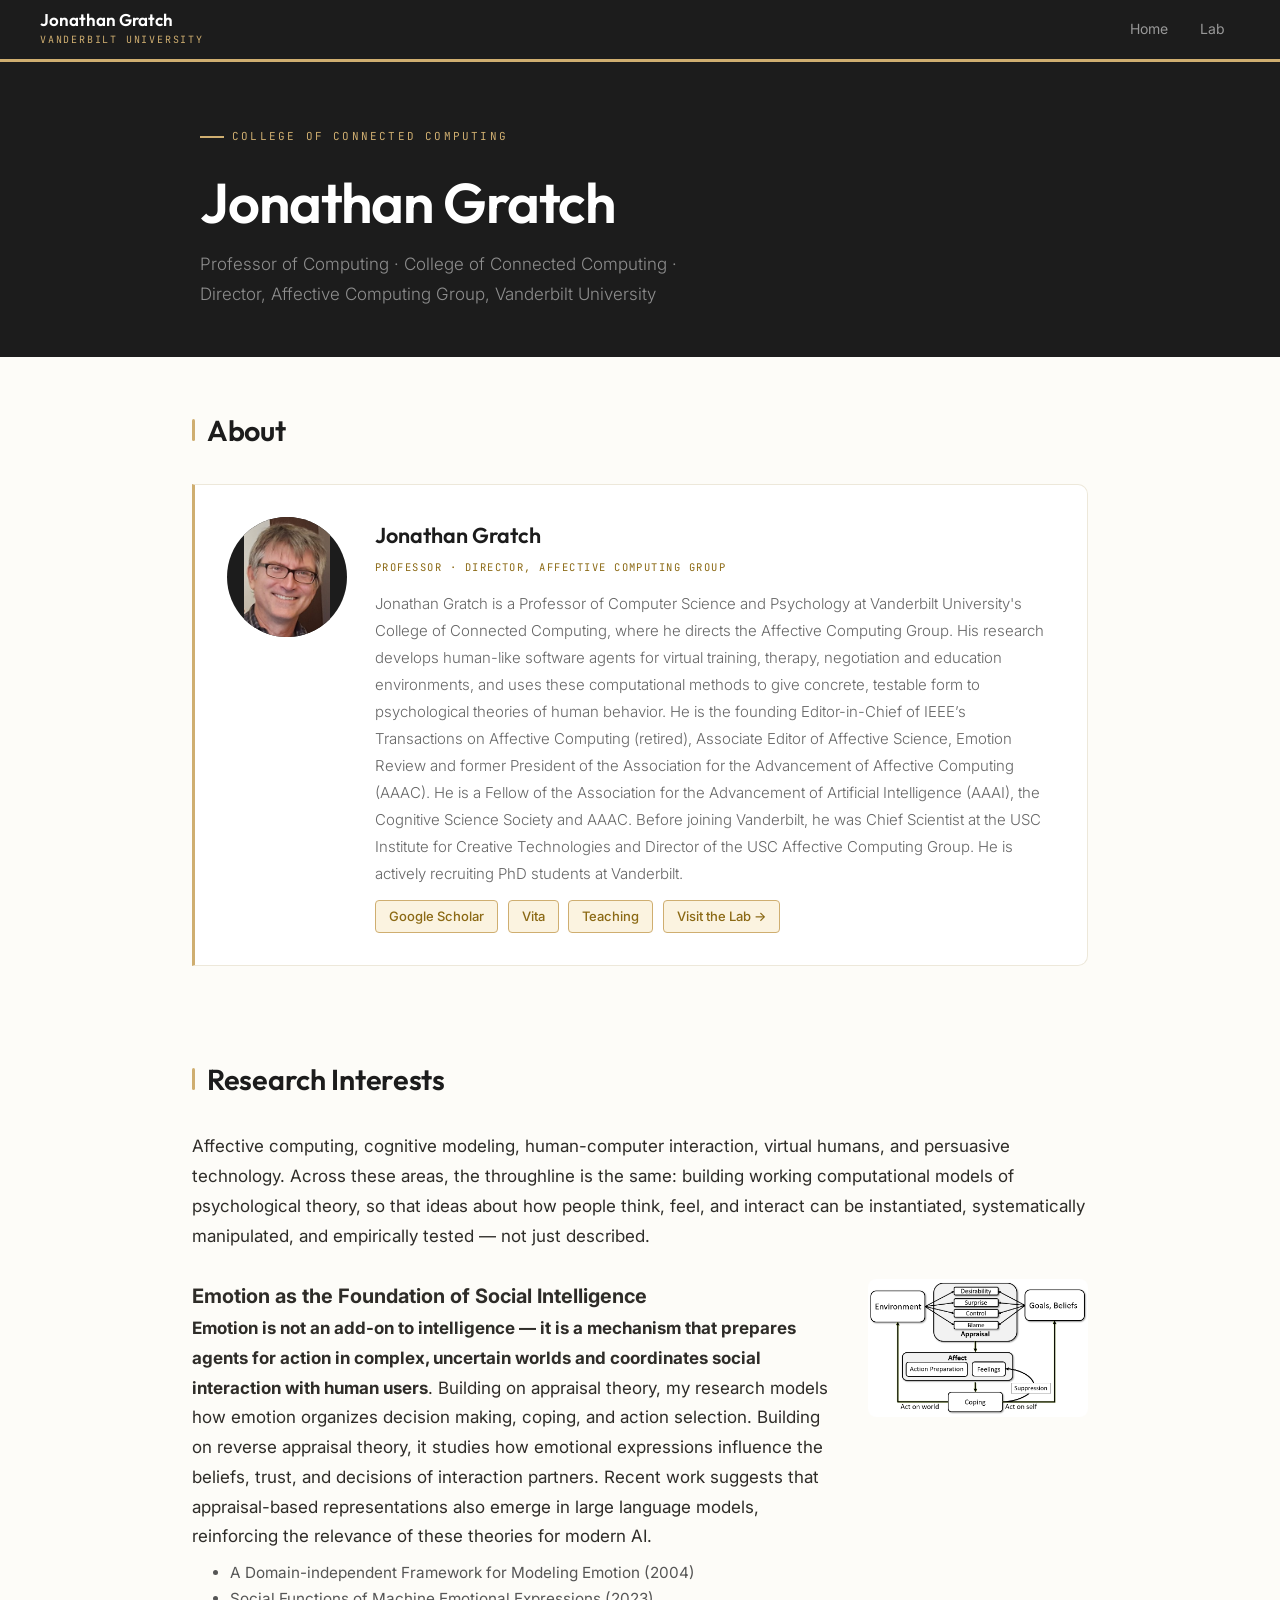
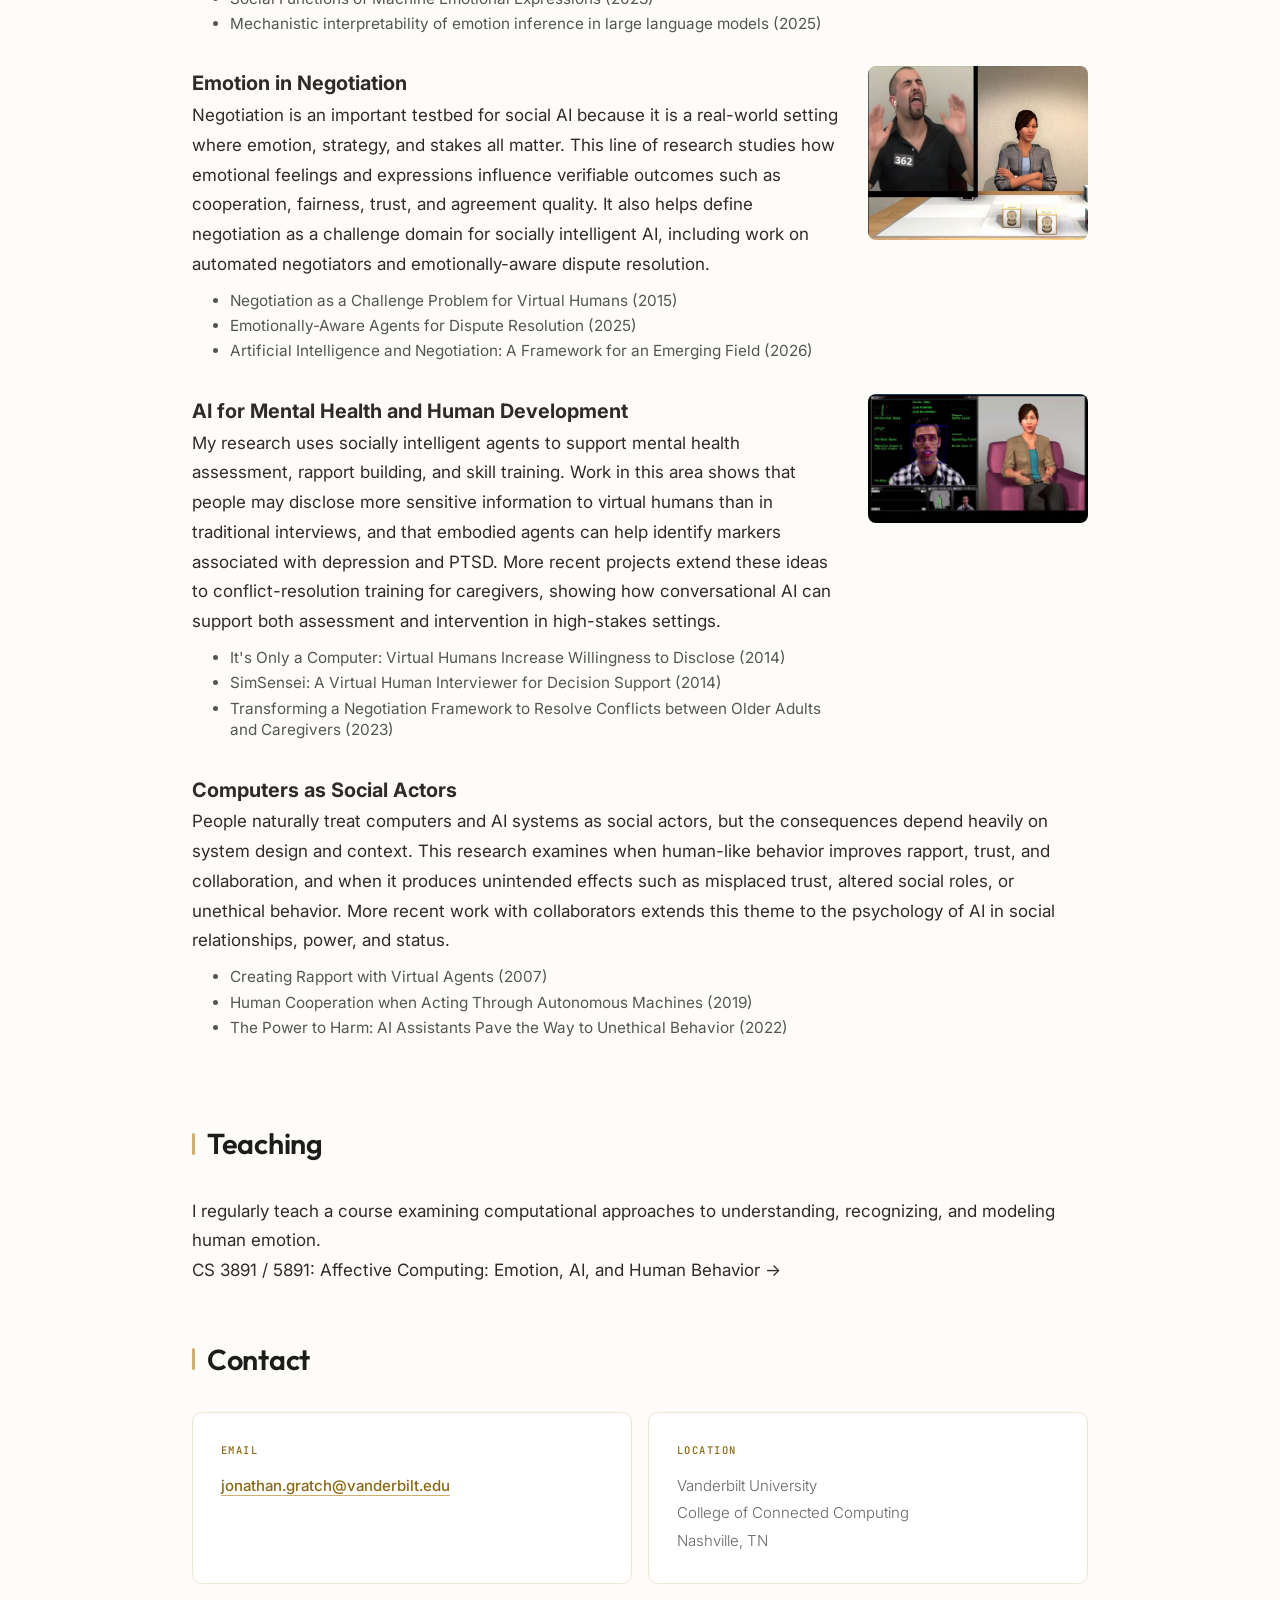
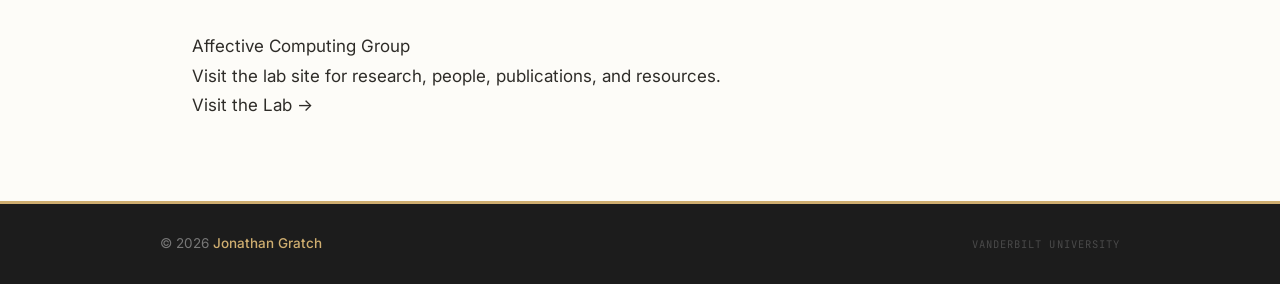
<file: index.html>
<!DOCTYPE html>
<html lang="en">
<head>
<meta charset="UTF-8" />
<meta name="viewport" content="width=device-width, initial-scale=1.0" />
<title>Jonathan Gratch — About</title>
<link rel="stylesheet" href="assets/css/main.css" />
<style>
  /* Layout for research topic images — kept separate/minimal so it doesn't
     conflict with anything already defined in main.css */
  .topic {
    display: flex;
    gap: 24px;
    align-items: flex-start;
    margin: 28px 0;
  }
  .topic-txt { flex: 1; }
  .topic-img {
    width: 220px;
    max-width: 40%;
    height: auto;
    border-radius: 8px;
    flex-shrink: 0;
  }
  .topic-pubs {
  margin: 10px 0 0 20px;    /* indent from paragraph */
  padding-left: 18px;       /* move bullets to the right */
  font-size: 0.90em;        /* slightly smaller text */
  color: #555;
  line-height: 1.4;
}

.topic-pubs li {
  margin-bottom: 4px;
}
  @media (max-width: 700px) {
    .topic { flex-direction: column; }
    .topic-img { width: 100%; max-width: 100%; }
  }
</style>
</head>
<body>

<nav>
  <a class="nav-brand" href="index.html">
    <span class="nav-main">Jonathan Gratch</span>
    <span class="nav-sub">Vanderbilt University</span>
  </a>
  <button class="nav-toggle" id="nav-toggle" aria-label="Toggle menu"><span></span><span></span><span></span></button>
  <ul class="nav-links" id="nav-links">
    <li><a href="index.html">Home</a></li>
    <li><a href="lab/index.html">Lab</a></li>
  </ul>
</nav>

<main>

  <div class="hero">
    <div class="hero-top">
      <div class="hero-kicker">
        <span class="kicker-line"></span>
        <span class="kicker-text">College of Connected Computing</span>
      </div>
      <h1>Jonathan Gratch</h1>
      <p class="hero-desc">Professor of Computing · College of Connected Computing · Director, Affective Computing Group, Vanderbilt University</p>
    </div>
  </div>

  <div class="pw">

    <section class="sec">
      <div class="sec-hd"><span class="sec-rule"></span><h2 class="sec-t">About</h2></div>
      <div class="pi-card">
        <div class="av">
          <img src="assets/img/jon3.jpg" alt="Jonathan Gratch" style="object-fit: contain; width: 100%; height: 100%;">
        </div>
        <div>
          <div class="pi-name">Jonathan Gratch</div>
          <div class="pi-role">Professor · Director, Affective Computing Group</div>
          <p class="pi-bio">Jonathan Gratch is a Professor of Computer Science and Psychology at Vanderbilt University's College of Connected Computing, 
            where he directs the Affective Computing Group. His research develops human-like software agents for virtual 
            training, therapy, negotiation and education environments, and uses these computational methods to give 
            concrete, testable form to psychological theories of human behavior.  He is the founding Editor-in-Chief of 
            IEEE’s Transactions on Affective Computing (retired), Associate Editor of Affective Science, Emotion Review 
            and former President of the Association for the Advancement of Affective Computing (AAAC). He is a Fellow of 
            the Association for the Advancement of Artificial Intelligence (AAAI), the Cognitive Science Society and AAAC. 
            Before joining  Vanderbilt, he was Chief Scientist at the USC Institute for Creative Technologies and 
            Director of the USC Affective Computing Group. 
            
            He is actively recruiting PhD students at Vanderbilt.</p>
          <div class="pi-lnks">
            <a href="https://scholar.google.com/citations?user=HF448PMAAAAJ&hl=en&oi=ao">Google Scholar</a>
            <a href="assets/pdf/Vita.pdf">Vita</a>
            <a href="#teaching">Teaching</a>            
            <a href="lab/index.html">Visit the Lab →</a>
          </div>
        </div>
      </div>
    </section>

    <section class="sec">
      <div class="sec-hd"><span class="sec-rule"></span><h2 class="sec-t">Research Interests</h2></div>
      <p>Affective computing, cognitive modeling, human-computer interaction, virtual humans, and persuasive technology. Across these areas, the throughline is the same: building working computational models of psychological theory, so that ideas about how people think, feel, and interact can be instantiated, systematically manipulated, and empirically tested — not just described.</p>

      <div class="topic">
        <div class="topic-txt">
          <h3>Emotion as the Foundation of Social Intelligence</h3>
          <p><b>Emotion is not an add-on to intelligence — it is a mechanism that prepares agents for action in 
            complex, uncertain worlds and coordinates social interaction with human users</b>. Building on 
            appraisal theory, my research models how emotion organizes decision making, coping, and action selection. Building 
            on reverse appraisal theory, it studies how emotional expressions influence the beliefs, trust, and decisions 
            of interaction partners. Recent work suggests that appraisal-based representations also emerge in large language 
            models, reinforcing the relevance of these theories for modern AI.</p>
          <ul class="topic-pubs">
            <li>A Domain-independent Framework for Modeling Emotion (2004)</li>
            <li>Social Functions of Machine Emotional Expressions (2023)</li>
            <li>Mechanistic interpretability of emotion inference in large language models (2025)</li>
          </ul>
        </div>
        <img class="topic-img" src="assets/img/emotion.jpg" alt="Emotion modeling research">
      </div>

      <div class="topic">
        <div class="topic-txt">
          <h3>Emotion in Negotiation</h3>
          <p>Negotiation is an important testbed for social AI because it is a real-world setting where emotion,
            strategy, and stakes all matter. This line of research studies how emotional feelings and expressions 
            influence verifiable outcomes such as cooperation, fairness, trust, and agreement quality. It also helps 
            define negotiation as a challenge domain for socially intelligent AI, including work on automated negotiators 
            and emotionally-aware dispute resolution.
          </p>
          <ul class="topic-pubs">
            <li>Negotiation as a Challenge Problem for Virtual Humans (2015)</li>
            <li>Emotionally-Aware Agents for Dispute Resolution (2025)</li>
            <li> Artificial Intelligence and Negotiation: A Framework for an Emerging Field (2026)</li>
          </ul>
        </div>
        <img class="topic-img" src="assets/img/negotiation.jpg" alt="Virtual humans research">
      </div>

      <div class="topic">
        <div class="topic-txt">
          <h3>AI for Mental Health and Human Development</h3>
          <p>
            My research uses socially intelligent agents to support mental health assessment, rapport building, and 
            skill training. Work in this area shows that people may disclose more sensitive information to virtual 
            humans than in traditional interviews, and that embodied agents can help identify markers associated with 
            depression and PTSD. More recent projects extend these ideas to conflict-resolution training for caregivers, 
            showing how conversational AI can support both assessment and intervention in high-stakes settings.
          </p>
           <ul class="topic-pubs">
            <li>It's Only a Computer: Virtual Humans Increase Willingness to Disclose (2014)</li>
            <li>SimSensei: A Virtual Human Interviewer for Decision Support (2014)</li>
            <li>Transforming a Negotiation Framework to Resolve Conflicts between Older Adults and Caregivers (2023)</li>
          </ul>
        </div>
        <img class="topic-img" src="assets/img/ellie.png" alt="Rapport research">
      </div>

      <div class="topic">
        <div class="topic-txt">
          <h3>Computers as Social Actors</h3>
          <p>
             People naturally treat computers and AI systems as social actors, but the consequences depend heavily on system
  design and context. This research examines when human-like behavior improves rapport, trust, and collaboration, and
  when it produces unintended effects such as misplaced trust, altered social roles, or unethical behavior.
  More recent work with collaborators extends this theme to the psychology of AI in social relationships, power,
  and status.
          </p>
          <ul class="topic-pubs">
            <li>Creating Rapport with Virtual Agents (2007)</li>
            <li>Human Cooperation when Acting Through Autonomous Machines (2019)</li>
            <li>The Power to Harm: AI Assistants Pave the Way to Unethical Behavior (2022)</li>
          </ul>
        </div>
      </div>
    </section>

<!--     <section id="teaching" class="sec">
      <div class="sec-hd"><span class="sec-rule"></span><h2 class="sec-t">Teaching</h2></div>
      <p>I am not yet teaching at Vanderbilt but I regularly teach a course on Affective Computing</p>
      <a href="assets/pdf/CSCI534-Syllabus.pdf" class="btn-pdf">Syllabus (PDF)</a>
    </section> -->
    
    <section id="teaching" class="sec">
      <div class="sec-hd"><span class="sec-rule"></span><h2 class="sec-t">Teaching</h2></div>
      <p>I regularly teach a course examining computational approaches to understanding, recognizing, and modeling human emotion.</p>

<a href="teaching/affective-computing.html" class="btn-pdf">
  CS 3891 / 5891: Affective Computing: Emotion, AI, and Human Behavior →
</a>
   </section>

    <section class="sec">
      <div class="sec-hd"><span class="sec-rule"></span><h2 class="sec-t">Contact</h2></div>
      <div class="c-grid">
        <div class="c-blk">
          <div class="c-lbl">Email</div>
          <p><a href="mailto:jonathan.gratch@vanderbilt.edu">jonathan.gratch@vanderbilt.edu</a></p>
        </div>
        <div class="c-blk">
          <div class="c-lbl">Location</div>
          <p>Vanderbilt University<br>College of Connected Computing<br>Nashville, TN</p>
        </div>
      </div>
    </section>

    <section class="sec">
      <div class="lab-cta">
        <div>
          <div class="lab-cta-t">Affective Computing Group</div>
          <div class="lab-cta-d">Visit the lab site for research, people, publications, and resources.</div>
        </div>
        <a class="lab-cta-btn" href="lab/index.html">Visit the Lab →</a>
      </div>
    </section>

  </div>
</main>

<footer>
  <div class="footer-inner">
    <span class="f-l">© 2026 <strong>Jonathan Gratch</strong></span>
    <span class="f-r">Vanderbilt University</span>
  </div>
</footer>

<script>
document.getElementById("nav-toggle").addEventListener("click", function() {
  this.classList.toggle("open");
  document.getElementById("nav-links").classList.toggle("open");
});
</script>

</body>
</html>
</file>
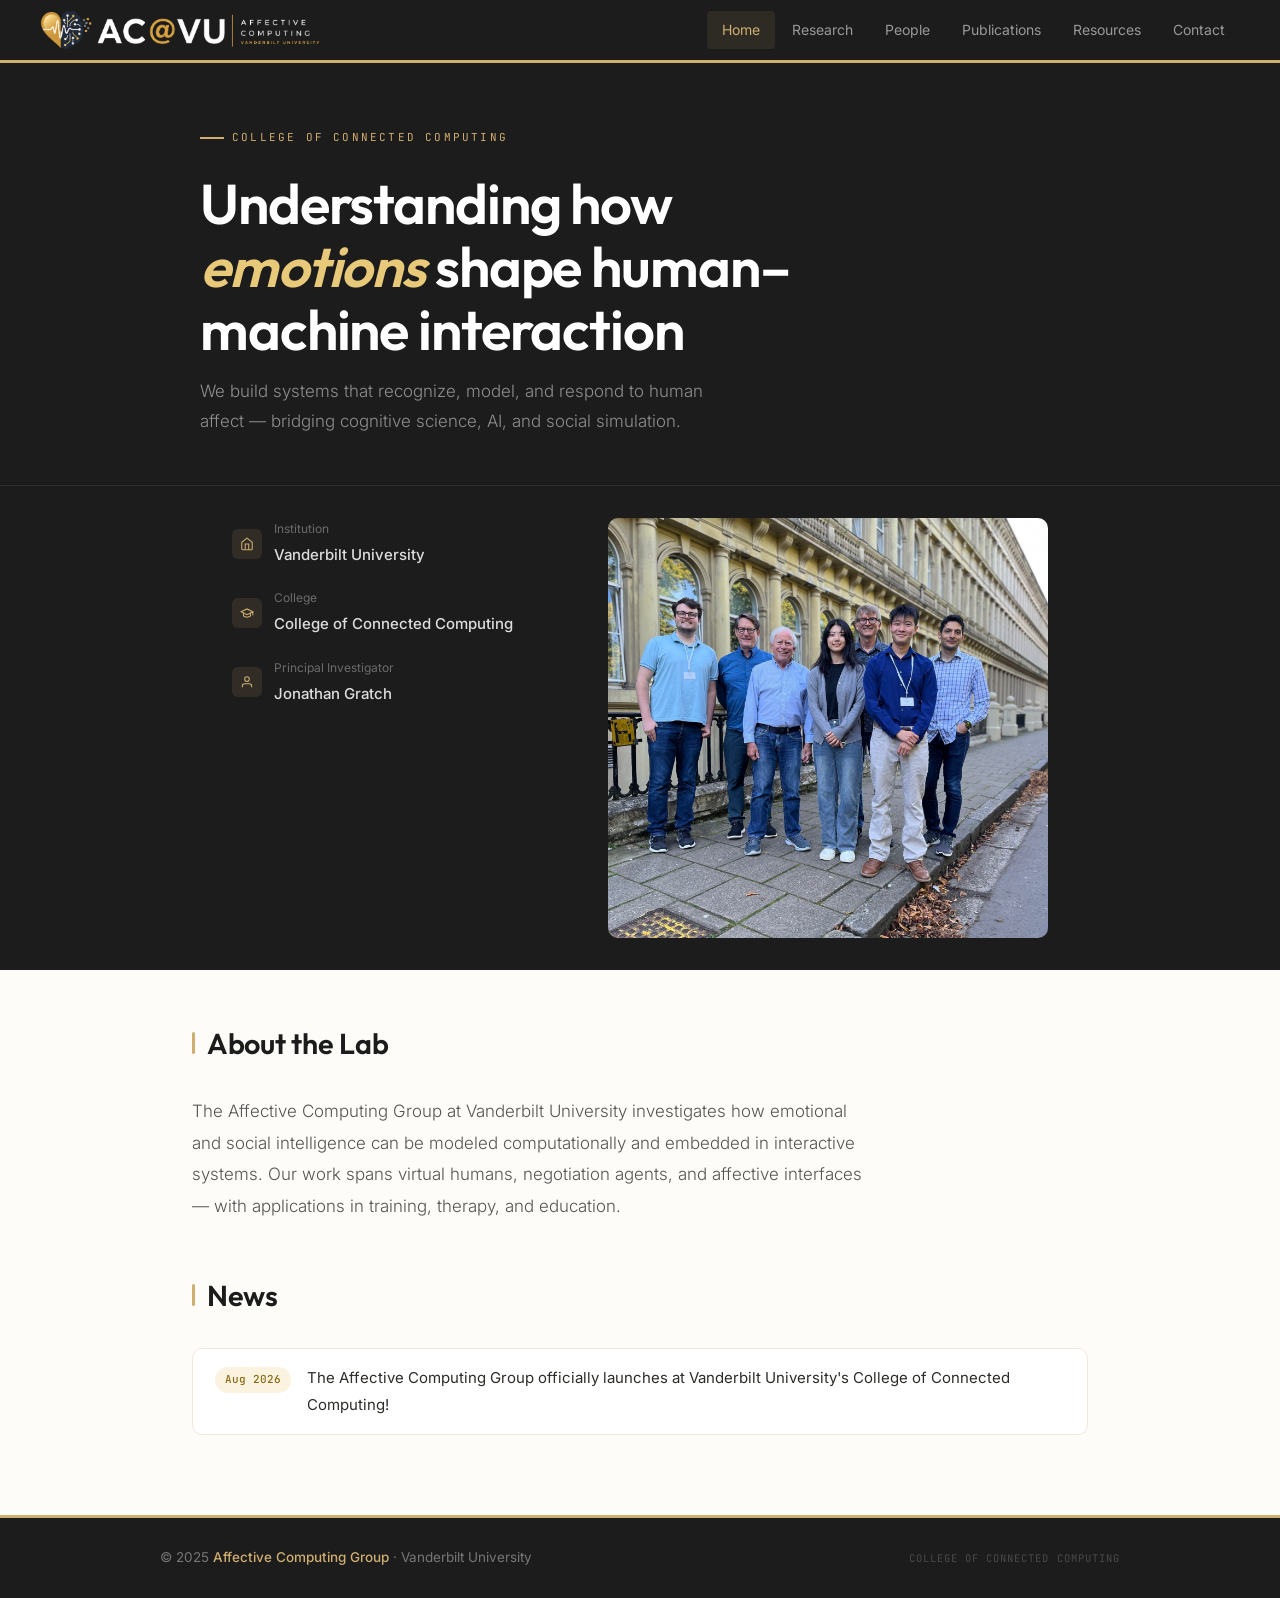
<file: lab/index.html>
<!DOCTYPE html>
<html lang="en">
<head>
  <meta charset="UTF-8" />
  <meta name="viewport" content="width=device-width, initial-scale=1.0" />
  <title>Affective Computing Group — Vanderbilt University</title>
  <link rel="stylesheet" href="assets/css/main.css" />
</head>
<body>

<nav>
  <a class="nav-brand" href="index.html">
    <img class="nav-logo" src="assets/img/acvu-logo-nav.png" alt="AC@VU — Affective Computing Group, Vanderbilt University">
  </a>
  <button class="nav-toggle" id="nav-toggle" aria-label="Toggle menu"><span></span><span></span><span></span></button>
  <ul class="nav-links" id="nav-links">
    <li><a href="index.html" class="active">Home</a></li>
    <li><a href="research.html">Research</a></li>
    <li><a href="people.html">People</a></li>
    <li><a href="publications.html">Publications</a></li>
    <li><a href="resources.html">Resources</a></li>
    <li><a href="contact.html">Contact</a></li>
  </ul>
</nav>

<main>
  <div class="hero">
    <div class="hero-top">
      <div class="hero-kicker">
        <span class="kicker-line"></span>
        <span class="kicker-text">College of Connected Computing</span>
      </div>
      <h1>Understanding how <em>emotions</em> shape human–machine interaction</h1>
      <p class="hero-desc">We build systems that recognize, model, and respond to human affect — bridging cognitive science, AI, and social simulation.</p>
    </div>
    <div class="hero-bottom">
      <div class="hero-bottom-inner">
        <div class="hero-meta-strip">
          <div class="meta-row">
            <div class="meta-icon">
              <svg viewBox="0 0 24 24"><path d="M3 9l9-7 9 7v11a2 2 0 0 1-2 2H5a2 2 0 0 1-2-2z"/><polyline points="9 22 9 12 15 12 15 22"/></svg>
            </div>
            <div>
              <span class="meta-label">Institution</span>
              <span class="meta-val">Vanderbilt University</span>
            </div>
          </div>
          <div class="meta-row">
            <div class="meta-icon">
              <svg viewBox="0 0 24 24"><path d="M22 10v6M2 10l10-5 10 5-10 5z"/><path d="M6 12v5c3 3 9 3 12 0v-5"/></svg>
            </div>
            <div>
              <span class="meta-label">College</span>
              <span class="meta-val">College of Connected Computing</span>
            </div>
          </div>
          <div class="meta-row">
            <div class="meta-icon">
              <svg viewBox="0 0 24 24"><path d="M20 21v-2a4 4 0 0 0-4-4H8a4 4 0 0 0-4 4v2"/><circle cx="12" cy="7" r="4"/></svg>
            </div>
            <div>
              <span class="meta-label">Principal Investigator</span>
              <span class="meta-val">Jonathan Gratch</span>
            </div>
          </div>
        </div>
        <div class="photo-grid">
          <div class="ph ph-main" id="slideshow">
            <img src="assets/img/ACII-2024.jpg" alt="Lab photo">
            <div class="slide-dots" id="slide-dots"></div>
          </div>
        </div>
      </div>
    </div>
  </div>

  <div class="pw">
    <section class="sec">
      <div class="sec-hd"><span class="sec-rule"></span><h2 class="sec-t">About the Lab</h2></div>
      <p class="about-text">The Affective Computing Group at Vanderbilt University investigates how emotional and social intelligence can be modeled computationally and embedded in interactive systems. Our work spans virtual humans, negotiation agents, and affective interfaces — with applications in training, therapy, and education.</p>
    </section>

    <section class="sec">
      <div class="sec-hd"><span class="sec-rule"></span><h2 class="sec-t">News</h2></div>
      <div class="news-list">
        <div class="news-item">
          <span class="news-date">Aug 2026</span>
          <span class="news-txt">The Affective Computing Group officially launches at Vanderbilt University's College of Connected Computing!</span>
      </div>
    </section>
  </div>
</main>

<footer>
  <div class="footer-inner">
    <span class="f-l">© 2025 <strong>Affective Computing Group</strong> · Vanderbilt University</span>
    <span class="f-r">College of Connected Computing</span>
  </div>
</footer>

<script>
  (function() {
    const show = document.getElementById('slideshow');
    if (!show) return;
    const imgs = show.querySelectorAll('img');
    if (imgs.length <= 1) { if(imgs[0]) imgs[0].classList.add('slide-active'); return; }
    const dotsEl = document.getElementById('slide-dots');
    let cur = 0;

    imgs.forEach((_, i) => {
      const d = document.createElement('span');
      d.className = 'slide-dot' + (i === 0 ? ' active' : '');
      d.onclick = () => go(i);
      dotsEl.appendChild(d);
    });

    function go(n) {
      imgs[cur].classList.remove('slide-active');
      dotsEl.children[cur].classList.remove('active');
      cur = n;
      imgs[cur].classList.add('slide-active');
      dotsEl.children[cur].classList.add('active');
    }

    imgs[0].classList.add('slide-active');
    setInterval(() => go((cur + 1) % imgs.length), 4000);
  })();
</script>
<script>
  document.getElementById("nav-toggle").addEventListener("click", function() {
    this.classList.toggle("open");
    document.getElementById("nav-links").classList.toggle("open");
  });
</script>
</body>
</html>
</file>
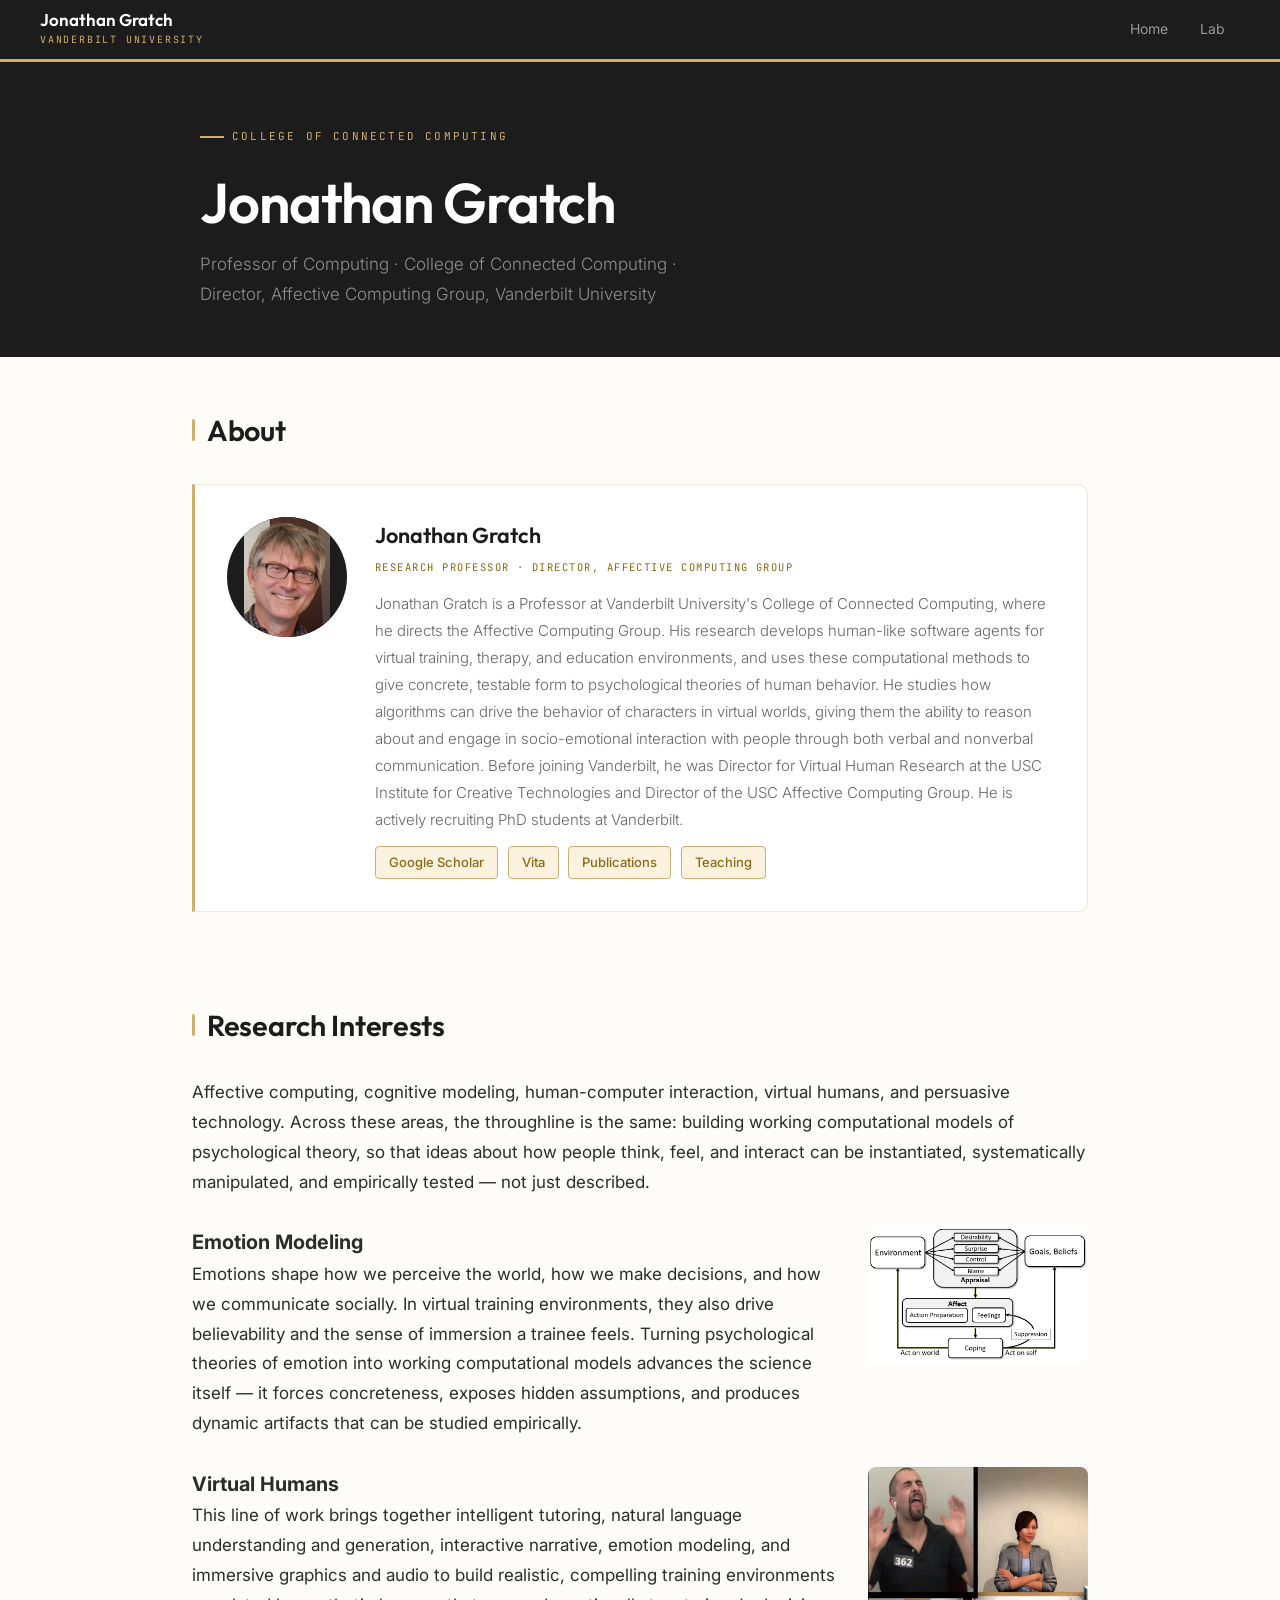
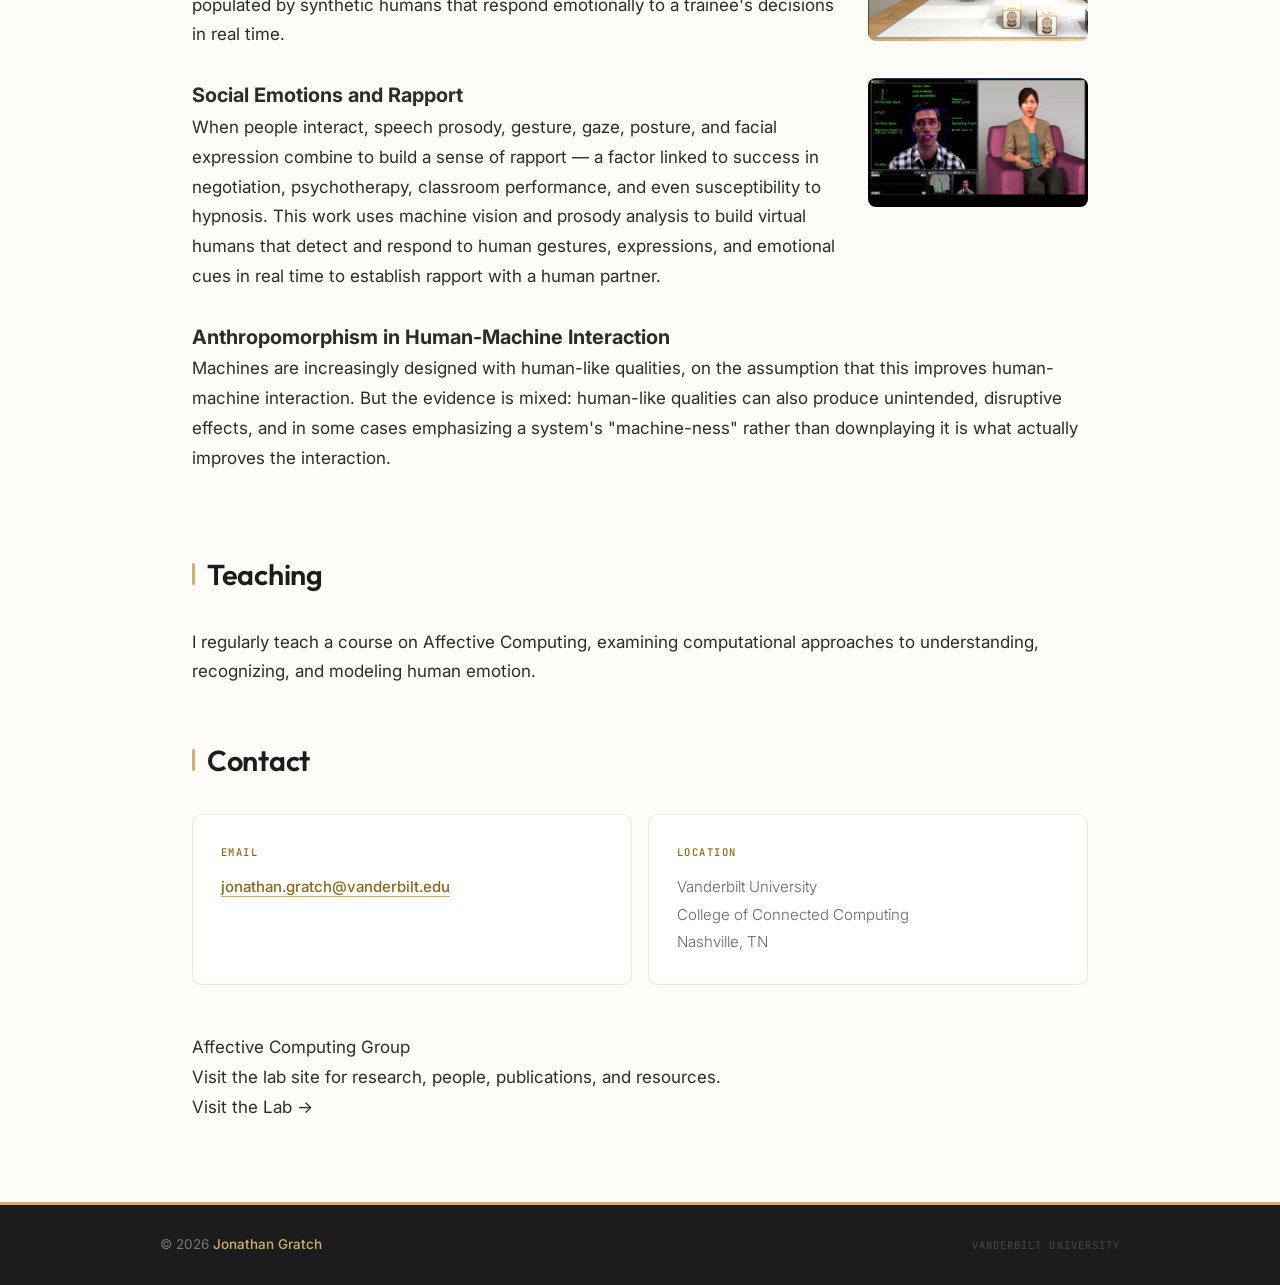
<file: aboutme - Copy.html>
<!DOCTYPE html>
<html lang="en">
<head>
<meta charset="UTF-8" />
<meta name="viewport" content="width=device-width, initial-scale=1.0" />
<title>Jonathan Gratch — About</title>
<link rel="stylesheet" href="assets/css/main.css" />
<style>
  /* Layout for research topic images — kept separate/minimal so it doesn't
     conflict with anything already defined in main.css */
  .topic {
    display: flex;
    gap: 24px;
    align-items: flex-start;
    margin: 28px 0;
  }
  .topic-txt { flex: 1; }
  .topic-img {
    width: 220px;
    max-width: 40%;
    height: auto;
    border-radius: 8px;
    flex-shrink: 0;
  }
  @media (max-width: 700px) {
    .topic { flex-direction: column; }
    .topic-img { width: 100%; max-width: 100%; }
  }
</style>
</head>
<body>

<nav>
  <a class="nav-brand" href="index.html">
    <span class="nav-main">Jonathan Gratch</span>
    <span class="nav-sub">Vanderbilt University</span>
  </a>
  <button class="nav-toggle" id="nav-toggle" aria-label="Toggle menu"><span></span><span></span><span></span></button>
  <ul class="nav-links" id="nav-links">
    <li><a href="index.html">Home</a></li>
    <li><a href="lab/index.html">Lab</a></li>
  </ul>
</nav>

<main>

  <div class="hero">
    <div class="hero-top">
      <div class="hero-kicker">
        <span class="kicker-line"></span>
        <span class="kicker-text">College of Connected Computing</span>
      </div>
      <h1>Jonathan Gratch</h1>
      <p class="hero-desc">Professor of Computing · College of Connected Computing · Director, Affective Computing Group, Vanderbilt University</p>
    </div>
  </div>

  <div class="pw">

    <section class="sec">
      <div class="sec-hd"><span class="sec-rule"></span><h2 class="sec-t">About</h2></div>
      <div class="pi-card">
        <div class="av">
          <img src="assets/img/jon3.jpg" alt="Jonathan Gratch" style="object-fit: contain; width: 100%; height: 100%;">
        </div>
        <div>
          <div class="pi-name">Jonathan Gratch</div>
          <div class="pi-role">Research Professor · Director, Affective Computing Group</div>
          <p class="pi-bio">Jonathan Gratch is a Professor at Vanderbilt University's College of Connected Computing, where he directs the Affective Computing Group. His research develops human-like software agents for virtual training, therapy, and education environments, and uses these computational methods to give concrete, testable form to psychological theories of human behavior. He studies how algorithms can drive the behavior of characters in virtual worlds, giving them the ability to reason about and engage in socio-emotional interaction with people through both verbal and nonverbal communication. Before joining Vanderbilt, he was Director for Virtual Human Research at the USC Institute for Creative Technologies and Director of the USC Affective Computing Group. He is actively recruiting PhD students at Vanderbilt.</p>
          <div class="pi-lnks">
            <a href="https://scholar.google.com/citations?user=HF448PMAAAAJ&hl=en&oi=ao" target="_blank">Google Scholar</a>
            <a href="assets/pdf/Vita.pdf" target="_blank">Vita</a>
            <a href="https://people.ict.usc.edu/~gratch/public_html/pubs.html" target="_blank">Publications</a>
            <a href="#teaching">Teaching</a>
          </div>
        </div>
      </div>
    </section>

    <section class="sec">
      <div class="sec-hd"><span class="sec-rule"></span><h2 class="sec-t">Research Interests</h2></div>
      <p>Affective computing, cognitive modeling, human-computer interaction, virtual humans, and persuasive technology. Across these areas, the throughline is the same: building working computational models of psychological theory, so that ideas about how people think, feel, and interact can be instantiated, systematically manipulated, and empirically tested — not just described.</p>

      <div class="topic">
        <div class="topic-txt">
          <h3>Emotion Modeling</h3>
          <p>Emotions shape how we perceive the world, how we make decisions, and how we communicate socially. In virtual training environments, they also drive believability and the sense of immersion a trainee feels. Turning psychological theories of emotion into working computational models advances the science itself — it forces concreteness, exposes hidden assumptions, and produces dynamic artifacts that can be studied empirically.</p>
        </div>
        <img class="topic-img" src="assets/img/emotion.jpg" alt="Emotion modeling research">
      </div>

      <div class="topic">
        <div class="topic-txt">
          <h3>Virtual Humans</h3>
          <p>This line of work brings together intelligent tutoring, natural language understanding and generation, interactive narrative, emotion modeling, and immersive graphics and audio to build realistic, compelling training environments populated by synthetic humans that respond emotionally to a trainee's decisions in real time.</p>
        </div>
        <img class="topic-img" src="assets/img/negotiation.jpg" alt="Virtual humans research">
      </div>

      <div class="topic">
        <div class="topic-txt">
          <h3>Social Emotions and Rapport</h3>
          <p>When people interact, speech prosody, gesture, gaze, posture, and facial expression combine to build a sense of rapport — a factor linked to success in negotiation, psychotherapy, classroom performance, and even susceptibility to hypnosis. This work uses machine vision and prosody analysis to build virtual humans that detect and respond to human gestures, expressions, and emotional cues in real time to establish rapport with a human partner.</p>
        </div>
        <img class="topic-img" src="assets/img/ellie.png" alt="Rapport research">
      </div>

      <div class="topic">
        <div class="topic-txt">
          <h3>Anthropomorphism in Human-Machine Interaction</h3>
          <p>Machines are increasingly designed with human-like qualities, on the assumption that this improves human-machine interaction. But the evidence is mixed: human-like qualities can also produce unintended, disruptive effects, and in some cases emphasizing a system's "machine-ness" rather than downplaying it is what actually improves the interaction.</p>
        </div>
      </div>
    </section>

<section id="teaching" class="sec">
  <div class="sec-hd">
    <span class="sec-rule"></span>
    <h2 class="sec-t">Teaching</h2>
  </div>

  <p>
    I regularly teach a course on 
    <a href="teaching/affective-computing.html">Affective Computing</a>,
    examining computational approaches to understanding, recognizing,
    and modeling human emotion.
  </p>
</section>

    <section class="sec">
      <div class="sec-hd"><span class="sec-rule"></span><h2 class="sec-t">Contact</h2></div>
      <div class="c-grid">
        <div class="c-blk">
          <div class="c-lbl">Email</div>
          <p><a href="mailto:jonathan.gratch@vanderbilt.edu">jonathan.gratch@vanderbilt.edu</a></p>
        </div>
        <div class="c-blk">
          <div class="c-lbl">Location</div>
          <p>Vanderbilt University<br>College of Connected Computing<br>Nashville, TN</p>
        </div>
      </div>
    </section>

    <section class="sec">
      <div class="lab-cta">
        <div>
          <div class="lab-cta-t">Affective Computing Group</div>
          <div class="lab-cta-d">Visit the lab site for research, people, publications, and resources.</div>
        </div>
        <a class="lab-cta-btn" href="lab/index.html">Visit the Lab →</a>
      </div>
    </section>

  </div>
</main>

<footer>
  <div class="footer-inner">
    <span class="f-l">© 2026 <strong>Jonathan Gratch</strong></span>
    <span class="f-r">Vanderbilt University</span>
  </div>
</footer>

<script>
document.getElementById("nav-toggle").addEventListener("click", function() {
  this.classList.toggle("open");
  document.getElementById("nav-links").classList.toggle("open");
});
</script>

</body>
</html>
</file>
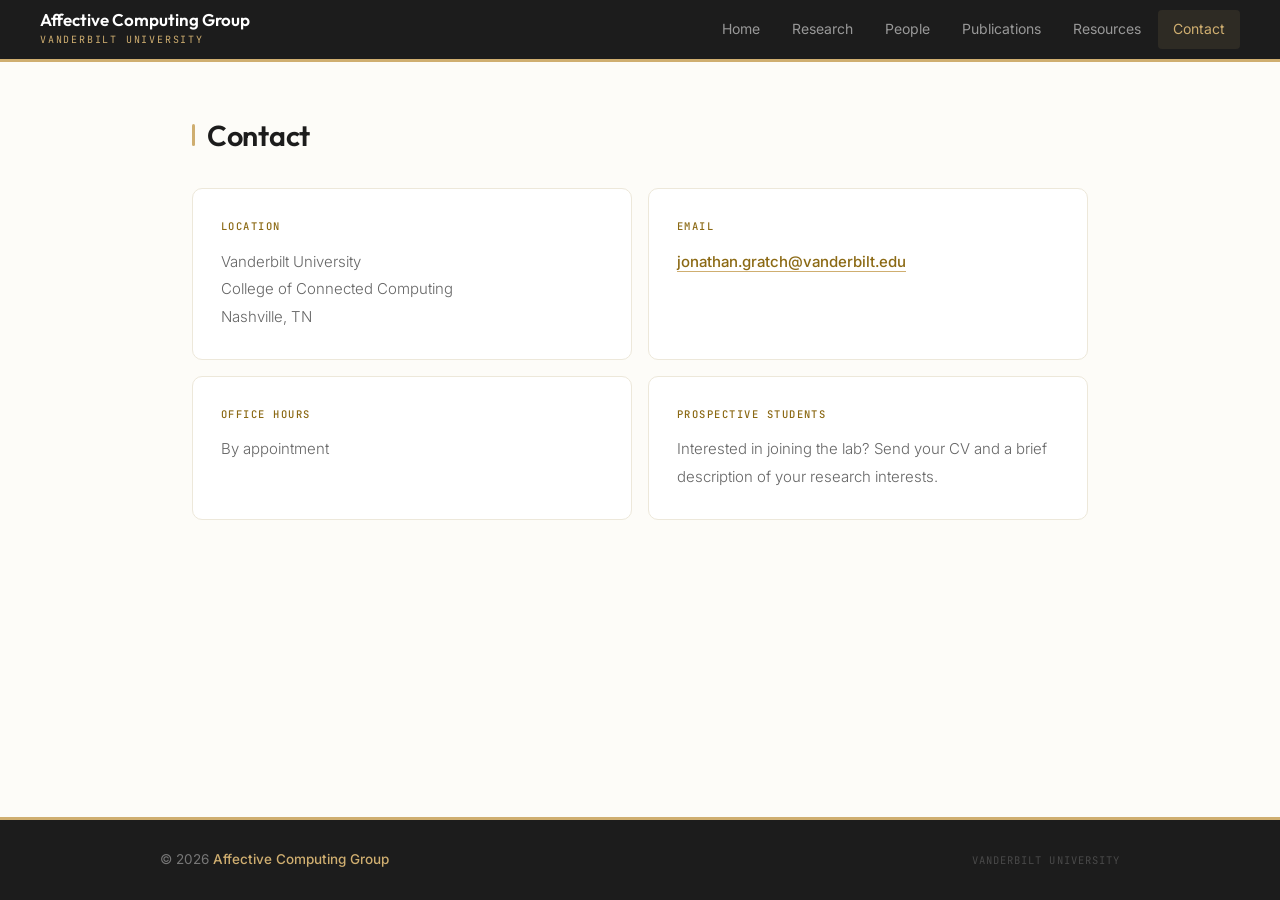
<file: contact.html>
<!DOCTYPE html>
<html lang="en">
<head>
  <meta charset="UTF-8" />
  <meta name="viewport" content="width=device-width, initial-scale=1.0" />
  <title>Contact — Affective Computing Group</title>
  <link rel="stylesheet" href="assets/css/main.css" />
</head>
<body>

<nav>
  <a class="nav-brand" href="index.html">
    <span class="nav-main">Affective Computing Group</span>
    <span class="nav-sub">Vanderbilt University</span>
  </a>
  <button class="nav-toggle" id="nav-toggle" aria-label="Toggle menu"><span></span><span></span><span></span></button>
  <ul class="nav-links" id="nav-links">
    <li><a href="index.html">Home</a></li>
    <li><a href="research.html">Research</a></li>
    <li><a href="people.html">People</a></li>
    <li><a href="publications.html">Publications</a></li>
    <li><a href="resources.html">Resources</a></li>
    <li><a href="contact.html" class="active">Contact</a></li>
  </ul>
</nav>

<main>
  <div class="pw">
    <section class="sec">
      <div class="sec-hd"><span class="sec-rule"></span><h2 class="sec-t">Contact</h2></div>
      <div class="c-grid">
        <div class="c-blk">
          <div class="c-lbl">Location</div>
          <p>Vanderbilt University<br>College of Connected Computing<br>Nashville, TN</p>
        </div>
        <div class="c-blk">
          <div class="c-lbl">Email</div>
          <p><a href="mailto:jonathan.gratch@vanderbilt.edu">jonathan.gratch@vanderbilt.edu</a></p>
        </div>
        <div class="c-blk">
          <div class="c-lbl">Office Hours</div>
          <p>By appointment</p>
        </div>
        <div class="c-blk">
          <div class="c-lbl">Prospective Students</div>
          <p>Interested in joining the lab? Send your CV and a brief description of your research interests.</p>
        </div>
      </div>
    </section>
  </div>
</main>

<footer>
  <div class="footer-inner">
    <span class="f-l">© 2026 <strong>Affective Computing Group</strong></span>
    <span class="f-r">Vanderbilt University</span>
  </div>
</footer>

<script>
  const toggle = document.getElementById('nav-toggle');
  const links = document.getElementById('nav-links');
  toggle.addEventListener('click', () => {
    toggle.classList.toggle('open');
    links.classList.toggle('open');
  });
</script>

</body>
</html>
</file>
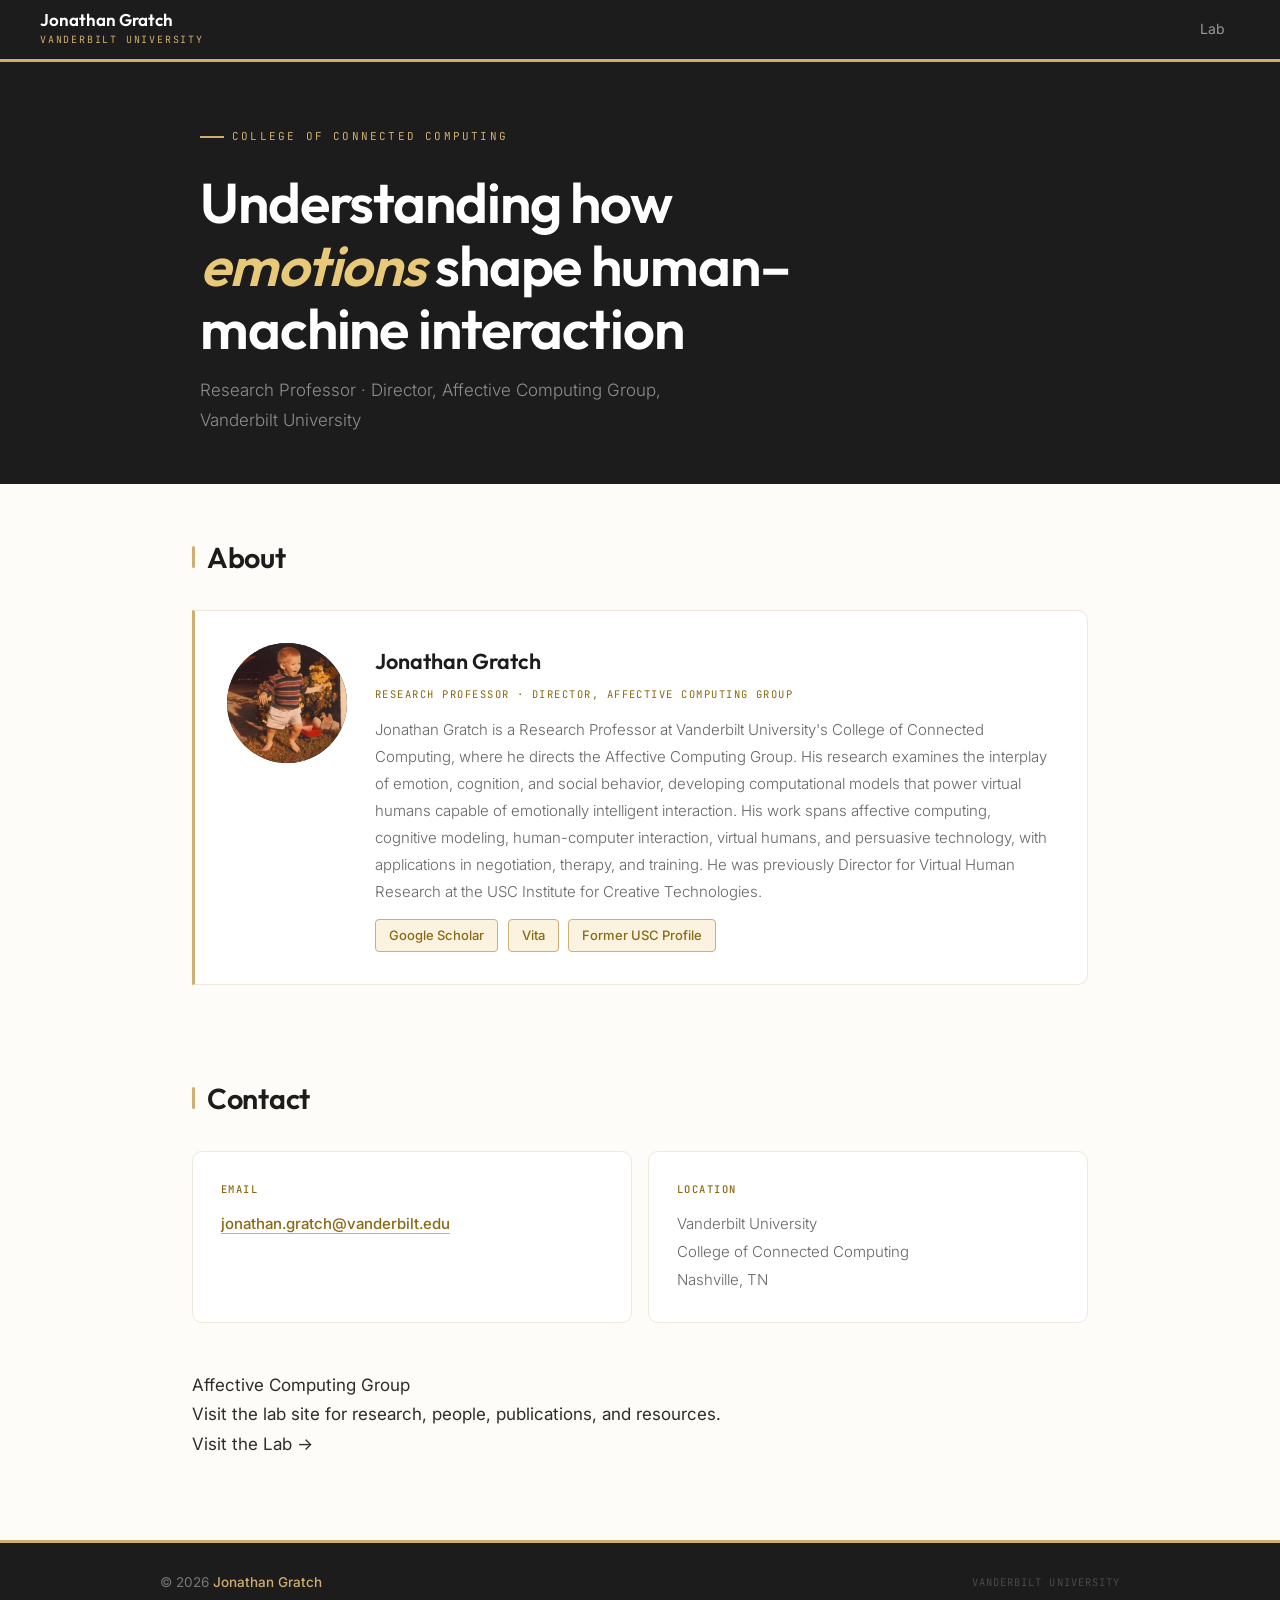
<file: index.old.html>
<!DOCTYPE html>
<html lang="en">
<head>
  <meta charset="UTF-8" />
  <meta name="viewport" content="width=device-width, initial-scale=1.0" />
  <title>Jonathan Gratch</title>
  <link rel="stylesheet" href="assets/css/main.css" />
</head>
<body>

<nav>
  <a class="nav-brand" href="index.html">
    <span class="nav-main">Jonathan Gratch</span>
    <span class="nav-sub">Vanderbilt University</span>
  </a>
  <button class="nav-toggle" id="nav-toggle" aria-label="Toggle menu"><span></span><span></span><span></span></button>
  <ul class="nav-links" id="nav-links">
    <li><a href="lab/index.html">Lab</a></li>
  </ul>
</nav>

<main>
  <div class="hero">
    <div class="hero-top">
      <div class="hero-kicker">
        <span class="kicker-line"></span>
        <span class="kicker-text">College of Connected Computing</span>
      </div>
      <h1>Understanding how <em>emotions</em> shape human–machine interaction</h1>
      <p class="hero-desc">Research Professor · Director, Affective Computing Group, Vanderbilt University</p>
    </div>
  </div>

  <div class="pw">
    <section class="sec">
      <div class="sec-hd"><span class="sec-rule"></span><h2 class="sec-t">About</h2></div>
      <div class="pi-card">
        <div class="av">
          <img src="assets/img/Jon-temp.jpg" alt="Jonathan Gratch">
        </div>
        <div>
          <div class="pi-name">Jonathan Gratch</div>
          <div class="pi-role">Research Professor · Director, Affective Computing Group</div>
          <p class="pi-bio">Jonathan Gratch is a Research Professor at Vanderbilt University's College of Connected Computing, where he directs the Affective Computing Group. His research examines the interplay of emotion, cognition, and social behavior, developing computational models that power virtual humans capable of emotionally intelligent interaction. His work spans affective computing, cognitive modeling, human-computer interaction, virtual humans, and persuasive technology, with applications in negotiation, therapy, and training. He was previously Director for Virtual Human Research at the USC Institute for Creative Technologies.</p>
          <div class="pi-lnks">
            <a href="https://scholar.google.com/citations?user=HF448PMAAAAJ&hl=en&oi=ao" target="_blank">Google Scholar</a>
            <a href="https://people.ict.usc.edu/~gratch/Vita.pdf" target="_blank">Vita</a>
            <a href="https://people.ict.usc.edu/~gratch/" target="_blank">Former USC Profile</a>
          </div>
        </div>
      </div>
    </section>

    <section class="sec">
      <div class="sec-hd"><span class="sec-rule"></span><h2 class="sec-t">Contact</h2></div>
      <div class="c-grid">
        <div class="c-blk">
          <div class="c-lbl">Email</div>
          <p><a href="mailto:jonathan.gratch@vanderbilt.edu">jonathan.gratch@vanderbilt.edu</a></p>
        </div>
        <div class="c-blk">
          <div class="c-lbl">Location</div>
          <p>Vanderbilt University<br>College of Connected Computing<br>Nashville, TN</p>
        </div>
      </div>
    </section>

    <section class="sec">
      <div class="lab-cta">
        <div>
          <div class="lab-cta-t">Affective Computing Group</div>
          <div class="lab-cta-d">Visit the lab site for research, people, publications, and resources.</div>
        </div>
        <a class="lab-cta-btn" href="lab/index.html">Visit the Lab →</a>
      </div>
    </section>
  </div>
</main>

<footer>
  <div class="footer-inner">
    <span class="f-l">© 2026 <strong>Jonathan Gratch</strong></span>
    <span class="f-r">Vanderbilt University</span>
  </div>
</footer>

<script>
  document.getElementById("nav-toggle").addEventListener("click", function() {
    this.classList.toggle("open");
    document.getElementById("nav-links").classList.toggle("open");
  });
</script>
</body>
</html>
</file>
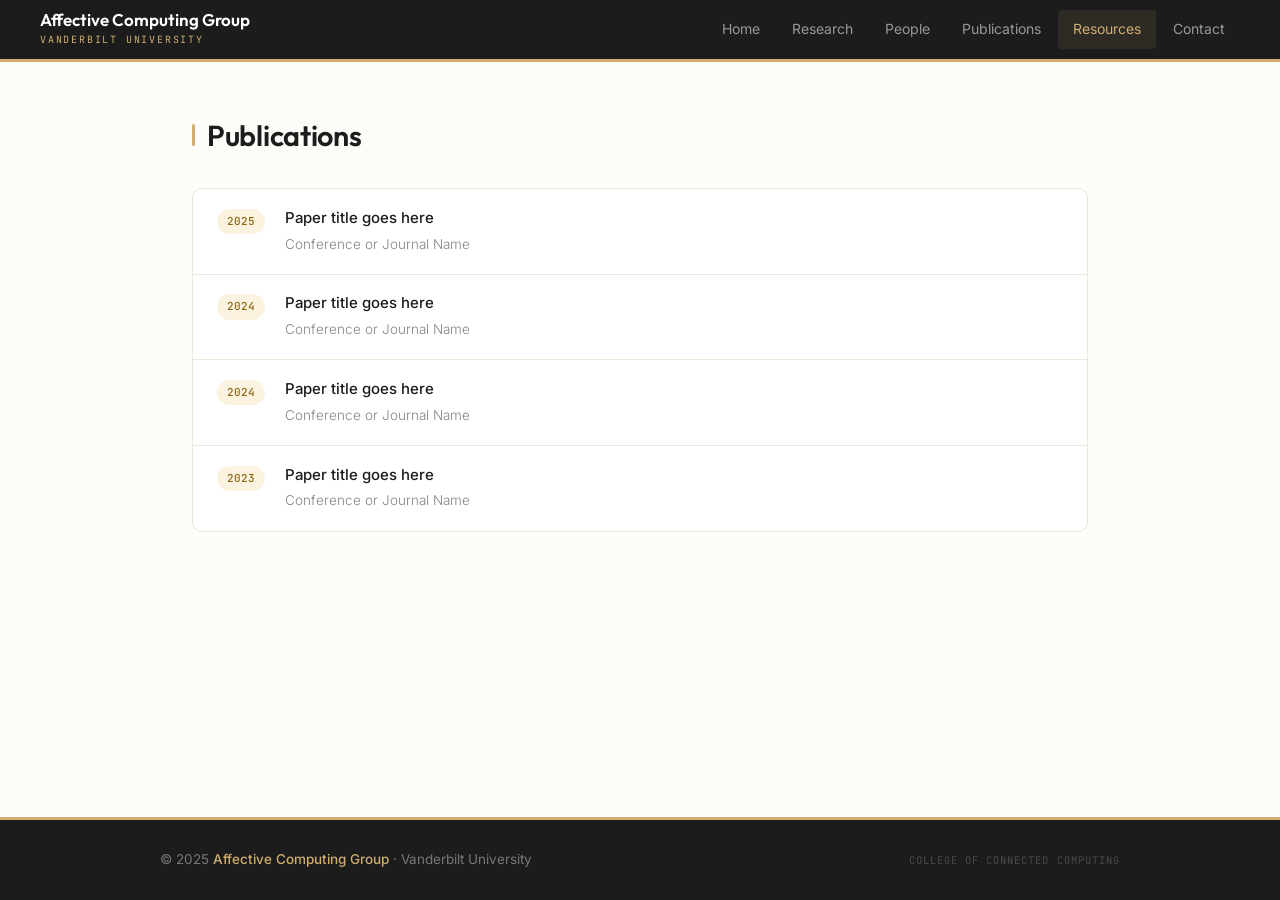
<file: publications.html>
<!DOCTYPE html>
<html lang="en">
<head>
  <meta charset="UTF-8" />
  <meta name="viewport" content="width=device-width, initial-scale=1.0" />
  <title>Publications — Affective Computing Group</title>
  <link rel="stylesheet" href="assets/css/main.css" />
</head>
<body>
<nav>
  <a class="nav-brand" href="index.html">
    <span class="nav-main">Affective Computing Group</span>
    <span class="nav-sub">Vanderbilt University</span>
  </a>
  <button class="nav-toggle" id="nav-toggle" aria-label="Toggle menu"><span></span><span></span><span></span></button>
  <ul class="nav-links" id="nav-links">
    <li><a href="index.html">Home</a></li>
    <li><a href="research.html">Research</a></li>
    <li><a href="people.html">People</a></li>
    <li><a href="publications.html">Publications</a></li>
    <li><a href="resources.html" class="active">Resources</a></li>
    <li><a href="contact.html">Contact</a></li>
  </ul>
</nav>
<main>
  <div class="pw">
    <section class="sec">
      <div class="sec-hd"><span class="sec-rule"></span><h2 class="sec-t">Publications</h2></div>
      <!-- ✏️ Add/remove .pub-item blocks as needed -->
      <!-- To link a paper: wrap .pub-t text in <a href="https://..."> -->
      <div class="pub-list">

        <div class="pub-item">
          <span class="pub-y">2025</span>
          <div>
            <div class="pub-t">Paper title goes here</div>
            <div class="pub-v">Conference or Journal Name</div>
          </div>
        </div>

        <div class="pub-item">
          <span class="pub-y">2024</span>
          <div>
            <div class="pub-t">Paper title goes here</div>
            <div class="pub-v">Conference or Journal Name</div>
          </div>
        </div>

        <div class="pub-item">
          <span class="pub-y">2024</span>
          <div>
            <div class="pub-t">Paper title goes here</div>
            <div class="pub-v">Conference or Journal Name</div>
          </div>
        </div>

        <div class="pub-item">
          <span class="pub-y">2023</span>
          <div>
            <div class="pub-t">Paper title goes here</div>
            <div class="pub-v">Conference or Journal Name</div>
          </div>
        </div>

      </div>
    </section>
  </div>
</main>

<footer>
  <div class="footer-inner">
    <span class="f-l">© 2025 <strong>Affective Computing Group</strong> · Vanderbilt University</span>
    <span class="f-r">College of Connected Computing</span>
  </div>
</footer>

<script>
  document.getElementById("nav-toggle").addEventListener("click", function() {
    this.classList.toggle("open");
    document.getElementById("nav-links").classList.toggle("open");
  });
</script>
</body>
</html>
</file>
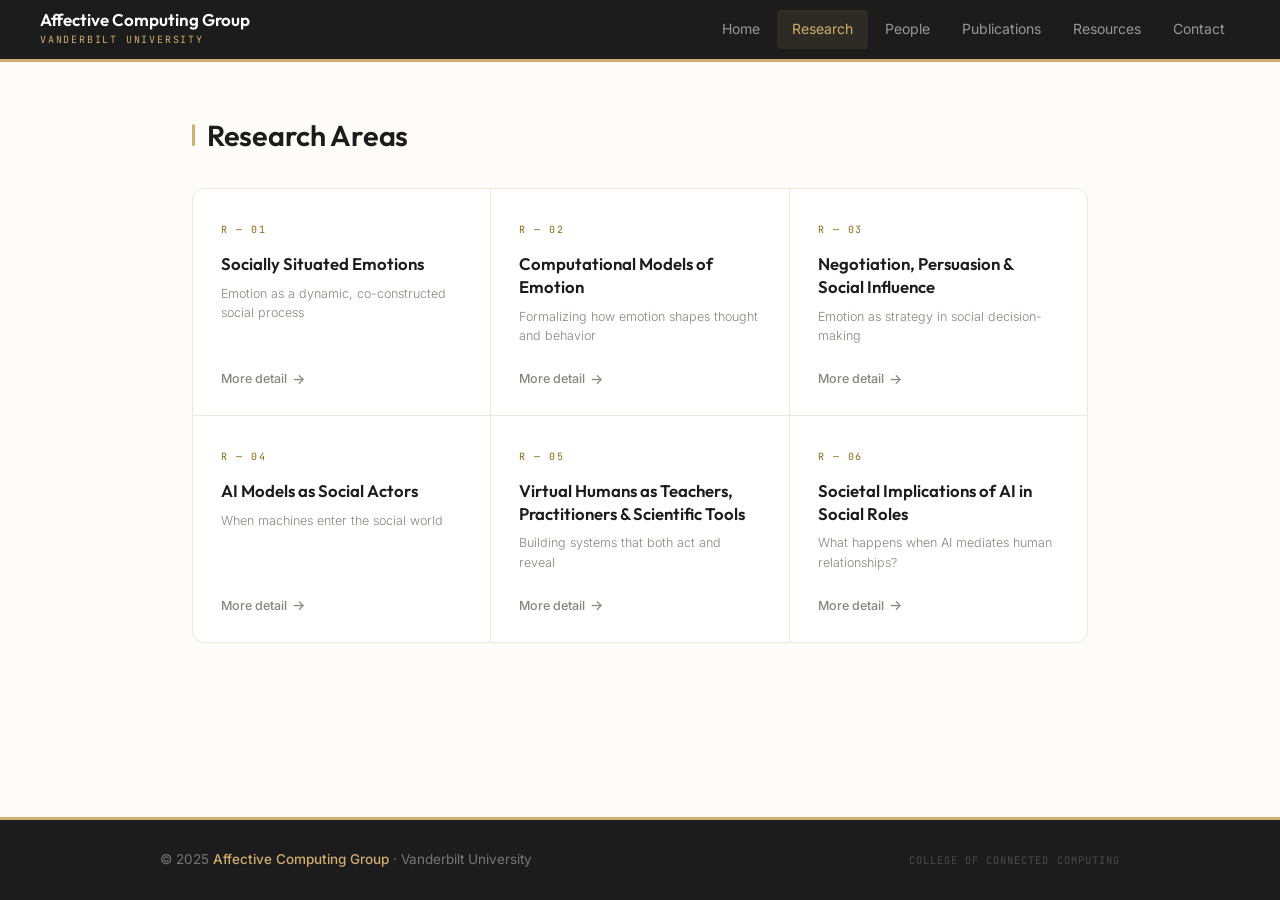
<file: research.html>
<!DOCTYPE html>
<html lang="en">
<head>
  <meta charset="UTF-8" />
  <meta name="viewport" content="width=device-width, initial-scale=1.0" />
  <title>Research — Affective Computing Group</title>
  <link rel="stylesheet" href="assets/css/main.css" />
  <style>

    /* ── 3×2 Grid ── */
    .ra-grid {
      display: grid;
      grid-template-columns: repeat(3, 1fr);
      gap: 1px;
      background: var(--border);
      border: 1px solid var(--border);
      border-radius: 12px;
      overflow: hidden;
    }

    .ra-card {
      background: var(--srf);
      padding: 2rem 1.75rem 1.6rem;
      display: flex;
      flex-direction: column;
      cursor: pointer;
      transition: background 0.18s;
    }
    .ra-card:hover { background: #FEFCF6; }
    .ra-card:hover .ra-more { color: var(--gold-d); }
    .ra-card:hover .ra-more-arrow { transform: translateX(3px); }

    .ra-num {
      font-family: 'JetBrains Mono', monospace;
      font-size: 10px;
      letter-spacing: .15em;
      color: var(--gold-d);
      text-transform: uppercase;
      margin-bottom: 0.9rem;
    }
    .ra-title {
      font-family: 'Outfit', sans-serif;
      font-size: 1.05rem;
      font-weight: 600;
      color: var(--blk);
      line-height: 1.35;
      margin-bottom: 0.5rem;
    }
    .ra-sub {
      font-size: 12.5px;
      font-weight: 300;
      color: var(--muted);
      line-height: 1.55;
      flex: 1;
    }
    .ra-more {
      display: inline-flex;
      align-items: center;
      gap: 5px;
      margin-top: 1.4rem;
      font-size: 12.5px;
      font-weight: 500;
      color: var(--muted);
      transition: color 0.18s;
    }
    .ra-more-arrow {
      transition: transform 0.18s;
      font-size: 14px;
      line-height: 1;
    }

    /* ── Modal overlay ── */
    .modal-backdrop {
      display: none;
      position: fixed;
      inset: 0;
      background: rgba(28, 28, 28, 0.55);
      backdrop-filter: blur(3px);
      -webkit-backdrop-filter: blur(3px);
      z-index: 900;
      align-items: center;
      justify-content: center;
      padding: 2rem 1rem;
    }
    .modal-backdrop.open { display: flex; }

    .modal {
      background: var(--srf);
      border: 1px solid var(--border);
      border-top: 3px solid var(--gold);
      border-radius: 12px;
      max-width: 680px;
      width: 100%;
      max-height: 85vh;
      overflow-y: auto;
      padding: 2.25rem 2.5rem 2.5rem;
      position: relative;
      animation: modalIn 0.22s ease;
    }
    @keyframes modalIn {
      from { opacity: 0; transform: translateY(12px) scale(0.98); }
      to   { opacity: 1; transform: translateY(0) scale(1); }
    }

    .modal-close {
      position: absolute;
      top: 1.1rem;
      right: 1.2rem;
      background: none;
      border: none;
      cursor: pointer;
      color: var(--muted);
      font-size: 22px;
      line-height: 1;
      padding: 4px 6px;
      border-radius: 4px;
      transition: color 0.15s, background 0.15s;
    }
    .modal-close:hover { color: var(--blk); background: var(--border); }

    .modal-num {
      font-family: 'JetBrains Mono', monospace;
      font-size: 10px;
      letter-spacing: .15em;
      color: var(--gold-d);
      text-transform: uppercase;
      margin-bottom: 0.55rem;
    }
    .modal-title {
      font-family: 'Outfit', sans-serif;
      font-size: 1.45rem;
      font-weight: 600;
      color: var(--blk);
      line-height: 1.25;
      margin-bottom: 0.35rem;
    }
    .modal-sub {
      font-size: 14px;
      font-weight: 300;
      color: var(--muted);
      margin-bottom: 1.5rem;
      padding-bottom: 1.5rem;
      border-bottom: 1px solid var(--border);
    }
    .modal-desc {
      font-size: 15px;
      font-weight: 300;
      color: #555;
      line-height: 1.9;
      margin-bottom: 1.5rem;
    }
    .modal-desc p { margin-bottom: 0.9em; }
    .modal-desc p:last-child { margin-bottom: 0; }

    .modal-collab {
      display: flex;
      align-items: baseline;
      gap: 0.4rem;
      flex-wrap: wrap;
      font-size: 13.5px;
      font-weight: 300;
      color: #555;
      margin-bottom: 1.5rem;
      padding: 0.85rem 1.1rem;
      background: var(--gold-l);
      border-left: 3px solid var(--gold);
      border-radius: 0 6px 6px 0;
    }
    .modal-collab-label {
      font-size: 13px;
      font-weight: 400;
      color: var(--gold-d);
      flex-shrink: 0;
      margin-right: 0.2rem;
    }
    .modal-collab a {
      color: var(--gold-d);
      text-decoration: none;
      font-weight: 500;
      border-bottom: 1px solid var(--gold);
      transition: color 0.15s;
    }
    .modal-collab a:hover { color: var(--blk); }
    .modal-collab-sep { color: var(--muted); }

    .modal-papers-label {
      font-family: 'JetBrains Mono', monospace;
      font-size: 10px;
      letter-spacing: .14em;
      text-transform: uppercase;
      color: var(--gold-d);
      margin-bottom: 0.7rem;
    }
    .modal-papers {
      list-style: none;
      padding: 0;
      margin: 0;
      display: flex;
      flex-direction: column;
      gap: 0.55rem;
    }
    .modal-papers li {
      font-size: 13.5px;
      color: var(--txt);
      line-height: 1.55;
      padding-left: 1rem;
      position: relative;
    }
    .modal-papers li::before {
      content: '';
      position: absolute;
      left: 0;
      top: 0.57em;
      width: 5px;
      height: 5px;
      border-radius: 50%;
      background: var(--gold);
    }
    .paper-venue {
      font-size: 12px;
      color: var(--muted);
      margin-left: 0.3rem;
    }

    @media (max-width: 680px) {
      .ra-grid { grid-template-columns: 1fr; }
      .modal { padding: 1.75rem 1.5rem 2rem; }
    }
    @media (min-width: 681px) and (max-width: 860px) {
      .ra-grid { grid-template-columns: repeat(2, 1fr); }
    }
  </style>
</head>
<body>

<nav>
  <a class="nav-brand" href="index.html">
    <span class="nav-main">Affective Computing Group</span>
    <span class="nav-sub">Vanderbilt University</span>
  </a>
  <button class="nav-toggle" id="nav-toggle" aria-label="Toggle menu"><span></span><span></span><span></span></button>
  <ul class="nav-links" id="nav-links">
    <li><a href="index.html">Home</a></li>
    <li><a href="research.html" class="active">Research</a></li>
    <li><a href="people.html">People</a></li>
    <li><a href="publications.html">Publications</a></li>
    <li><a href="resources.html">Resources</a></li>
    <li><a href="contact.html">Contact</a></li>
  </ul>
</nav>

<main>
  <div class="pw">
    <section class="sec">
      <div class="sec-hd"><span class="sec-rule"></span><h2 class="sec-t">Research Areas</h2></div>

      <div class="ra-grid">
        <div class="ra-card" onclick="openModal('r01')">
          <div class="ra-num">R — 01</div>
          <div class="ra-title">Socially Situated Emotions</div>
          <div class="ra-sub">Emotion as a dynamic, co-constructed social process</div>
          <span class="ra-more">More detail <span class="ra-more-arrow">→</span></span>
        </div>
        <div class="ra-card" onclick="openModal('r02')">
          <div class="ra-num">R — 02</div>
          <div class="ra-title">Computational Models of Emotion</div>
          <div class="ra-sub">Formalizing how emotion shapes thought and behavior</div>
          <span class="ra-more">More detail <span class="ra-more-arrow">→</span></span>
        </div>
        <div class="ra-card" onclick="openModal('r03')">
          <div class="ra-num">R — 03</div>
          <div class="ra-title">Negotiation, Persuasion &amp; Social Influence</div>
          <div class="ra-sub">Emotion as strategy in social decision-making</div>
          <span class="ra-more">More detail <span class="ra-more-arrow">→</span></span>
        </div>
        <div class="ra-card" onclick="openModal('r04')">
          <div class="ra-num">R — 04</div>
          <div class="ra-title">AI Models as Social Actors</div>
          <div class="ra-sub">When machines enter the social world</div>
          <span class="ra-more">More detail <span class="ra-more-arrow">→</span></span>
        </div>
        <div class="ra-card" onclick="openModal('r05')">
          <div class="ra-num">R — 05</div>
          <div class="ra-title">Virtual Humans as Teachers, Practitioners &amp; Scientific Tools</div>
          <div class="ra-sub">Building systems that both act and reveal</div>
          <span class="ra-more">More detail <span class="ra-more-arrow">→</span></span>
        </div>
        <div class="ra-card" onclick="openModal('r06')">
          <div class="ra-num">R — 06</div>
          <div class="ra-title">Societal Implications of AI in Social Roles</div>
          <div class="ra-sub">What happens when AI mediates human relationships?</div>
          <span class="ra-more">More detail <span class="ra-more-arrow">→</span></span>
        </div>
      </div>

    </section>
  </div>
</main>

<!-- Modal -->
<div class="modal-backdrop" id="modal-backdrop" onclick="closeOnBackdrop(event)">
  <div class="modal" id="modal-box">
    <button class="modal-close" onclick="closeModal()" aria-label="Close">✕</button>
    <div id="modal-content"></div>
  </div>
</div>

<footer>
  <div class="footer-inner">
    <span class="f-l">© 2025 <strong>Affective Computing Group</strong> · Vanderbilt University</span>
    <span class="f-r">College of Connected Computing</span>
  </div>
</footer>

<script>
  const RESEARCH = {
    r01: {
      num: 'R — 01',
      title: 'Socially Situated Emotions',
      sub: 'Emotion as a dynamic, co-constructed social process',
      desc: `<p>Emotion is not a private state revealed through expression—it is a social process constructed in interaction. This work advances the view that emotional meaning emerges from context, perspective, and shared expectations between people.</p>
             <p>From this perspective, emotion functions less like a signal of an inner state and more like language: a flexible, context-sensitive system for coordinating behavior. Expressions gain meaning through how they are interpreted, not just how they are produced.</p>
             <p>This research examines how emotions operate as pragmatic social signals—shaping decisions, regulating relationships, and aligning behavior in real time. A central claim is that emotional meaning is co-constructed, arising from the interplay between expresser, observer, and situation.</p>`,
      papers: [
        { text: 'Han et al. (2025). How expression, context and perspective determine judgments of emotion.', venue: 'IEEE TAC' },
        { text: 'de Melo et al. (2023). Social Functions of Machine Emotional Expressions.', venue: 'Proceedings of the IEEE' },
        { text: 'de Melo et al. (2013). Reading people\'s minds from emotion expressions in social decision making.', venue: 'IACM' },
      ]
    },
    r02: {
      num: 'R — 02',
      title: 'Computational Models of Emotion',
      sub: 'Formalizing how emotion shapes thought and behavior',
      desc: `<p>What mechanisms generate emotion—and how do they influence decisions? This work develops computational models grounded in appraisal theory to answer that question with precision.</p>
             <p>These models treat emotion as a structured inference process, linking interpretation of events to downstream cognition and action. They serve both as engineering tools and as testable theories, enabling rigorous evaluation beyond verbal accounts.</p>
             <p>Recent work extends this approach to large language models, asking whether modern AI systems implement human-like emotional reasoning. This includes identifying where emotion-related computations arise within these systems and where they systematically diverge from human patterns.</p>`,
      papers: [
        { text: 'Tak et al. (2025). Mechanistic Interpretability of Emotion Inference in LLMs.', venue: 'ACL' },
        { text: 'Tak & Gratch (2023). Is GPT a Computational Model of Emotion?', venue: 'ACII' },
        { text: 'Gratch & Marsella (2004). A Domain-independent Framework for Modeling Emotion.', venue: 'Cognitive Systems Research' },
      ]
    },
    r03: {
      num: 'R — 03',
      title: 'Negotiation, Persuasion & Social Influence',
      sub: 'Emotion as strategy in social decision-making',
      desc: `<p>Negotiation is where emotion and strategy collide. This work uses negotiation as a testbed for understanding social influence, examining how emotional expressions shape outcomes in mixed-motive interaction.</p>
             <p>This research spans lab experiments, real-world dispute data, and interactive AI systems. It also contributes to field-building efforts such as the Harvard AI Negotiation Summit.</p>
             <p>Across these settings, a consistent finding emerges: effective influence depends on modeling the other party's emotional state, not just their preferences.</p>`,
      collab: [
        { name: 'Peter Kim', url: 'https://www.marshall.usc.edu/personnel/peter-hochin-kim' },
        { name: 'Jeanne Brett', url: 'https://www.kellogg.northwestern.edu/academics-research/faculty/brett_jeanne/' },
        { name: 'Jared Curhan', url: 'https://scholar.google.com/citations?user=244WszUAAAAJ&hl=en' },
      ],
      papers: [
        { text: 'Rakshit et al. (2025). Emotionally-Aware Agents for Dispute Resolution.', venue: 'ACII' },
        { text: 'Chawla et al. (2023). Social Influence Dialogue Systems: A Survey.', venue: 'EACL' },
        { text: 'Gratch et al. (2015). Negotiation as a Challenge Problem for Virtual Humans.', venue: 'IVA' },
      ]
    },
    r04: {
      num: 'R — 04',
      title: 'AI Models as Social Actors',
      sub: 'When machines enter the social world',
      desc: `<p>People treat AI as social actors—even when they know better. This work examines when and why human social expectations are applied to machines, and with what consequences.</p>
             <p>This research shows that socially responsive systems can satisfy belonging needs, reduce anxiety, and shape disclosure. But AI is not human—and that gap matters. Differences in consistency, accountability, and social reasoning can undermine trust.</p>
             <p>Work such as "It's only a computer" highlights how disclosure and framing shape user responses, pointing to when human-like behavior helps—and when it misleads.</p>`,
      collab: [
        { name: 'Nicole Krämer', url: 'https://www.uni-due.de/sozialpsychologie/kraemer.php' },
      ],
      papers: [
        { text: 'Hladký et al. (2025). Steal and Smile: Emotion Regulation in Social Conflict.', venue: 'ACII' },
        { text: 'Han et al. (2025). Personality Prompting for Embodied Agents.', venue: 'IVA' },
        { text: 'Lucas et al. (2014). It\'s Only a Computer.', venue: 'Computers in Human Behavior' },
      ]
    },
    r05: {
      num: 'R — 05',
      title: 'Virtual Humans as Teachers, Practitioners & Scientific Tools',
      sub: 'Building systems that both act and reveal',
      desc: `<p>Virtual humans are more than interfaces—they are experimental platforms and real-world tools. This work integrates three roles: <strong>Teachers</strong> (training social skills), <strong>Practitioners</strong> (delivering interventions), and <strong>Scientific instruments</strong> (testing theory).</p>
             <p>Applications include mental health (e.g., SimSensei), negotiation training (e.g., NegotiAge), and interventions to improve social connection. These systems create scalable, low-stakes environments where people can practice and reveal behavior that is difficult to study otherwise.</p>
             <p>At the same time, virtual humans function as controllable confederates, enabling precise causal tests of social and emotional processes.</p>`,
      papers: [
        { text: 'Hale et al. (2026). IVAs to Study Gender Bias in Negotiation.', venue: 'JMU' },
        { text: 'West et al. (2025). Improving Social Connection with Weak Ties.', venue: 'Journal of Positive Psychology' },
        { text: 'Murawski et al. (2024). NegotiAge.', venue: 'Journal of the American Geriatrics Society' },
        { text: 'de Melo et al. (2014). Using Virtual Confederates to Study Bias.', venue: 'AOM' },
      ]
    },
    r06: {
      num: 'R — 06',
      title: 'Societal Implications of AI in Social Roles',
      sub: 'What happens when AI mediates human relationships?',
      desc: `<p>As AI takes on roles like hiring, managing, and negotiating, it reshapes the social fabric of decision-making. This work examines the psychological and ethical consequences of that shift.</p>
             <p>This research shows that AI can reduce "other regard"—the social pressure to treat others well—by increasing distance and enabling indirect action. People may use AI to do things they would not do themselves.</p>
             <p>Related work shows that algorithmic systems can diminish perceived status and alter power dynamics. Together, these findings argue that the risks of AI are not just technical—they are fundamentally social and psychological.</p>`,
      collab: [
        { name: 'Nathanael Fast', url: 'https://www.marshall.usc.edu/personnel/nathanael-fast' },
      ],
      papers: [
        { text: 'Hale et al. (2025). Fair Algorithms and Bias in Salary Disputes.', venue: 'AAMAS' },
        { text: 'Jago et al. (2024). Algorithmic Management Diminishes Status.', venue: 'JESP' },
        { text: 'Gratch & Fast (2022). The Power to Harm.', venue: 'Current Opinion in Psychology' },
      ]
    },
  };

  function openModal(id) {
    const d = RESEARCH[id];
    if (!d) return;

    let collabHTML = '';
    if (d.collab && d.collab.length) {
      const links = d.collab.map((c, i) => {
        const isLast = i === d.collab.length - 1;
        const isSecondToLast = i === d.collab.length - 2;
        const sep = !isLast
          ? `<span class="modal-collab-sep">${isSecondToLast ? ', and' : ','}</span>`
          : '';
        return `<a href="${c.url}" target="_blank">${c.name}</a>${sep}`;
      }).join(' ');
      collabHTML = `<div class="modal-collab"><span class="modal-collab-label">In collaboration with</span> ${links}</div>`;
    }

    const papersHTML = d.papers.map(p =>
      `<li>${p.text} <span class="paper-venue">${p.venue}</span></li>`
    ).join('');

    document.getElementById('modal-content').innerHTML = `
      <div class="modal-num">${d.num}</div>
      <div class="modal-title">${d.title}</div>
      <div class="modal-sub">${d.sub}</div>
      <div class="modal-desc">${d.desc}</div>
      ${collabHTML}
      <div class="modal-papers-label">Selected Papers</div>
      <ul class="modal-papers">${papersHTML}</ul>
    `;

    document.getElementById('modal-backdrop').classList.add('open');
    document.body.style.overflow = 'hidden';
  }

  function closeModal() {
    document.getElementById('modal-backdrop').classList.remove('open');
    document.body.style.overflow = '';
  }

  function closeOnBackdrop(e) {
    if (e.target === document.getElementById('modal-backdrop')) closeModal();
  }

  document.addEventListener('keydown', e => { if (e.key === 'Escape') closeModal(); });

  document.getElementById("nav-toggle").addEventListener("click", function() {
    this.classList.toggle("open");
    document.getElementById("nav-links").classList.toggle("open");
  });
</script>
</body>
</html>
</file>
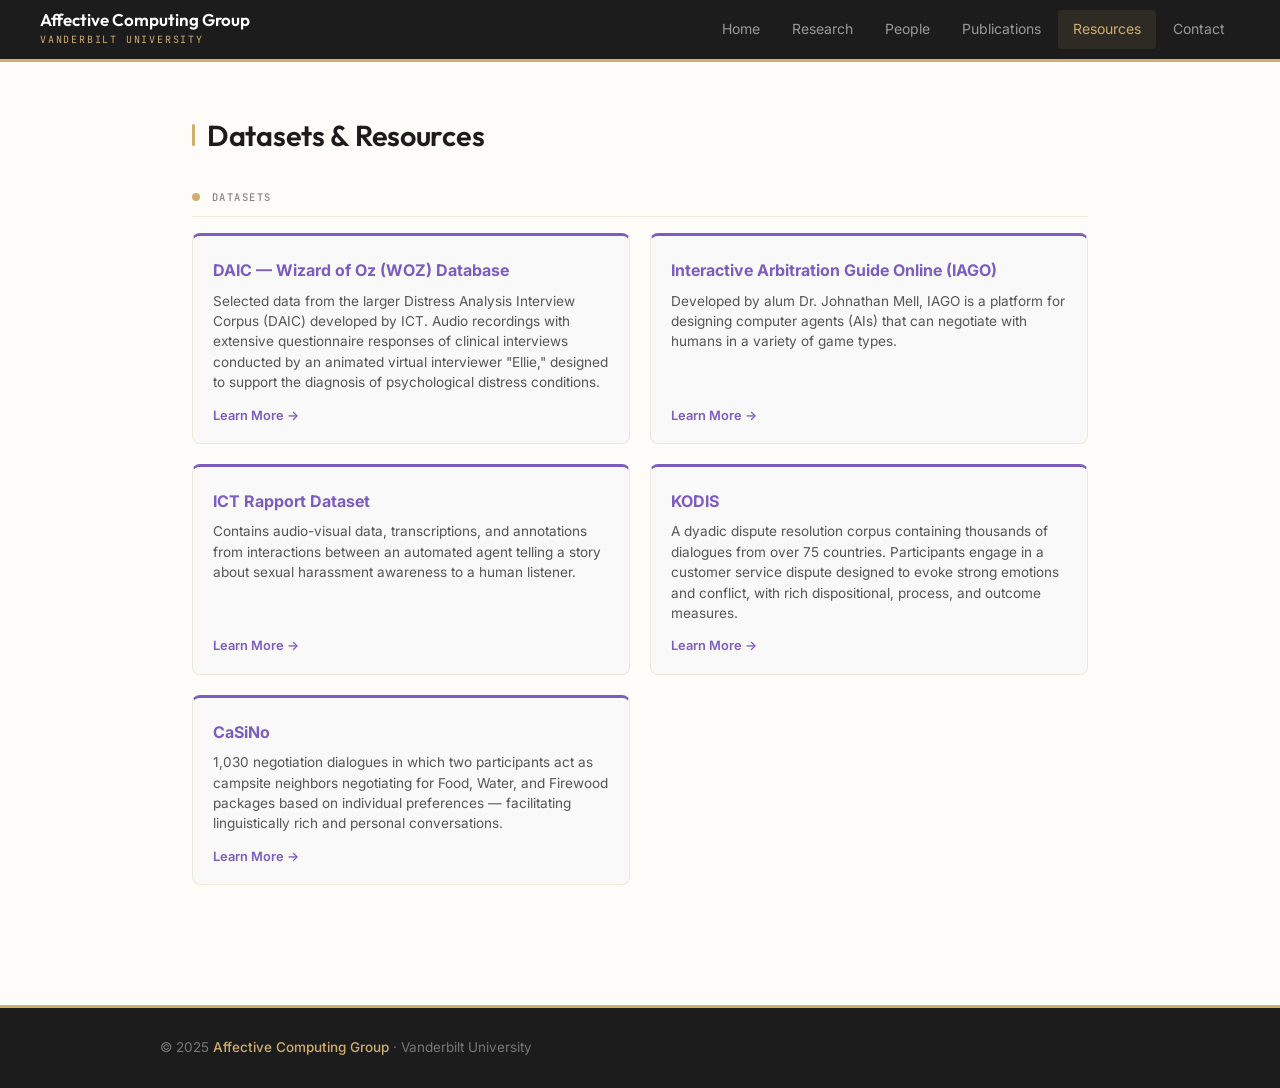
<file: resources.html>
<!DOCTYPE html>
<html lang="en">
<head>
  <meta charset="UTF-8" />
  <meta name="viewport" content="width=device-width, initial-scale=1.0" />
  <title>Resources — Affective Computing Group</title>
  <link rel="stylesheet" href="assets/css/main.css" />
  <style>
    .res-grid {
      display: grid;
      grid-template-columns: repeat(auto-fill, minmax(300px, 1fr));
      gap: 1.25rem;
      margin-bottom: 2.5rem;
    }
    .res-card {
      display: flex;
      flex-direction: column;
      background: var(--surface, #f9f9f9);
      border: 1px solid var(--border, #e0e0e0);
      border-top: 3px solid var(--accent, #7c5cbf);
      border-radius: 8px;
      padding: 1.25rem 1.25rem 1rem;
      text-decoration: none;
      color: inherit;
      transition: box-shadow 0.2s, transform 0.2s;
    }
    .res-card:hover {
      box-shadow: 0 4px 16px rgba(0,0,0,0.1);
      transform: translateY(-2px);
    }
    .res-name {
      font-weight: 700;
      font-size: 1rem;
      color: var(--accent, #7c5cbf);
      margin-bottom: 0.4rem;
    }
    .res-desc {
      font-size: 0.85rem;
      color: var(--text-secondary, #555);
      line-height: 1.5;
      flex: 1;
    }
    .res-link {
      display: inline-block;
      margin-top: 0.75rem;
      font-size: 0.8rem;
      color: var(--accent, #7c5cbf);
      font-weight: 600;
    }
  </style>
</head>
<body>

<nav>
  <a class="nav-brand" href="index.html">
    <span class="nav-main">Affective Computing Group</span>
    <span class="nav-sub">Vanderbilt University</span>
  </a>
  <button class="nav-toggle" id="nav-toggle" aria-label="Toggle menu"><span></span><span></span><span></span></button>
  <ul class="nav-links" id="nav-links">
    <li><a href="index.html">Home</a></li>
    <li><a href="research.html">Research</a></li>
    <li><a href="people.html">People</a></li>
    <li><a href="publications.html">Publications</a></li>
    <li><a href="resources.html" class="active">Resources</a></li>
    <li><a href="contact.html">Contact</a></li>
  </ul>
</nav>

<main>
  <div class="pw">
    <section class="sec">
      <div class="sec-hd"><span class="sec-rule"></span><h2 class="sec-t">Datasets &amp; Resources</h2></div>

      <div class="grp-lbl">Datasets</div>
      <div class="res-grid">

        <a class="res-card" href="#" target="_blank">
          <div class="res-name">DAIC — Wizard of Oz (WOZ) Database</div>
          <div class="res-desc">Selected data from the larger Distress Analysis Interview Corpus (DAIC) developed by ICT. Audio recordings with extensive questionnaire responses of clinical interviews conducted by an animated virtual interviewer "Ellie," designed to support the diagnosis of psychological distress conditions.</div>
          <span class="res-link">Learn More →</span>
        </a>

        <a class="res-card" href="#" target="_blank">
          <div class="res-name">Interactive Arbitration Guide Online (IAGO)</div>
          <div class="res-desc">Developed by alum Dr. Johnathan Mell, IAGO is a platform for designing computer agents (AIs) that can negotiate with humans in a variety of game types.</div>
          <span class="res-link">Learn More →</span>
        </a>

        <a class="res-card" href="#" target="_blank">
          <div class="res-name">ICT Rapport Dataset</div>
          <div class="res-desc">Contains audio-visual data, transcriptions, and annotations from interactions between an automated agent telling a story about sexual harassment awareness to a human listener.</div>
          <span class="res-link">Learn More →</span>
        </a>

        <a class="res-card" href="#" target="_blank">
          <div class="res-name">KODIS</div>
          <div class="res-desc">A dyadic dispute resolution corpus containing thousands of dialogues from over 75 countries. Participants engage in a customer service dispute designed to evoke strong emotions and conflict, with rich dispositional, process, and outcome measures.</div>
          <span class="res-link">Learn More →</span>
        </a>

        <a class="res-card" href="#" target="_blank">
          <div class="res-name">CaSiNo</div>
          <div class="res-desc">1,030 negotiation dialogues in which two participants act as campsite neighbors negotiating for Food, Water, and Firewood packages based on individual preferences — facilitating linguistically rich and personal conversations.</div>
          <span class="res-link">Learn More →</span>
        </a>

      </div>
    </section>
  </div>
</main>

<footer>
  <div class="footer-inner">
    <span class="f-l">© 2025 <strong>Affective Computing Group</strong> · Vanderbilt University</span>
  </div>
</footer>

</body>
</html>
</file>
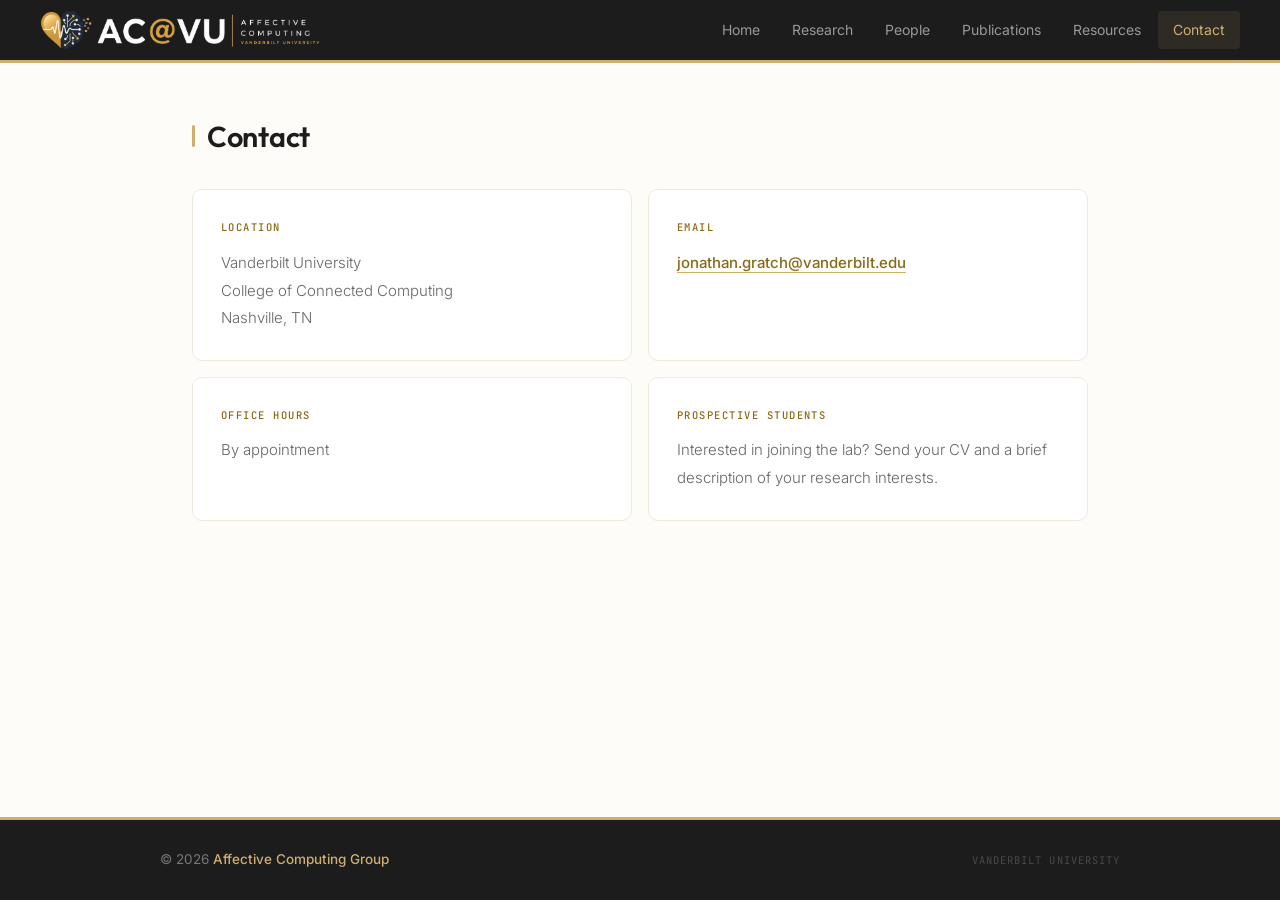
<file: lab/contact.html>
<!DOCTYPE html>
<html lang="en">
<head>
  <meta charset="UTF-8" />
  <meta name="viewport" content="width=device-width, initial-scale=1.0" />
  <title>Contact — Affective Computing Group</title>
  <link rel="stylesheet" href="assets/css/main.css" />
</head>
<body>

<nav>
  <a class="nav-brand" href="index.html">
    <img class="nav-logo" src="assets/img/acvu-logo-nav.png" alt="AC@VU — Affective Computing Group, Vanderbilt University">
  </a>
  <button class="nav-toggle" id="nav-toggle" aria-label="Toggle menu"><span></span><span></span><span></span></button>
  <ul class="nav-links" id="nav-links">
    <li><a href="index.html">Home</a></li>
    <li><a href="research.html">Research</a></li>
    <li><a href="people.html">People</a></li>
    <li><a href="publications.html">Publications</a></li>
    <li><a href="resources.html">Resources</a></li>
    <li><a href="contact.html" class="active">Contact</a></li>
  </ul>
</nav>

<main>
  <div class="pw">
    <section class="sec">
      <div class="sec-hd"><span class="sec-rule"></span><h2 class="sec-t">Contact</h2></div>
      <div class="c-grid">
        <div class="c-blk">
          <div class="c-lbl">Location</div>
          <p>Vanderbilt University<br>College of Connected Computing<br>Nashville, TN</p>
        </div>
        <div class="c-blk">
          <div class="c-lbl">Email</div>
          <p><a href="mailto:jonathan.gratch@vanderbilt.edu">jonathan.gratch@vanderbilt.edu</a></p>
        </div>
        <div class="c-blk">
          <div class="c-lbl">Office Hours</div>
          <p>By appointment</p>
        </div>
        <div class="c-blk">
          <div class="c-lbl">Prospective Students</div>
          <p>Interested in joining the lab? Send your CV and a brief description of your research interests.</p>
        </div>
      </div>
    </section>
  </div>
</main>

<footer>
  <div class="footer-inner">
    <span class="f-l">© 2026 <strong>Affective Computing Group</strong></span>
    <span class="f-r">Vanderbilt University</span>
  </div>
</footer>

<script>
  const toggle = document.getElementById('nav-toggle');
  const links = document.getElementById('nav-links');
  toggle.addEventListener('click', () => {
    toggle.classList.toggle('open');
    links.classList.toggle('open');
  });
</script>

</body>
</html>
</file>
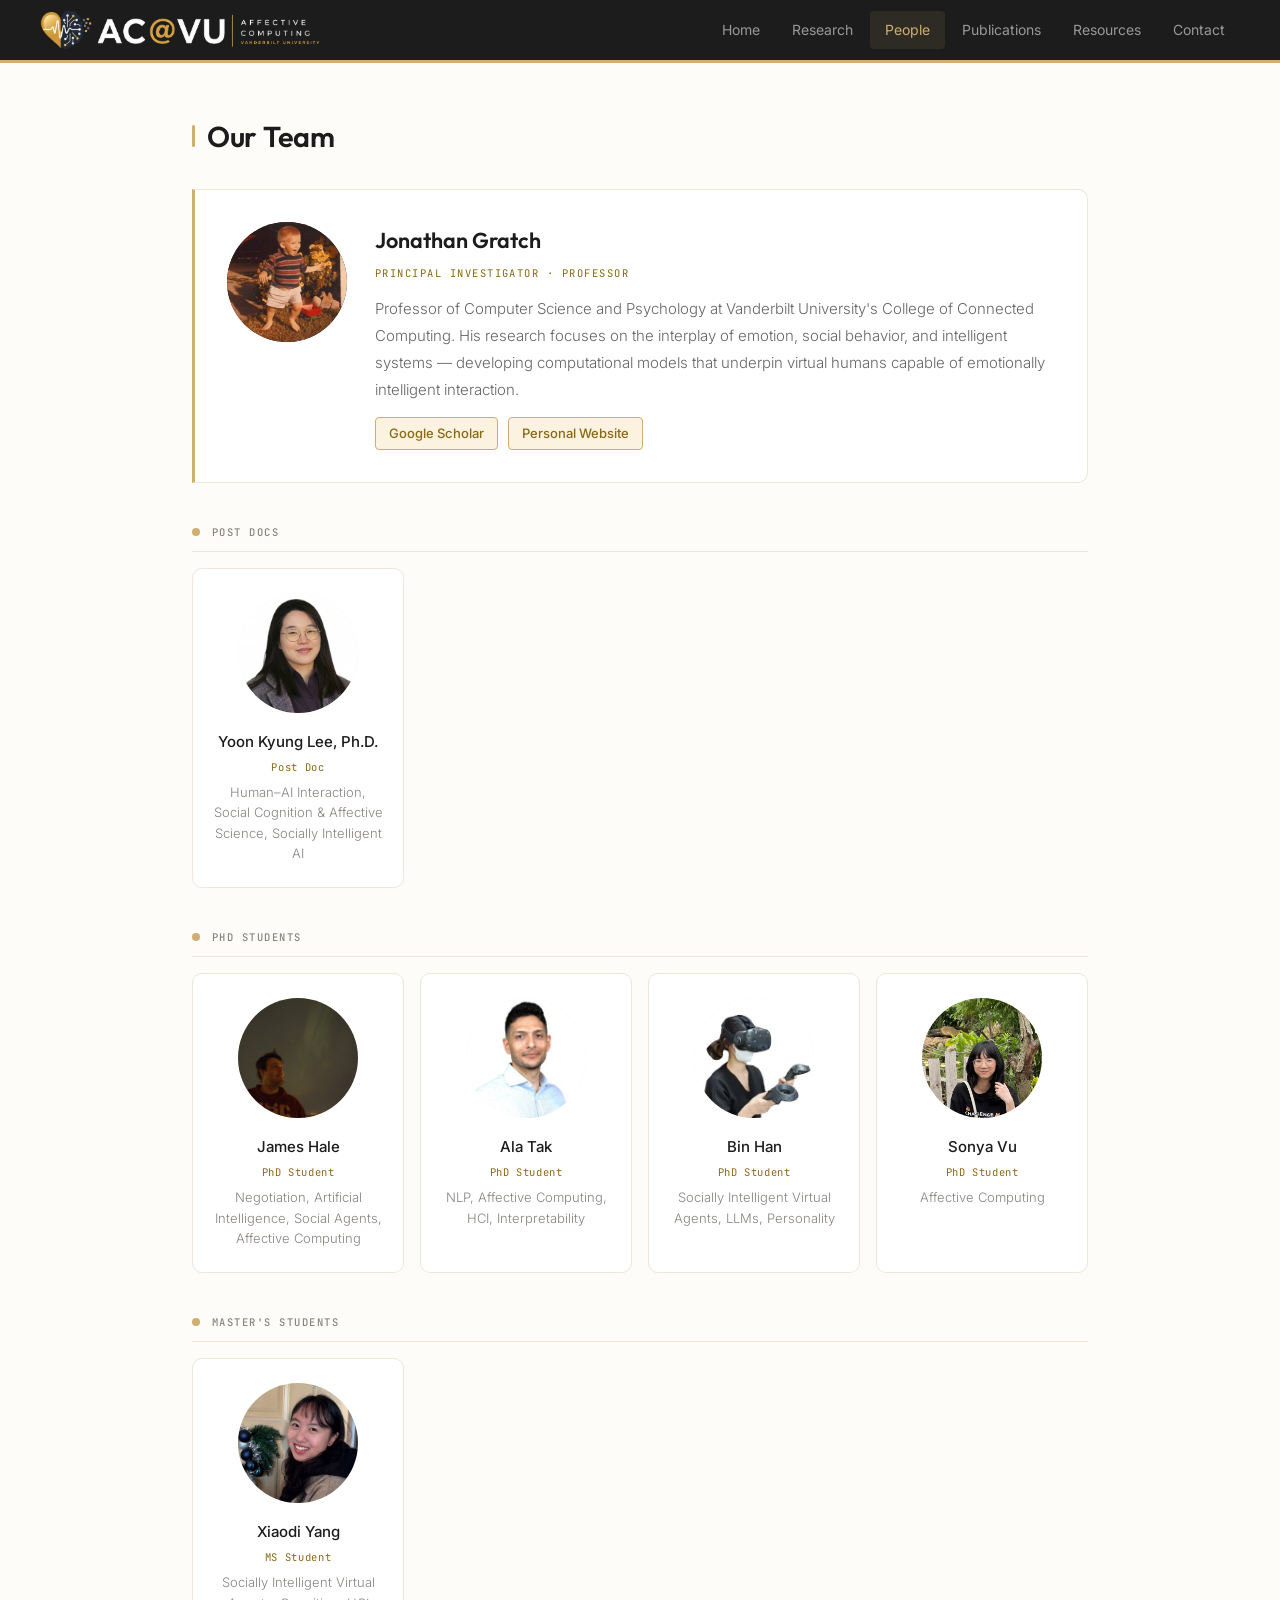
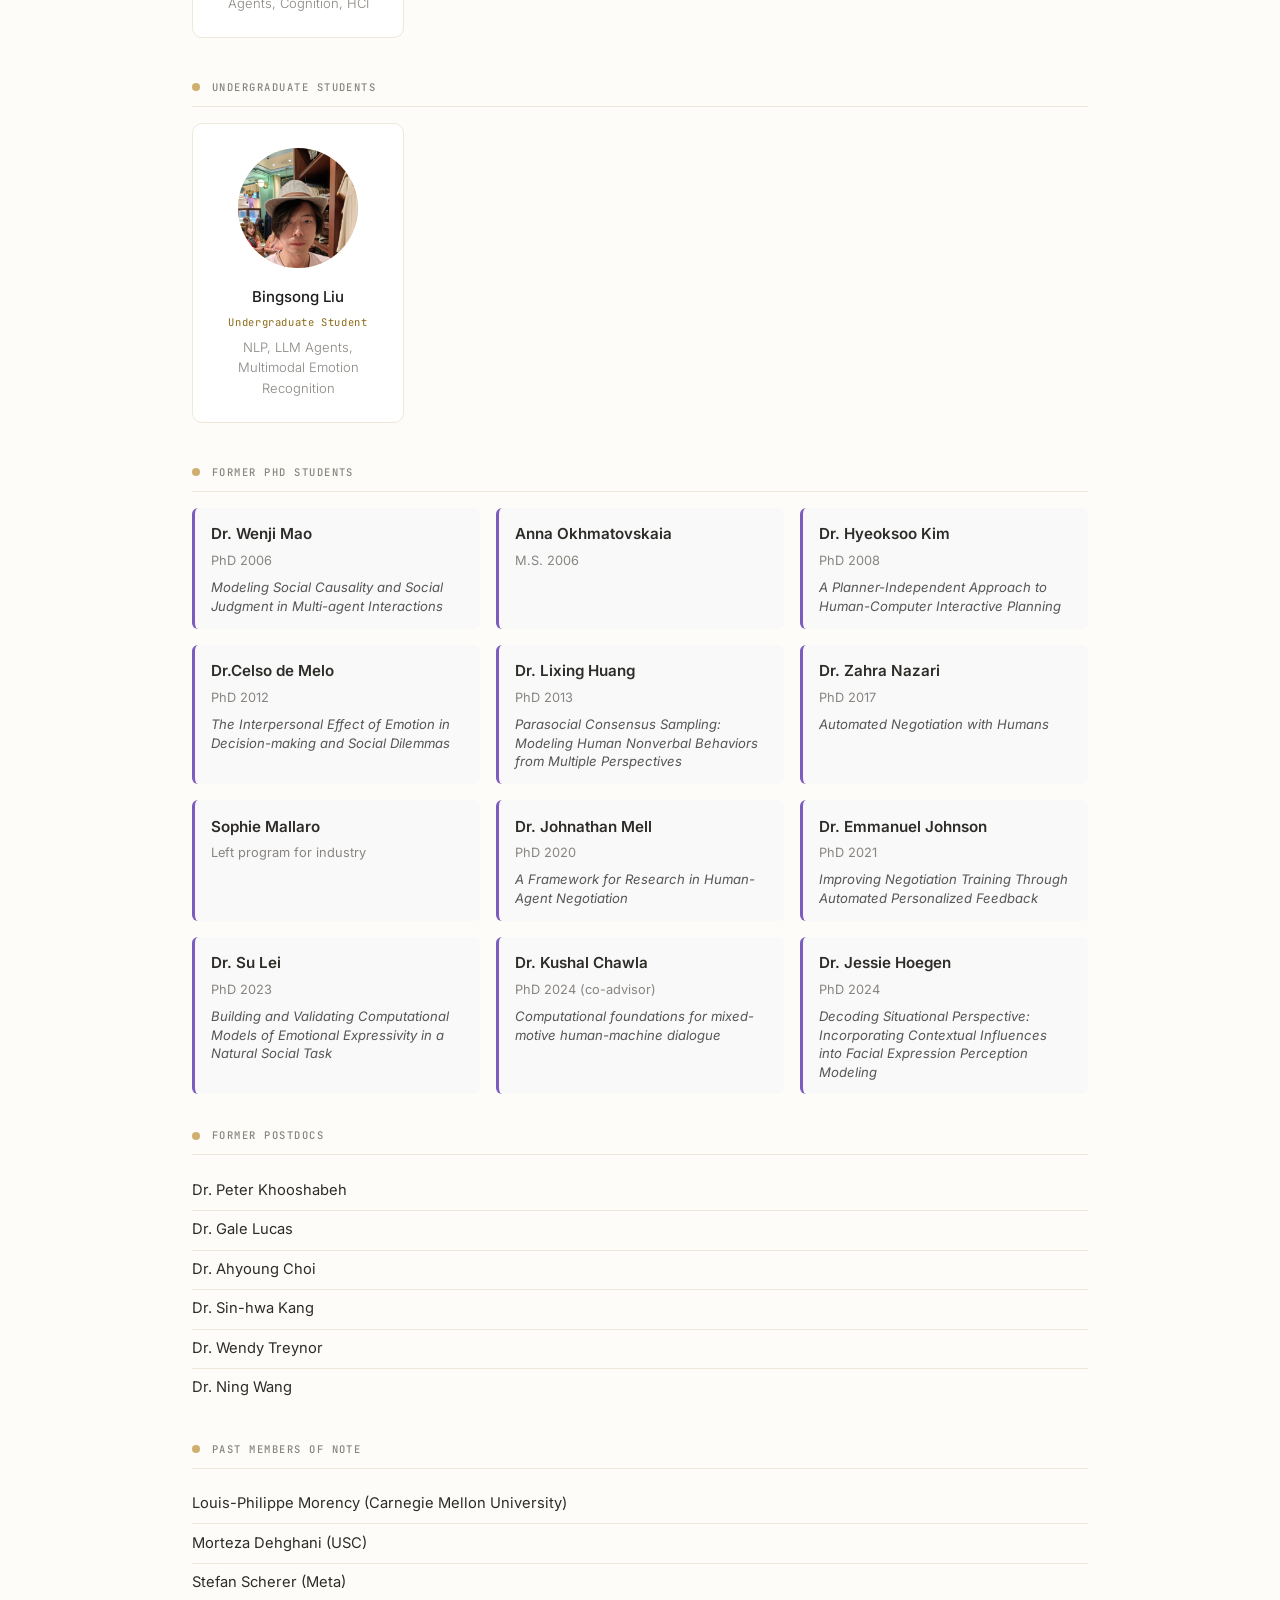
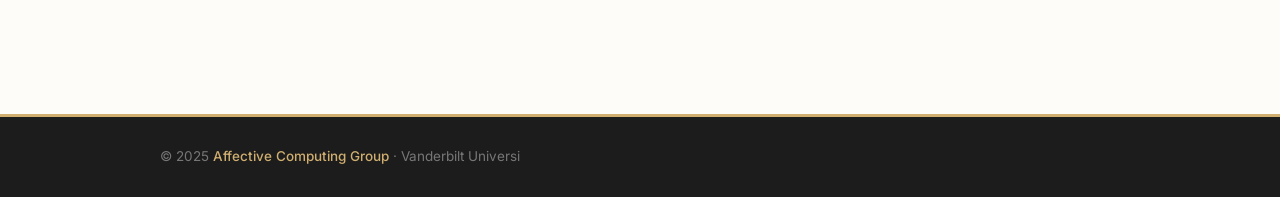
<file: lab/people.html>
<!DOCTYPE html>
<html lang="en">
<head>
  <meta charset="UTF-8" />
  <meta name="viewport" content="width=device-width, initial-scale=1.0" />
  <title>People — Affective Computing Group</title>
  <link rel="stylesheet" href="assets/css/main.css" />
  <style>
    .alumni-list {
      display: grid;
      grid-template-columns: repeat(auto-fill, minmax(280px, 1fr));
      gap: 1rem;
      margin-bottom: 2rem;
    }
    .alum-item {
      background: var(--surface, #f9f9f9);
      border-left: 3px solid var(--accent, #7c5cbf);
      border-radius: 6px;
      padding: 0.85rem 1rem;
    }
    .alum-name { font-weight: 600; font-size: 0.95rem; }
    .alum-meta { font-size: 0.8rem; color: var(--muted, #888); margin: 0.15rem 0 0.35rem; }
    .alum-thesis { font-size: 0.82rem; color: var(--text-secondary, #555); font-style: italic; line-height: 1.4; }
    .plain-list { list-style: none; padding: 0; margin: 0 0 2rem; }
    .plain-list li { padding: 0.4rem 0; border-bottom: 1px solid var(--border, #eee); font-size: 0.92rem; }
    .plain-list li:last-child { border-bottom: none; }
  </style>
</head>
<body>

<nav>
  <a class="nav-brand" href="index.html">
    <img class="nav-logo" src="assets/img/acvu-logo-nav.png" alt="AC@VU — Affective Computing Group, Vanderbilt University">
  </a>
  <button class="nav-toggle" id="nav-toggle" aria-label="Toggle menu"><span></span><span></span><span></span></button>
  <ul class="nav-links" id="nav-links">
    <li><a href="index.html">Home</a></li>
    <li><a href="research.html">Research</a></li>
    <li><a href="people.html" class="active">People</a></li>
    <li><a href="publications.html">Publications</a></li>
    <li><a href="resources.html">Resources</a></li>
    <li><a href="contact.html">Contact</a></li>
  </ul>
</nav>

<main>
  <div class="pw">
    <section class="sec">
      <div class="sec-hd"><span class="sec-rule"></span><h2 class="sec-t">Our Team</h2></div>

      <!-- PI -->
      <div class="pi-card">
        <div class="av">
          <img src="assets/img/Jon-temp.jpg" alt="Jonathan Gratch">
        </div>
        <div>
          <div class="pi-name">Jonathan Gratch</div>
          <div class="pi-role">Principal Investigator · Professor</div>
          <p class="pi-bio">Professor of Computer Science and Psychology at Vanderbilt University's College of Connected Computing. His research focuses on the interplay of emotion, social behavior, and intelligent systems — developing computational models that underpin virtual humans capable of emotionally intelligent interaction.</p>
          <div class="pi-lnks">
            <a href="https://scholar.google.com/citations?user=HF448PMAAAAJ&hl=en&oi=ao">Google Scholar</a>
            <a href="https://jonathangratch.com" target="_blank">Personal Website</a>
          </div>
        </div>
      </div>

      <!-- Post Docs -->
      <div class="grp-lbl">Post Docs</div>
      <div class="p-grid">

        <div class="p-card">
          <a class="p-link" href="https://www.yoonkyunglee.com/" target="_blank">
            <div class="p-av">
              <img src="assets/img/YoonKyung.png" alt="Yoon Kyung Lee" onerror="this.parentElement.innerHTML='YL'">
            </div>
            <div class="p-name">Yoon Kyung Lee, Ph.D.</div>
            <div class="p-role">Post Doc</div>
            <div class="p-focus">Human–AI Interaction, Social Cognition & Affective Science, Socially Intelligent AI</div>
          </a>
        </div>

      </div>

      <!-- ✏️ PhD Students — add/remove .p-card blocks as needed -->
      <div class="grp-lbl">PhD Students</div>
      <div class="p-grid">

        <div class="p-card">
          <a class="p-link" href="https://janthonyhale.github.io/" target="_blank">
            <div class="p-av">
              <img src="assets/img/James.jpg" alt="James Hale">
            </div>
            <div class="p-name">James Hale</div>
            <div class="p-role">PhD Student</div>
            <div class="p-focus">Negotiation, Artificial Intelligence, Social Agents, Affective Computing</div>
          </a>
        </div>

        <div class="p-card">
          <a class="p-link" href="https://www.linkedin.com/in/ala-n-tak" target="_blank">
            <div class="p-av">
              <img src="assets/img/Ala.jpg" alt="Ala Tak">
            </div>
            <div class="p-name">Ala Tak</div>
            <div class="p-role">PhD Student</div>
            <div class="p-focus">NLP, Affective Computing, HCI, Interpretability</div>
          </a>
        </div>
        
        <div class="p-card">
          <a class="p-link" href="https://hanbin07.github.io/" target="_blank">
            <div class="p-av">
              <img src="assets/img/Bin.jpg" alt="Bin Han">
            </div>
            <div class="p-name">Bin Han</div>
            <div class="p-role">PhD Student</div>
            <div class="p-focus">Socially Intelligent Virtual Agents, LLMs, Personality</div>
          </a>
        </div>

        <div class="p-card">
          <a class="p-link" href="https://www.linkedin.com/in/hoang-anh-vu-/" target="_blank">
            <div class="p-av">
              <img src="assets/img/Sonya.jpeg" alt="Sonya Vu">
            </div>
            <div class="p-name">Sonya Vu</div>
            <div class="p-role">PhD Student</div>
            <div class="p-focus">Affective Computing</div>
          </a>
        </div>



      </div>

      <!-- Master's Students -->
      <div class="grp-lbl">Master's Students</div>
      <div class="p-grid">

        <div class="p-card">
          <a class="p-link" href="https://www.linkedin.com/in/xiaodi-yang-6bb525274/" target="_blank">
            <div class="p-av">
              <img src="assets/img/Xiaodi.jpg" alt="Xiaodi Yang">
            </div>
            <div class="p-name">Xiaodi Yang</div>
            <div class="p-role">MS Student</div>
            <div class="p-focus">Socially Intelligent Virtual Agents, Cognition, HCI</div>
          </a>
        </div>

      </div>

      <!-- Undergraduate Students -->
      <div class="grp-lbl">Undergraduate Students</div>
      <div class="p-grid">

        <div class="p-card">
          <a class="p-link">
            <div class="p-av">
              <img src="assets/img/Bingsong.jpg" alt="Bingsong Liu">
            </div>
            <div class="p-name">Bingsong Liu</div>
            <div class="p-role">Undergraduate Student</div>
            <div class="p-focus">NLP, LLM Agents, Multimodal Emotion Recognition</div>
          </a>
        </div>

      </div>

      <!-- Former PhD Students -->
      <div class="grp-lbl">Former PhD Students</div>
      <div class="alumni-list">
        <div class="alum-item">
          <div class="alum-name">Dr. Wenji Mao</div>
          <div class="alum-meta">PhD 2006</div>
          <div class="alum-thesis">Modeling Social Causality and Social Judgment in Multi-agent Interactions</div>
        </div>
        <div class="alum-item">
          <div class="alum-name">Anna Okhmatovskaia</div>
          <div class="alum-meta">M.S. 2006</div>
        </div>
        <div class="alum-item">
          <div class="alum-name">Dr. Hyeoksoo Kim</div>
          <div class="alum-meta">PhD 2008</div>
          <div class="alum-thesis">A Planner-Independent Approach to Human-Computer Interactive Planning</div>
        </div>
        <div class="alum-item">
          <div class="alum-name">Dr.Celso de Melo</div>
          <div class="alum-meta">PhD 2012</div>
          <div class="alum-thesis">The Interpersonal Effect of Emotion in Decision-making and Social Dilemmas</div>
        </div>
        <div class="alum-item">
          <div class="alum-name">Dr. Lixing Huang</div>
          <div class="alum-meta">PhD 2013</div>
          <div class="alum-thesis">Parasocial Consensus Sampling: Modeling Human Nonverbal Behaviors from Multiple Perspectives</div>
        </div>
        <div class="alum-item">
          <div class="alum-name">Dr. Zahra Nazari</div>
          <div class="alum-meta">PhD 2017</div>
          <div class="alum-thesis">Automated Negotiation with Humans</div>
        </div>
        <div class="alum-item">
          <div class="alum-name">Sophie Mallaro</div>
          <div class="alum-meta">Left program for industry</div>
        </div>
        <div class="alum-item">
          <div class="alum-name">Dr. Johnathan Mell</div>
          <div class="alum-meta">PhD 2020</div>
          <div class="alum-thesis">A Framework for Research in Human-Agent Negotiation</div>
        </div>
        <div class="alum-item">
          <div class="alum-name">Dr. Emmanuel Johnson</div>
          <div class="alum-meta">PhD 2021</div>
          <div class="alum-thesis">Improving Negotiation Training Through Automated Personalized Feedback</div>
        </div>
        <div class="alum-item">
          <div class="alum-name">Dr. Su Lei</div>
          <div class="alum-meta">PhD 2023</div>
          <div class="alum-thesis">Building and Validating Computational Models of Emotional Expressivity in a Natural Social Task</div>
        </div>
        <div class="alum-item">
          <div class="alum-name">Dr. Kushal Chawla</div>
          <div class="alum-meta">PhD 2024 (co-advisor)</div>
          <div class="alum-thesis">Computational foundations for mixed-motive human-machine dialogue</div>
        </div>
        <div class="alum-item">
          <div class="alum-name">Dr. Jessie Hoegen</div>
          <div class="alum-meta">PhD 2024</div>
          <div class="alum-thesis">Decoding Situational Perspective: Incorporating Contextual Influences into Facial Expression Perception Modeling</div>
        </div>
      </div>

      <!-- Former Postdocs -->
      <div class="grp-lbl">Former Postdocs</div>
      <ul class="plain-list">
        <li>Dr. Peter Khooshabeh</li>
        <li><a href="https://viterbi.usc.edu/directory/faculty/Lucas/Gale" target="_blank">Dr. Gale Lucas</a></li>
        <li><a href="https://sites.google.com/site/ahyoungchoi00/home" target="_blank">Dr. Ahyoung Choi</a></li>
        <li>Dr. Sin-hwa Kang</li>
        <li>Dr. Wendy Treynor</li>
        <li><a href="https://viterbi.usc.edu/directory/faculty/Wang/Ning" target="_blank">Dr. Ning Wang</a></li>
      </ul>

      <!-- Former Research Alumini  -->
      <div class="grp-lbl"> Past Members of Note</div>
      <ul class="plain-list">
        <li>Louis-Philippe Morency (Carnegie Mellon University)</li>
        <li>Morteza Dehghani (USC)</li>
        <li>Stefan Scherer (Meta)</li>
      </ul>

    </section>
  </div>
</main>

<footer>
  <div class="footer-inner">
    <span class="f-l">© 2025 <strong>Affective Computing Group</strong> · Vanderbilt Universi
</file>
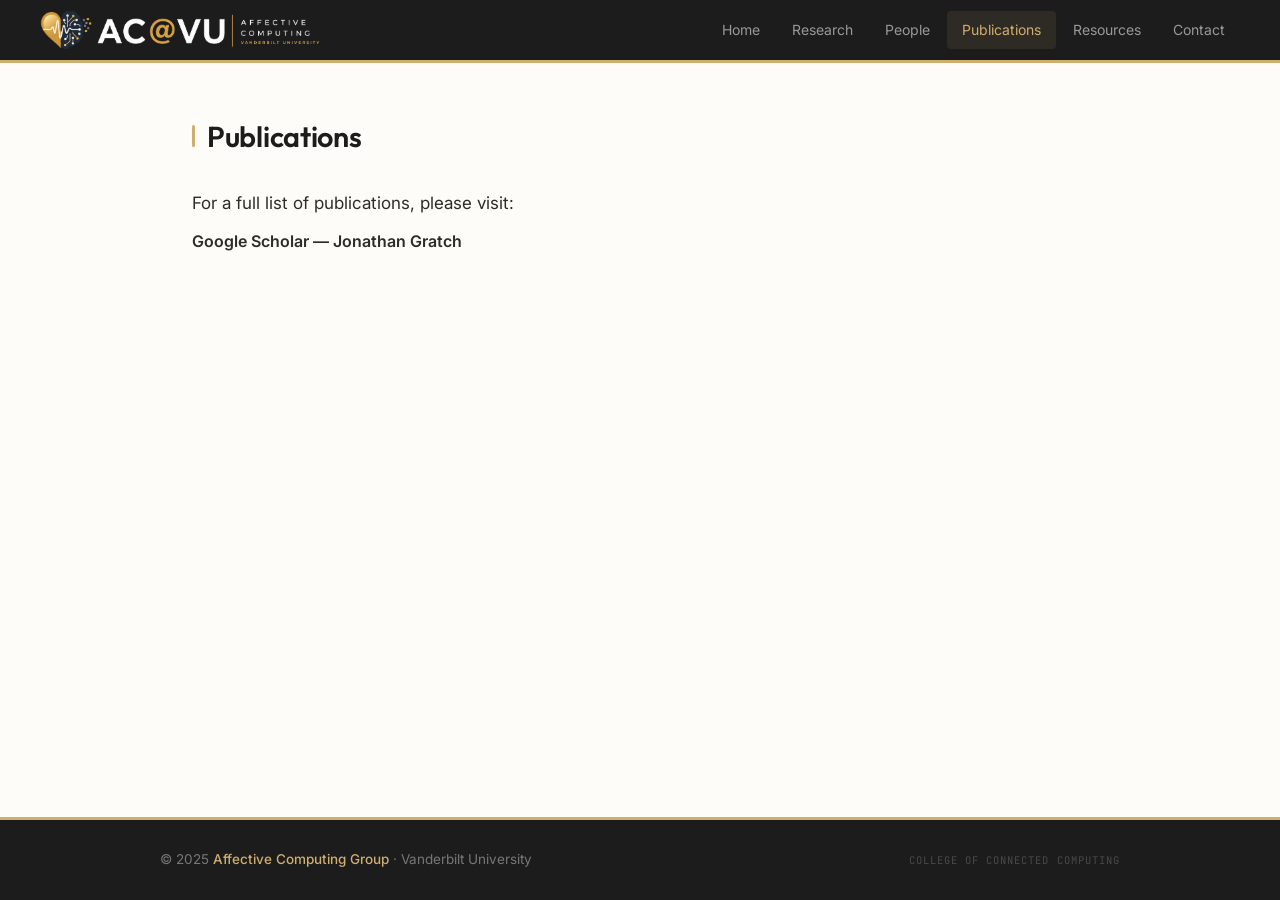
<file: lab/publications.html>
<!DOCTYPE html>
<html lang="en">
<head>
  <meta charset="UTF-8" />
  <meta name="viewport" content="width=device-width, initial-scale=1.0" />
  <title>Publications — Affective Computing Group</title>
  <link rel="stylesheet" href="assets/css/main.css" />
</head>
<body>
<nav>
  <a class="nav-brand" href="index.html">
    <img class="nav-logo" src="assets/img/acvu-logo-nav.png" alt="AC@VU — Affective Computing Group, Vanderbilt University">
  </a>
  <button class="nav-toggle" id="nav-toggle" aria-label="Toggle menu"><span></span><span></span><span></span></button>
  <ul class="nav-links" id="nav-links">
    <li><a href="index.html">Home</a></li>
    <li><a href="research.html">Research</a></li>
    <li><a href="people.html">People</a></li>
    <li><a href="publications.html" class="active">Publications</a></li>
    <li><a href="resources.html">Resources</a></li>
    <li><a href="contact.html">Contact</a></li>
  </ul>
</nav>
<main>
  <div class="pw">
    <section class="sec">
      <div class="sec-hd"><span class="sec-rule"></span><h2 class="sec-t">Publications</h2></div>
      <p style="margin: 1.5rem 0 0.5rem;">For a full list of publications, please visit:</p>
      <a href="https://scholar.google.com/citations?user=HF448PMAAAAJ&hl=en&oi=ao" target="_blank" style="font-size:1rem; font-weight:600;">Google Scholar — Jonathan Gratch</a>
    </section>
  </div>
</main>

<footer>
  <div class="footer-inner">
    <span class="f-l">© 2025 <strong>Affective Computing Group</strong> · Vanderbilt University</span>
    <span class="f-r">College of Connected Computing</span>
  </div>
</footer>

<script>
  document.getElementById("nav-toggle").addEventListener("click", function() {
    this.classList.toggle("open");
    document.getElementById("nav-links").classList.toggle("open");
  });
</script>
</body>
</html>
</file>
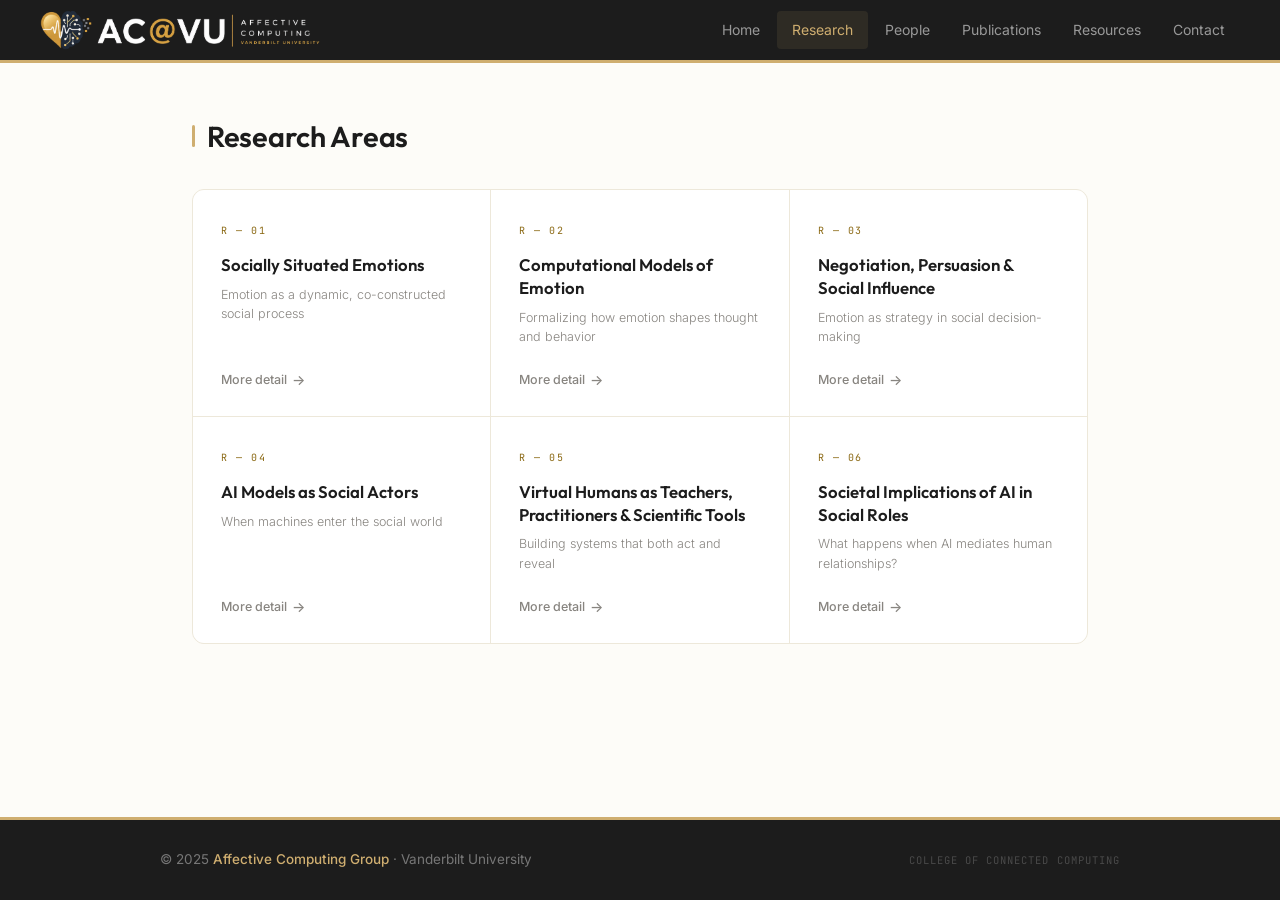
<file: lab/research.html>
<!DOCTYPE html>
<html lang="en">
<head>
  <meta charset="UTF-8" />
  <meta name="viewport" content="width=device-width, initial-scale=1.0" />
  <title>Research — Affective Computing Group</title>
  <link rel="stylesheet" href="assets/css/main.css" />
  <style>

    /* ── 3×2 Grid ── */
    .ra-grid {
      display: grid;
      grid-template-columns: repeat(3, 1fr);
      gap: 1px;
      background: var(--border);
      border: 1px solid var(--border);
      border-radius: 12px;
      overflow: hidden;
    }

    .ra-card {
      background: var(--srf);
      padding: 2rem 1.75rem 1.6rem;
      display: flex;
      flex-direction: column;
      cursor: pointer;
      transition: background 0.18s;
    }
    .ra-card:hover { background: #FEFCF6; }
    .ra-card:hover .ra-more { color: var(--gold-d); }
    .ra-card:hover .ra-more-arrow { transform: translateX(3px); }

    .ra-num {
      font-family: 'JetBrains Mono', monospace;
      font-size: 10px;
      letter-spacing: .15em;
      color: var(--gold-d);
      text-transform: uppercase;
      margin-bottom: 0.9rem;
    }
    .ra-title {
      font-family: 'Outfit', sans-serif;
      font-size: 1.05rem;
      font-weight: 600;
      color: var(--blk);
      line-height: 1.35;
      margin-bottom: 0.5rem;
    }
    .ra-sub {
      font-size: 12.5px;
      font-weight: 300;
      color: var(--muted);
      line-height: 1.55;
      flex: 1;
    }
    .ra-more {
      display: inline-flex;
      align-items: center;
      gap: 5px;
      margin-top: 1.4rem;
      font-size: 12.5px;
      font-weight: 500;
      color: var(--muted);
      transition: color 0.18s;
    }
    .ra-more-arrow {
      transition: transform 0.18s;
      font-size: 14px;
      line-height: 1;
    }

    /* ── Modal overlay ── */
    .modal-backdrop {
      display: none;
      position: fixed;
      inset: 0;
      background: rgba(28, 28, 28, 0.55);
      backdrop-filter: blur(3px);
      -webkit-backdrop-filter: blur(3px);
      z-index: 900;
      align-items: center;
      justify-content: center;
      padding: 2rem 1rem;
    }
    .modal-backdrop.open { display: flex; }

    .modal {
      background: var(--srf);
      border: 1px solid var(--border);
      border-top: 3px solid var(--gold);
      border-radius: 12px;
      max-width: 680px;
      width: 100%;
      max-height: 85vh;
      overflow-y: auto;
      padding: 2.25rem 2.5rem 2.5rem;
      position: relative;
      animation: modalIn 0.22s ease;
    }
    @keyframes modalIn {
      from { opacity: 0; transform: translateY(12px) scale(0.98); }
      to   { opacity: 1; transform: translateY(0) scale(1); }
    }

    .modal-close {
      position: absolute;
      top: 1.1rem;
      right: 1.2rem;
      background: none;
      border: none;
      cursor: pointer;
      color: var(--muted);
      font-size: 22px;
      line-height: 1;
      padding: 4px 6px;
      border-radius: 4px;
      transition: color 0.15s, background 0.15s;
    }
    .modal-close:hover { color: var(--blk); background: var(--border); }

    .modal-num {
      font-family: 'JetBrains Mono', monospace;
      font-size: 10px;
      letter-spacing: .15em;
      color: var(--gold-d);
      text-transform: uppercase;
      margin-bottom: 0.55rem;
    }
    .modal-title {
      font-family: 'Outfit', sans-serif;
      font-size: 1.45rem;
      font-weight: 600;
      color: var(--blk);
      line-height: 1.25;
      margin-bottom: 0.35rem;
    }
    .modal-sub {
      font-size: 14px;
      font-weight: 300;
      color: var(--muted);
      margin-bottom: 1.5rem;
      padding-bottom: 1.5rem;
      border-bottom: 1px solid var(--border);
    }
    .modal-desc {
      font-size: 15px;
      font-weight: 300;
      color: #555;
      line-height: 1.9;
      margin-bottom: 1.5rem;
    }
    .modal-desc p { margin-bottom: 0.9em; }
    .modal-desc p:last-child { margin-bottom: 0; }

    .modal-collab {
      display: flex;
      align-items: baseline;
      gap: 0.4rem;
      flex-wrap: wrap;
      font-size: 13.5px;
      font-weight: 300;
      color: #555;
      margin-bottom: 1.5rem;
      padding: 0.85rem 1.1rem;
      background: var(--gold-l);
      border-left: 3px solid var(--gold);
      border-radius: 0 6px 6px 0;
    }
    .modal-collab-label {
      font-size: 13px;
      font-weight: 400;
      color: var(--gold-d);
      flex-shrink: 0;
      margin-right: 0.2rem;
    }
    .modal-collab a {
      color: var(--gold-d);
      text-decoration: none;
      font-weight: 500;
      border-bottom: 1px solid var(--gold);
      transition: color 0.15s;
    }
    .modal-collab a:hover { color: var(--blk); }
    .modal-collab-sep { color: var(--muted); }

    .modal-papers-label {
      font-family: 'JetBrains Mono', monospace;
      font-size: 10px;
      letter-spacing: .14em;
      text-transform: uppercase;
      color: var(--gold-d);
      margin-bottom: 0.7rem;
    }
    .modal-papers {
      list-style: none;
      padding: 0;
      margin: 0;
      display: flex;
      flex-direction: column;
      gap: 0.55rem;
    }
    .modal-papers li {
      font-size: 13.5px;
      color: var(--txt);
      line-height: 1.55;
      padding-left: 1rem;
      position: relative;
    }
    .modal-papers li::before {
      content: '';
      position: absolute;
      left: 0;
      top: 0.57em;
      width: 5px;
      height: 5px;
      border-radius: 50%;
      background: var(--gold);
    }
    .paper-venue {
      font-size: 12px;
      color: var(--muted);
      margin-left: 0.3rem;
    }

    @media (max-width: 680px) {
      .ra-grid { grid-template-columns: 1fr; }
      .modal { padding: 1.75rem 1.5rem 2rem; }
    }
    @media (min-width: 681px) and (max-width: 860px) {
      .ra-grid { grid-template-columns: repeat(2, 1fr); }
    }
  </style>
</head>
<body>

<nav>
  <a class="nav-brand" href="index.html">
    <img class="nav-logo" src="assets/img/acvu-logo-nav.png" alt="AC@VU — Affective Computing Group, Vanderbilt University">
  </a>
  <button class="nav-toggle" id="nav-toggle" aria-label="Toggle menu"><span></span><span></span><span></span></button>
  <ul class="nav-links" id="nav-links">
    <li><a href="index.html">Home</a></li>
    <li><a href="research.html" class="active">Research</a></li>
    <li><a href="people.html">People</a></li>
    <li><a href="publications.html">Publications</a></li>
    <li><a href="resources.html">Resources</a></li>
    <li><a href="contact.html">Contact</a></li>
  </ul>
</nav>

<main>
  <div class="pw">
    <section class="sec">
      <div class="sec-hd"><span class="sec-rule"></span><h2 class="sec-t">Research Areas</h2></div>

      <div class="ra-grid">
        <div class="ra-card" onclick="openModal('r01')">
          <div class="ra-num">R — 01</div>
          <div class="ra-title">Socially Situated Emotions</div>
          <div class="ra-sub">Emotion as a dynamic, co-constructed social process</div>
          <span class="ra-more">More detail <span class="ra-more-arrow">→</span></span>
        </div>
        <div class="ra-card" onclick="openModal('r02')">
          <div class="ra-num">R — 02</div>
          <div class="ra-title">Computational Models of Emotion</div>
          <div class="ra-sub">Formalizing how emotion shapes thought and behavior</div>
          <span class="ra-more">More detail <span class="ra-more-arrow">→</span></span>
        </div>
        <div class="ra-card" onclick="openModal('r03')">
          <div class="ra-num">R — 03</div>
          <div class="ra-title">Negotiation, Persuasion &amp; Social Influence</div>
          <div class="ra-sub">Emotion as strategy in social decision-making</div>
          <span class="ra-more">More detail <span class="ra-more-arrow">→</span></span>
        </div>
        <div class="ra-card" onclick="openModal('r04')">
          <div class="ra-num">R — 04</div>
          <div class="ra-title">AI Models as Social Actors</div>
          <div class="ra-sub">When machines enter the social world</div>
          <span class="ra-more">More detail <span class="ra-more-arrow">→</span></span>
        </div>
        <div class="ra-card" onclick="openModal('r05')">
          <div class="ra-num">R — 05</div>
          <div class="ra-title">Virtual Humans as Teachers, Practitioners &amp; Scientific Tools</div>
          <div class="ra-sub">Building systems that both act and reveal</div>
          <span class="ra-more">More detail <span class="ra-more-arrow">→</span></span>
        </div>
        <div class="ra-card" onclick="openModal('r06')">
          <div class="ra-num">R — 06</div>
          <div class="ra-title">Societal Implications of AI in Social Roles</div>
          <div class="ra-sub">What happens when AI mediates human relationships?</div>
          <span class="ra-more">More detail <span class="ra-more-arrow">→</span></span>
        </div>
      </div>

    </section>
  </div>
</main>

<!-- Modal -->
<div class="modal-backdrop" id="modal-backdrop" onclick="closeOnBackdrop(event)">
  <div class="modal" id="modal-box">
    <button class="modal-close" onclick="closeModal()" aria-label="Close">✕</button>
    <div id="modal-content"></div>
  </div>
</div>

<footer>
  <div class="footer-inner">
    <span class="f-l">© 2025 <strong>Affective Computing Group</strong> · Vanderbilt University</span>
    <span class="f-r">College of Connected Computing</span>
  </div>
</footer>

<script>
  const RESEARCH = {
    r01: {
      num: 'R — 01',
      title: 'Socially Situated Emotions',
      sub: 'Emotion as a dynamic, co-constructed social process',
      desc: `<p>Emotion is not a private state revealed through expression—it is a social process constructed in interaction. This work advances the view that emotional meaning emerges from context, perspective, and shared expectations between people.</p>
             <p>From this perspective, emotion functions less like a signal of an inner state and more like language: a flexible, context-sensitive system for coordinating behavior. Expressions gain meaning through how they are interpreted, not just how they are produced.</p>
             <p>This research examines how emotions operate as pragmatic social signals—shaping decisions, regulating relationships, and aligning behavior in real time. A central claim is that emotional meaning is co-constructed, arising from the interplay between expresser, observer, and situation.</p>`,
      papers: [
        { text: 'Han et al. (2025). How expression, context and perspective determine judgments of emotion.', venue: 'IEEE TAC' },
        { text: 'de Melo et al. (2023). Social Functions of Machine Emotional Expressions.', venue: 'Proceedings of the IEEE' },
        { text: 'de Melo et al. (2013). Reading people\'s minds from emotion expressions in social decision making.', venue: 'IACM' },
      ]
    },
    r02: {
      num: 'R — 02',
      title: 'Computational Models of Emotion',
      sub: 'Formalizing how emotion shapes thought and behavior',
      desc: `<p>What mechanisms generate emotion—and how do they influence decisions? This work develops computational models grounded in appraisal theory to answer that question with precision.</p>
             <p>These models treat emotion as a structured inference process, linking interpretation of events to downstream cognition and action. They serve both as engineering tools and as testable theories, enabling rigorous evaluation beyond verbal accounts.</p>
             <p>Recent work extends this approach to large language models, asking whether modern AI systems implement human-like emotional reasoning. This includes identifying where emotion-related computations arise within these systems and where they systematically diverge from human patterns.</p>`,
      papers: [
        { text: 'Tak et al. (2025). Mechanistic Interpretability of Emotion Inference in LLMs.', venue: 'ACL' },
        { text: 'Tak & Gratch (2023). Is GPT a Computational Model of Emotion?', venue: 'ACII' },
        { text: 'Gratch & Marsella (2004). A Domain-independent Framework for Modeling Emotion.', venue: 'Cognitive Systems Research' },
      ]
    },
    r03: {
      num: 'R — 03',
      title: 'Negotiation, Persuasion & Social Influence',
      sub: 'Emotion as strategy in social decision-making',
      desc: `<p>Negotiation is where emotion and strategy collide. This work uses negotiation as a testbed for understanding social influence, examining how emotional expressions shape outcomes in mixed-motive interaction.</p>
             <p>This research spans lab experiments, real-world dispute data, and interactive AI systems. It also contributes to field-building efforts such as the Harvard AI Negotiation Summit.</p>
             <p>Across these settings, a consistent finding emerges: effective influence depends on modeling the other party's emotional state, not just their preferences.</p>`,
      collab: [
        { name: 'Peter Kim', url: 'https://www.marshall.usc.edu/personnel/peter-hochin-kim' },
        { name: 'Jeanne Brett', url: 'https://www.kellogg.northwestern.edu/academics-research/faculty/brett_jeanne/' },
        { name: 'Jared Curhan', url: 'https://scholar.google.com/citations?user=244WszUAAAAJ&hl=en' },
      ],
      papers: [
        { text: 'Rakshit et al. (2025). Emotionally-Aware Agents for Dispute Resolution.', venue: 'ACII' },
        { text: 'Chawla et al. (2023). Social Influence Dialogue Systems: A Survey.', venue: 'EACL' },
        { text: 'Gratch et al. (2015). Negotiation as a Challenge Problem for Virtual Humans.', venue: 'IVA' },
      ]
    },
    r04: {
      num: 'R — 04',
      title: 'AI Models as Social Actors',
      sub: 'When machines enter the social world',
      desc: `<p>People treat AI as social actors—even when they know better. This work examines when and why human social expectations are applied to machines, and with what consequences.</p>
             <p>This research shows that socially responsive systems can satisfy belonging needs, reduce anxiety, and shape disclosure. But AI is not human—and that gap matters. Differences in consistency, accountability, and social reasoning can undermine trust.</p>
             <p>Work such as "It's only a computer" highlights how disclosure and framing shape user responses, pointing to when human-like behavior helps—and when it misleads.</p>`,
      collab: [
        { name: 'Nicole Krämer', url: 'https://www.uni-due.de/sozialpsychologie/kraemer.php' },
      ],
      papers: [
        { text: 'Hladký et al. (2025). Steal and Smile: Emotion Regulation in Social Conflict.', venue: 'ACII' },
        { text: 'Han et al. (2025). Personality Prompting for Embodied Agents.', venue: 'IVA' },
        { text: 'Lucas et al. (2014). It\'s Only a Computer.', venue: 'Computers in Human Behavior' },
      ]
    },
    r05: {
      num: 'R — 05',
      title: 'Virtual Humans as Teachers, Practitioners & Scientific Tools',
      sub: 'Building systems that both act and reveal',
      desc: `<p>Virtual humans are more than interfaces—they are experimental platforms and real-world tools. This work integrates three roles: <strong>Teachers</strong> (training social skills), <strong>Practitioners</strong> (delivering interventions), and <strong>Scientific instruments</strong> (testing theory).</p>
             <p>Applications include mental health (e.g., SimSensei), negotiation training (e.g., NegotiAge), and interventions to improve social connection. These systems create scalable, low-stakes environments where people can practice and reveal behavior that is difficult to study otherwise.</p>
             <p>At the same time, virtual humans function as controllable confederates, enabling precise causal tests of social and emotional processes.</p>`,
      papers: [
        { text: 'Hale et al. (2026). IVAs to Study Gender Bias in Negotiation.', venue: 'JMU' },
        { text: 'West et al. (2025). Improving Social Connection with Weak Ties.', venue: 'Journal of Positive Psychology' },
        { text: 'Murawski et al. (2024). NegotiAge.', venue: 'Journal of the American Geriatrics Society' },
        { text: 'de Melo et al. (2014). Using Virtual Confederates to Study Bias.', venue: 'AOM' },
      ]
    },
    r06: {
      num: 'R — 06',
      title: 'Societal Implications of AI in Social Roles',
      sub: 'What happens when AI mediates human relationships?',
      desc: `<p>As AI takes on roles like hiring, managing, and negotiating, it reshapes the social fabric of decision-making. This work examines the psychological and ethical consequences of that shift.</p>
             <p>This research shows that AI can reduce "other regard"—the social pressure to treat others well—by increasing distance and enabling indirect action. People may use AI to do things they would not do themselves.</p>
             <p>Related work shows that algorithmic systems can diminish perceived status and alter power dynamics. Together, these findings argue that the risks of AI are not just technical—they are fundamentally social and psychological.</p>`,
      collab: [
        { name: 'Nathanael Fast', url: 'https://www.marshall.usc.edu/personnel/nathanael-fast' },
      ],
      papers: [
        { text: 'Hale et al. (2025). Fair Algorithms and Bias in Salary Disputes.', venue: 'AAMAS' },
        { text: 'Jago et al. (2024). Algorithmic Management Diminishes Status.', venue: 'JESP' },
        { text: 'Gratch & Fast (2022). The Power to Harm.', venue: 'Current Opinion in Psychology' },
      ]
    },
  };

  function openModal(id) {
    const d = RESEARCH[id];
    if (!d) return;

    let collabHTML = '';
    if (d.collab && d.collab.length) {
      const links = d.collab.map((c, i) => {
        const isLast = i === d.collab.length - 1;
        const isSecondToLast = i === d.collab.length - 2;
        const sep = !isLast
          ? `<span class="modal-collab-sep">${isSecondToLast ? ', and' : ','}</span>`
          : '';
        return `<a href="${c.url}" target="_blank">${c.name}</a>${sep}`;
      }).join(' ');
      collabHTML = `<div class="modal-collab"><span class="modal-collab-label">In collaboration with</span> ${links}</div>`;
    }

    const papersHTML = d.papers.map(p =>
      `<li>${p.text} <span class="paper-venue">${p.venue}</span></li>`
    ).join('');

    document.getElementById('modal-content').innerHTML = `
      <div class="modal-num">${d.num}</div>
      <div class="modal-title">${d.title}</div>
      <div class="modal-sub">${d.sub}</div>
      <div class="modal-desc">${d.desc}</div>
      ${collabHTML}
      <div class="modal-papers-label">Selected Papers</div>
      <ul class="modal-papers">${papersHTML}</ul>
    `;

    document.getElementById('modal-backdrop').classList.add('open');
    document.body.style.overflow = 'hidden';
  }

  function closeModal() {
    document.getElementById('modal-backdrop').classList.remove('open');
    document.body.style.overflow = '';
  }

  function closeOnBackdrop(e) {
    if (e.target === document.getElementById('modal-backdrop')) closeModal();
  }

  document.addEventListener('keydown', e => { if (e.key === 'Escape') closeModal(); });

  document.getElementById("nav-toggle").addEventListener("click", function() {
    this.classList.toggle("open");
    document.getElementById("nav-links").classList.toggle("open");
  });
</script>
</body>
</html>
</file>
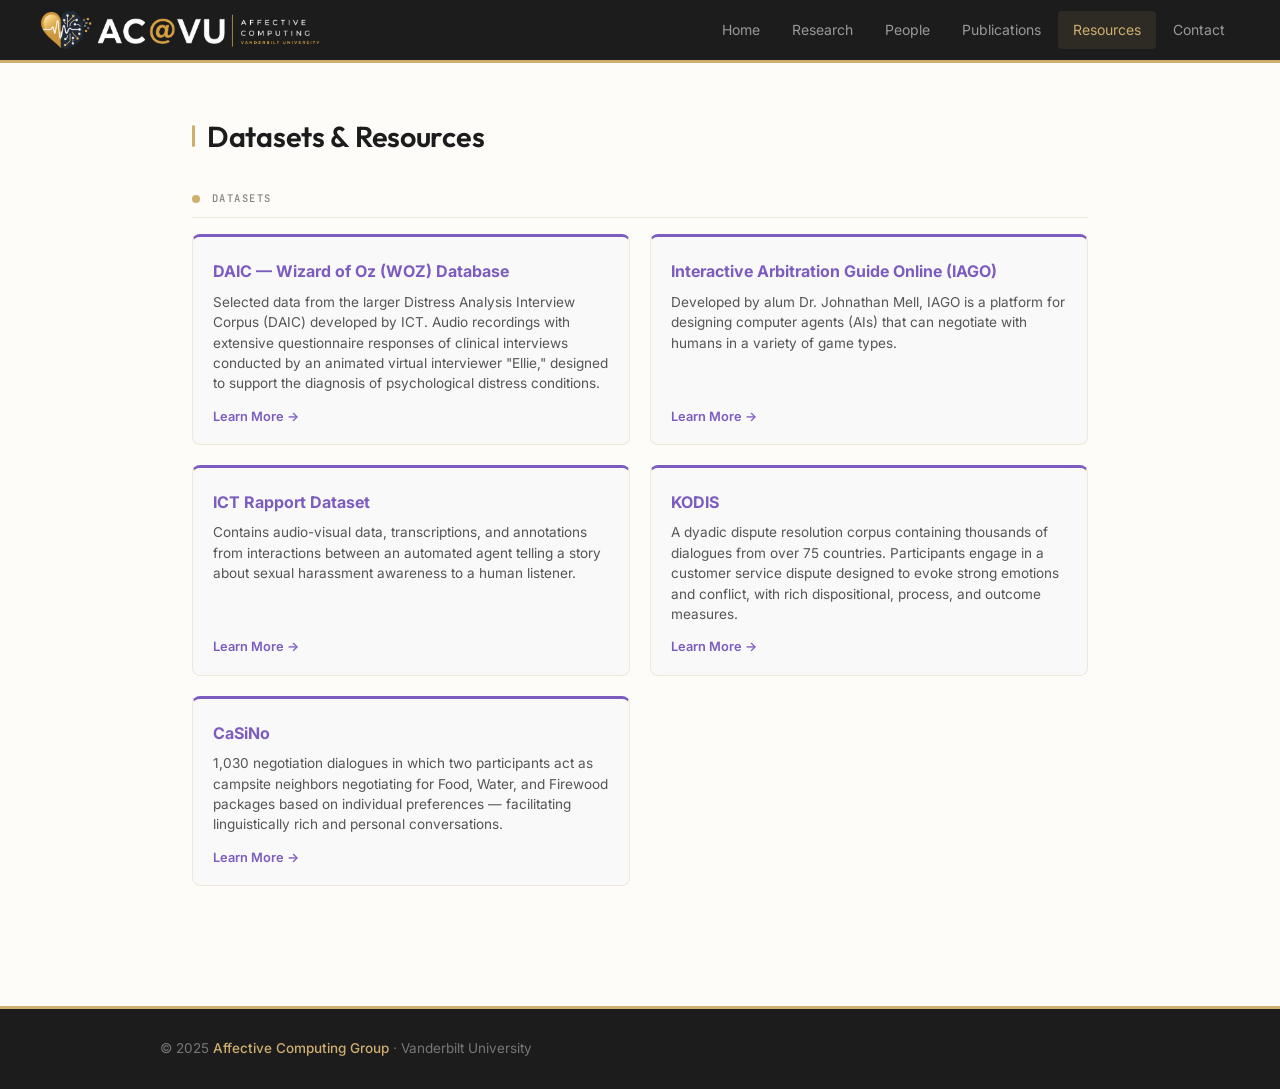
<file: lab/resources.html>
<!DOCTYPE html>
<html lang="en">
<head>
  <meta charset="UTF-8" />
  <meta name="viewport" content="width=device-width, initial-scale=1.0" />
  <title>Resources — Affective Computing Group</title>
  <link rel="stylesheet" href="assets/css/main.css" />
  <style>
    .res-grid {
      display: grid;
      grid-template-columns: repeat(auto-fill, minmax(300px, 1fr));
      gap: 1.25rem;
      margin-bottom: 2.5rem;
    }
    .res-card {
      display: flex;
      flex-direction: column;
      background: var(--surface, #f9f9f9);
      border: 1px solid var(--border, #e0e0e0);
      border-top: 3px solid var(--accent, #7c5cbf);
      border-radius: 8px;
      padding: 1.25rem 1.25rem 1rem;
      text-decoration: none;
      color: inherit;
      transition: box-shadow 0.2s, transform 0.2s;
    }
    .res-card:hover {
      box-shadow: 0 4px 16px rgba(0,0,0,0.1);
      transform: translateY(-2px);
    }
    .res-name {
      font-weight: 700;
      font-size: 1rem;
      color: var(--accent, #7c5cbf);
      margin-bottom: 0.4rem;
    }
    .res-desc {
      font-size: 0.85rem;
      color: var(--text-secondary, #555);
      line-height: 1.5;
      flex: 1;
    }
    .res-link {
      display: inline-block;
      margin-top: 0.75rem;
      font-size: 0.8rem;
      color: var(--accent, #7c5cbf);
      font-weight: 600;
    }
  </style>
</head>
<body>

<nav>
  <a class="nav-brand" href="index.html">
    <img class="nav-logo" src="assets/img/acvu-logo-nav.png" alt="AC@VU — Affective Computing Group, Vanderbilt University">
  </a>
  <button class="nav-toggle" id="nav-toggle" aria-label="Toggle menu"><span></span><span></span><span></span></button>
  <ul class="nav-links" id="nav-links">
    <li><a href="index.html">Home</a></li>
    <li><a href="research.html">Research</a></li>
    <li><a href="people.html">People</a></li>
    <li><a href="publications.html">Publications</a></li>
    <li><a href="resources.html" class="active">Resources</a></li>
    <li><a href="contact.html">Contact</a></li>
  </ul>
</nav>

<main>
  <div class="pw">
    <section class="sec">
      <div class="sec-hd"><span class="sec-rule"></span><h2 class="sec-t">Datasets &amp; Resources</h2></div>

      <div class="grp-lbl">Datasets</div>
      <div class="res-grid">

        <a class="res-card" href="https://dcapswoz.ict.usc.edu/" target="_blank">
          <div class="res-name">DAIC — Wizard of Oz (WOZ) Database</div>
          <div class="res-desc">Selected data from the larger Distress Analysis Interview Corpus (DAIC) developed by ICT. Audio recordings with extensive questionnaire responses of clinical interviews conducted by an animated virtual interviewer "Ellie," designed to support the diagnosis of psychological distress conditions.</div>
          <span class="res-link">Learn More →</span>
        </a>

        <a class="res-card" href="https://dl.acm.org/doi/10.5555/2936924.2937230" target="_blank">
          <div class="res-name">Interactive Arbitration Guide Online (IAGO)</div>
          <div class="res-desc">Developed by alum Dr. Johnathan Mell, IAGO is a platform for designing computer agents (AIs) that can negotiate with humans in a variety of game types.</div>
          <span class="res-link">Learn More →</span>
        </a>

        <a class="res-card" href="https://rapport.ict.usc.edu/" target="_blank">
          <div class="res-name">ICT Rapport Dataset</div>
          <div class="res-desc">Contains audio-visual data, transcriptions, and annotations from interactions between an automated agent telling a story about sexual harassment awareness to a human listener.</div>
          <span class="res-link">Learn More →</span>
        </a>

        <a class="res-card" href="https://aclanthology.org/2025.naacl-long.637.pdf" target="_blank">
          <div class="res-name">KODIS</div>
          <div class="res-desc">A dyadic dispute resolution corpus containing thousands of dialogues from over 75 countries. Participants engage in a customer service dispute designed to evoke strong emotions and conflict, with rich dispositional, process, and outcome measures.</div>
          <span class="res-link">Learn More →</span>
        </a>

        <a class="res-card" href="https://github.com/kushalchawla/CaSiNo" target="_blank">
          <div class="res-name">CaSiNo</div>
          <div class="res-desc">1,030 negotiation dialogues in which two participants act as campsite neighbors negotiating for Food, Water, and Firewood packages based on individual preferences — facilitating linguistically rich and personal conversations.</div>
          <span class="res-link">Learn More →</span>
        </a>

      </div>
    </section>
  </div>
</main>

<footer>
  <div class="footer-inner">
    <span class="f-l">© 2025 <strong>Affective Computing Group</strong> · Vanderbilt University</span>
  </div>
</footer>

</body>
</html>
</file>
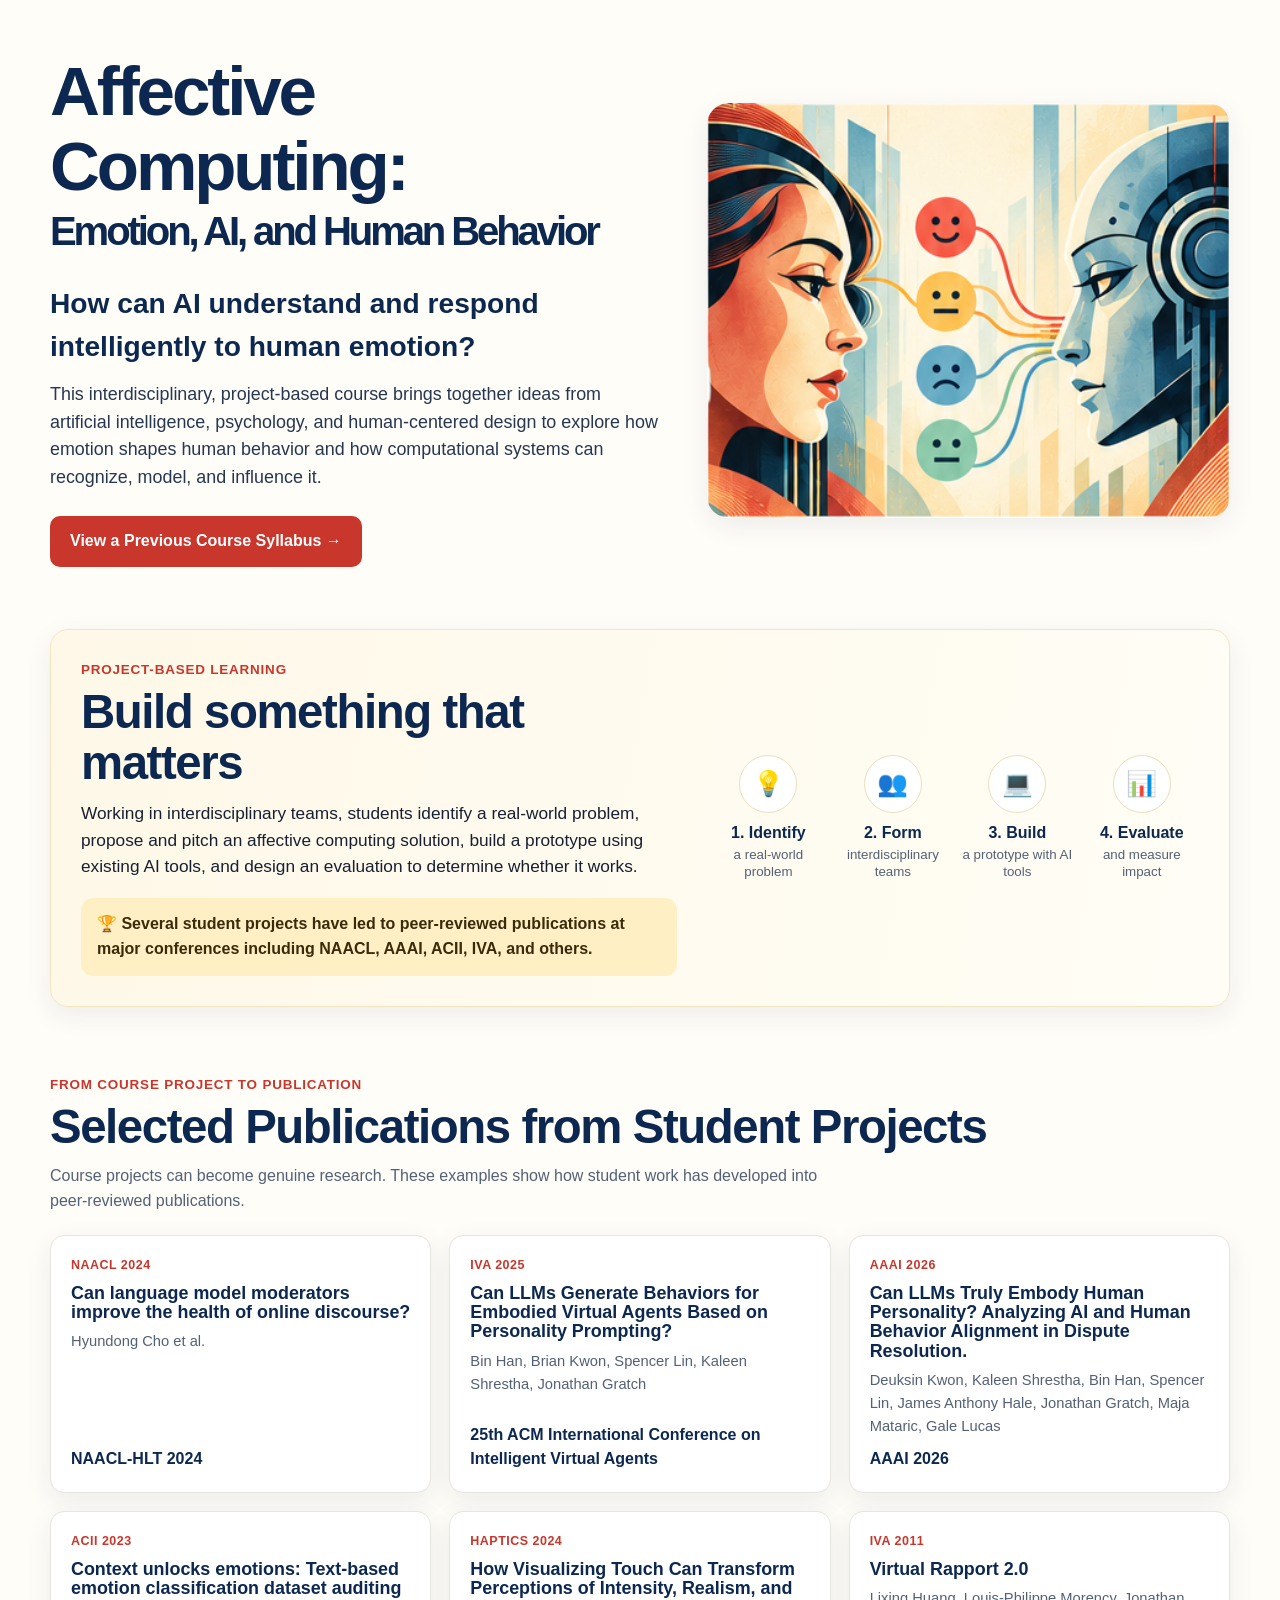
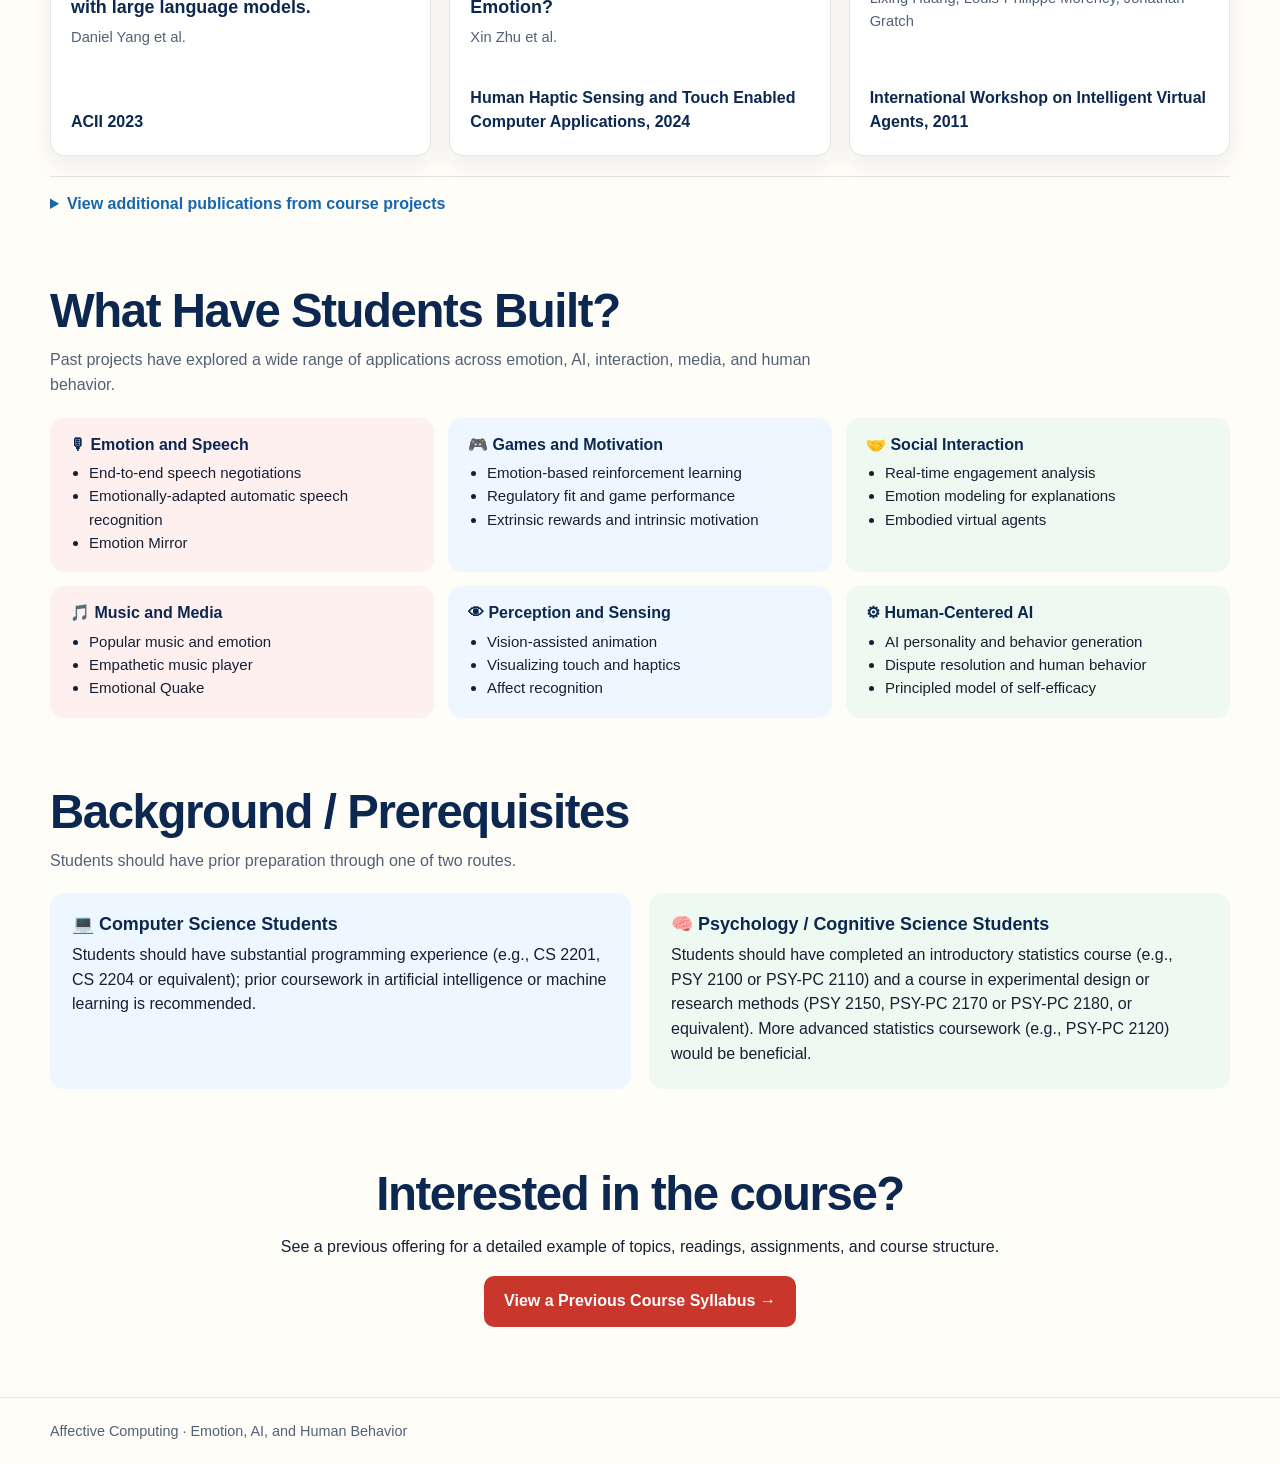
<file: teaching/affective-computing.1.html>
<!doctype html>
<html lang="en">
<head>
<meta charset="utf-8"><meta name="viewport" content="width=device-width,initial-scale=1">
<title>Affective Computing: Emotion, AI, and Human Behavior</title>
<style>
:root{--navy:#0c2850;--blue:#1767b0;--red:#c9362c;--ink:#172033;--muted:#536176;--paper:#fffdf8;--line:#e7e5df;--warm:#fff7df;--bluebg:#eef6ff;--greenbg:#eef9f2;--rose:#fff0f0;--shadow:0 8px 26px rgba(16,38,68,.08);--r:18px;--max:1180px}*{box-sizing:border-box}body{margin:0;background:var(--paper);color:var(--ink);font-family:Inter,-apple-system,BlinkMacSystemFont,"Segoe UI",Roboto,Arial,sans-serif;line-height:1.55}.wrap{width:min(var(--max),calc(100% - 40px));margin:auto}h1,h2,h3{color:var(--navy);line-height:1.08;margin:0}h1{font-size:clamp(2.5rem,5.4vw,5.2rem);letter-spacing:-.045em}h1 span{display:block;font-size:.58em;margin-top:7px}h2{font-size:clamp(2rem,3.7vw,3.1rem);letter-spacing:-.03em;margin-bottom:12px}.hero{padding:54px 0 28px}.hero-grid{display:grid;grid-template-columns:1.08fr .92fr;gap:42px;align-items:center}.question{font-size:clamp(1.3rem,2.2vw,2rem);font-weight:800;color:var(--navy);margin:28px 0 12px}.lead{font-size:1.12rem;max-width:720px;margin:0 0 24px;color:#263752}.hero-art{width:100%;display:block;border-radius:22px;box-shadow:var(--shadow)}.button{display:inline-block;background:var(--red);color:#fff;text-decoration:none;font-weight:750;padding:13px 20px;border-radius:10px}.button:hover{filter:brightness(.94)}section{padding:34px 0}.eyebrow{text-transform:uppercase;letter-spacing:.06em;font-size:.84rem;font-weight:850;color:var(--red);margin-bottom:5px}.project-band{background:linear-gradient(100deg,#fff8e8,#fffdf5);border:1px solid #f3e5be;border-radius:var(--r);padding:30px;box-shadow:var(--shadow)}.project-grid{display:grid;grid-template-columns:1.1fr .9fr;gap:34px;align-items:center}.project-band p{font-size:1.08rem;margin:8px 0 18px}.proof{background:#ffefc5;border-radius:12px;padding:14px 16px;font-weight:750;color:#3a2c0b}.steps{display:grid;grid-template-columns:repeat(4,1fr);gap:10px;text-align:center}.step .icon{width:58px;height:58px;margin:0 auto 8px;border-radius:50%;display:grid;place-items:center;background:#fff;border:1px solid #eadfbe;font-size:1.55rem}.step strong{display:block;color:var(--navy)}.step small{display:block;color:var(--muted);line-height:1.3}.section-intro{max-width:800px;color:var(--muted);margin-top:0}.pub-grid{display:grid;grid-template-columns:repeat(3,1fr);gap:18px;margin-top:22px}.pub{background:#fff;border:1px solid var(--line);border-radius:14px;padding:20px;box-shadow:var(--shadow);display:flex;flex-direction:column;min-height:245px}.pub .tag{font-size:.78rem;font-weight:850;color:var(--red);text-transform:uppercase;letter-spacing:.04em}.pub h3{font-size:1.12rem;margin:8px 0}.authors{font-size:.92rem;color:var(--muted);margin:0 0 10px}.venue{font-weight:800;color:var(--navy);margin-top:auto}details{margin-top:20px;border-top:1px solid var(--line);padding-top:15px}summary{cursor:pointer;font-weight:800;color:var(--blue)}.full-pubs li{margin:10px 0}.topic-grid{display:grid;grid-template-columns:repeat(3,1fr);gap:14px;margin-top:20px}.topic{border-radius:14px;padding:18px 20px;background:var(--rose)}.topic:nth-child(2),.topic:nth-child(5){background:var(--bluebg)}.topic:nth-child(3),.topic:nth-child(6){background:var(--greenbg)}.topic h3{font-size:1rem;margin-bottom:8px}.topic ul{margin:0;padding-left:19px;font-size:.94rem}.prereq-grid{display:grid;grid-template-columns:1fr 1fr;gap:18px;margin-top:20px}.route{padding:22px;border-radius:14px;background:var(--bluebg)}.route:nth-child(2){background:var(--greenbg)}.route h3{font-size:1.12rem;margin-bottom:8px}.route p{margin:0}.syllabus{text-align:center;padding:45px 0 70px}footer{border-top:1px solid var(--line);padding:22px 0;color:var(--muted);font-size:.9rem}@media(max-width:850px){.hero{padding-top:28px}.hero-grid,.project-grid{grid-template-columns:1fr}.hero-art{max-height:390px;object-fit:cover}.pub-grid,.topic-grid{grid-template-columns:1fr 1fr}.steps{grid-template-columns:1fr 1fr}}@media(max-width:560px){.wrap{width:min(100% - 26px,var(--max))}.hero-grid{gap:24px}h1{font-size:2.65rem}.pub-grid,.topic-grid,.prereq-grid{grid-template-columns:1fr}.project-band{padding:21px}.steps{gap:16px 8px}section{padding:27px 0}}
</style></head><body><main>
<header class="hero"><div class="wrap hero-grid"><div><h1>Affective Computing:<span>Emotion, AI, and Human Behavior</span></h1><p class="question">How can AI understand and respond intelligently to human emotion?</p><p class="lead">This interdisciplinary, project-based course brings together ideas from artificial intelligence, psychology, and human-centered design to explore how emotion shapes human behavior and how computational systems can recognize, model, and influence it.</p><a class="button" href="../assets/pdf/CSCI534-Syllabus.pdf">View a Previous Course Syllabus →</a></div><img class="hero-art" src="../assets/img/affective-computing-hero.png" alt="Human and artificial agent connected by emotion signals"></div></header>
<section><div class="wrap project-band"><div class="project-grid"><div><div class="eyebrow">Project-Based Learning</div><h2>Build something that matters</h2><p>Working in interdisciplinary teams, students identify a real-world problem, propose and pitch an affective computing solution, build a prototype using existing AI tools, and design an evaluation to determine whether it works.</p><div class="proof">🏆 Several student projects have led to peer-reviewed publications at major conferences including NAACL, AAAI, ACII, IVA, and others.</div></div><div class="steps"><div class="step"><div class="icon">💡</div><strong>1. Identify</strong><small>a real-world problem</small></div><div class="step"><div class="icon">👥</div><strong>2. Form</strong><small>interdisciplinary teams</small></div><div class="step"><div class="icon">💻</div><strong>3. Build</strong><small>a prototype with AI tools</small></div><div class="step"><div class="icon">📊</div><strong>4. Evaluate</strong><small>and measure impact</small></div></div></div></div></section>
<section><div class="wrap"><div class="eyebrow">From Course Project to Publication</div><h2>Selected Publications from Student Projects</h2><p class="section-intro">Course projects can become genuine research. These examples show how student work has developed into peer-reviewed publications.</p><div class="pub-grid">
<article class="pub"><div class="tag">NAACL 2024</div><h3>Can language model moderators improve the health of online discourse?</h3><p class="authors">Hyundong Cho et al.</p><div class="venue">NAACL-HLT 2024</div></article>
<article class="pub"><div class="tag">IVA 2025</div><h3>Can LLMs Generate Behaviors for Embodied Virtual Agents Based on Personality Prompting?</h3><p class="authors">Bin Han, Brian Kwon, Spencer Lin, Kaleen Shrestha, Jonathan Gratch</p><div class="venue">25th ACM International Conference on Intelligent Virtual Agents</div></article>
<article class="pub"><div class="tag">AAAI 2026</div><h3>Can LLMs Truly Embody Human Personality? Analyzing AI and Human Behavior Alignment in Dispute Resolution.</h3><p class="authors">Deuksin Kwon, Kaleen Shrestha, Bin Han, Spencer Lin, James Anthony Hale, Jonathan Gratch, Maja Mataric, Gale Lucas</p><div class="venue">AAAI 2026</div></article>
<article class="pub"><div class="tag">ACII 2023</div><h3>Context unlocks emotions: Text-based emotion classification dataset auditing with large language models.</h3><p class="authors">Daniel Yang et al.</p><div class="venue">ACII 2023</div></article>
<article class="pub"><div class="tag">Haptics 2024</div><h3>How Visualizing Touch Can Transform Perceptions of Intensity, Realism, and Emotion?</h3><p class="authors">Xin Zhu et al.</p><div class="venue">Human Haptic Sensing and Touch Enabled Computer Applications, 2024</div></article>
<article class="pub"><div class="tag">IVA 2011</div><h3>Virtual Rapport 2.0</h3><p class="authors">Lixing Huang, Louis-Philippe Morency, Jonathan Gratch</p><div class="venue">International Workshop on Intelligent Virtual Agents, 2011</div></article></div>
<details><summary>View additional publications from course projects</summary><ul class="full-pubs"><li>Carlos Busso, Sungbok Lee, and Shrikanth S. Narayanan. “Using neutral speech models for emotional speech analysis.” <em>Interspeech</em>, 2007.</li><li>Jangwon Kim, Sungbok Lee, and Shrikanth S. Narayanan. “Detailed study of articulatory kinematics of critical articulators and non-critical articulators of emotional speech.” 162nd Meeting of the Acoustical Society of America, 2011.</li><li>Jillian Greczek, Katelyn Swift-Spong, and Maja Matarić. <em>Using eye shape to improve affect recognition on a humanoid robot with limited expression.</em> Technical report, 2011.</li></ul></details></div></section>
<section><div class="wrap"><h2>What Have Students Built?</h2><p class="section-intro">Past projects have explored a wide range of applications across emotion, AI, interaction, media, and human behavior.</p><div class="topic-grid"><div class="topic"><h3>🎙 Emotion and Speech</h3><ul><li>End-to-end speech negotiations</li><li>Emotionally-adapted automatic speech recognition</li><li>Emotion Mirror</li></ul></div><div class="topic"><h3>🎮 Games and Motivation</h3><ul><li>Emotion-based reinforcement learning</li><li>Regulatory fit and game performance</li><li>Extrinsic rewards and intrinsic motivation</li></ul></div><div class="topic"><h3>🤝 Social Interaction</h3><ul><li>Real-time engagement analysis</li><li>Emotion modeling for explanations</li><li>Embodied virtual agents</li></ul></div><div class="topic"><h3>🎵 Music and Media</h3><ul><li>Popular music and emotion</li><li>Empathetic music player</li><li>Emotional Quake</li></ul></div><div class="topic"><h3>👁 Perception and Sensing</h3><ul><li>Vision-assisted animation</li><li>Visualizing touch and haptics</li><li>Affect recognition</li></ul></div><div class="topic"><h3>⚙ Human-Centered AI</h3><ul><li>AI personality and behavior generation</li><li>Dispute resolution and human behavior</li><li>Principled model of self-efficacy</li></ul></div></div></div></section>
<section><div class="wrap"><h2>Background / Prerequisites</h2><p class="section-intro">Students should have prior preparation through one of two routes.</p><div class="prereq-grid"><div class="route"><h3>💻 Computer Science Students</h3><p>Students should have substantial programming experience (e.g., CS 2201, CS 2204 or equivalent); prior coursework in artificial intelligence or machine learning is recommended.</p></div><div class="route"><h3>🧠 Psychology / Cognitive Science Students</h3><p>Students should have completed an introductory statistics course (e.g., PSY 2100 or PSY-PC 2110) and a course in experimental design or research methods (PSY 2150, PSY-PC 2170 or PSY-PC 2180, or equivalent). More advanced statistics coursework (e.g., PSY-PC 2120) would be beneficial.</p></div></div></div></section>
<section class="syllabus"><div class="wrap"><h2>Interested in the course?</h2><p>See a previous offering for a detailed example of topics, readings, assignments, and course structure.</p><a class="button" href="../assets/pdf/CSCI534-Syllabus.pdf">View a Previous Course Syllabus →</a></div></section>
</main><footer><div class="wrap">Affective Computing · Emotion, AI, and Human Behavior</div></footer></body></html>
</file>
<file: assets/css/main.css>
@import url('https://fonts.googleapis.com/css2?family=Outfit:wght@300;400;500;600&family=Inter:wght@300;400;500&family=JetBrains+Mono:wght@400;500&display=swap');

*, *::before, *::after { margin: 0; padding: 0; box-sizing: border-box; }

:root {
  --gold: #CFAE70;
  --gold-d: #8B6914;
  --gold-l: #FBF3E0;
  --gold-m: #E8C97A;
  --blk: #1C1C1C;
  --bg: #FDFCF8;
  --srf: #FFFFFF;
  --border: #EDE8DA;
  --muted: #888580;
  --txt: #2E2C28;
}

html { scroll-behavior: smooth; }
body { font-family: 'Inter', sans-serif; background: var(--bg); color: var(--txt); font-size: 17px; line-height: 1.75; min-height: 100vh; display: flex; flex-direction: column; }
main { flex: 1; }

/* NAV */
nav { background: var(--blk); border-bottom: 3px solid var(--gold); display: flex; align-items: center; justify-content: space-between; padding: 0 2.5rem; min-height: 60px; position: sticky; top: 0; z-index: 300; flex-wrap: wrap; gap: 0; }
.nav-brand { text-decoration: none; display: flex; flex-direction: column; gap: 1px; padding: 10px 0; order: 1; }
.nav-main { font-family: 'Outfit', sans-serif; font-size: 17px; font-weight: 600; color: #fff; line-height: 1.2; }
.nav-sub { font-family: 'JetBrains Mono', monospace; font-size: 10px; letter-spacing: .18em; color: var(--gold); text-transform: uppercase; }
.nav-links { display: flex; gap: 2px; list-style: none; order: 2; }
.nav-links a { display: block; font-size: 14px; color: rgba(255,255,255,.55); padding: 7px 15px; border-radius: 4px; transition: all .18s; text-decoration: none; }
.nav-links a:hover { color: #fff; background: rgba(255,255,255,.07); }
.nav-links a.active { color: var(--gold); background: rgba(207,174,112,.1); }

/* HAMBURGER - hidden on desktop */
.nav-toggle { display: none; order: 2; flex-direction: column; justify-content: center; align-items: center; gap: 6px; cursor: pointer; background: none; border: 1.5px solid rgba(255,255,255,.3); border-radius: 6px; width: 44px; height: 44px; flex-shrink: 0; padding: 0; }
.nav-toggle span { width: 20px; height: 2px; background: #fff; border-radius: 2px; transition: all .25s; display: block; }
.nav-toggle.open span:nth-child(1) { transform: translateY(8px) rotate(45deg); }
.nav-toggle.open span:nth-child(2) { opacity: 0; }
.nav-toggle.open span:nth-child(3) { transform: translateY(-8px) rotate(-45deg); }

/* PAGE WRAP */
.pw { max-width: 960px; margin: 0 auto; padding: 0 2rem 5rem; }

/* SECTION HEADER */
.sec { padding-top: 3rem; }
.sec-hd { display: flex; align-items: center; gap: 12px; margin-bottom: 1.75rem; }
.sec-rule { width: 3px; height: 22px; background: var(--gold); border-radius: 2px; flex-shrink: 0; }
.sec-t { font-family: 'Outfit', sans-serif; font-size: 1.8rem; font-weight: 600; color: var(--blk); letter-spacing: -.01em; }

/* HERO */
.hero { background: var(--blk); }
.hero-top { padding: 3.5rem 2.5rem 3rem; max-width: 960px; margin: 0 auto; }
.hero-kicker { display: inline-flex; align-items: center; gap: 8px; margin-bottom: 1.5rem; }
.kicker-line { width: 24px; height: 2px; background: var(--gold); }
.kicker-text { font-family: 'JetBrains Mono', monospace; font-size: 11px; letter-spacing: .2em; text-transform: uppercase; color: var(--gold); }
.hero h1 { font-family: 'Outfit', sans-serif; font-size: clamp(2.2rem, 4.5vw, 3.5rem); font-weight: 600; color: #fff; line-height: 1.13; letter-spacing: -.02em; margin-bottom: 1rem; max-width: 680px; }
.hero h1 em { font-style: italic; color: var(--gold-m); }
.hero-desc { font-size: 17px; font-weight: 300; color: rgba(255,255,255,.5); max-width: 520px; line-height: 1.75; }
.hero-bottom { border-top: 1px solid rgba(255,255,255,.08); }
.hero-bottom-inner { max-width: 960px; margin: 0 auto; padding: 0 2rem; display: grid; grid-template-columns: 1fr 480px; }
.hero-meta-strip { padding: 2rem 2rem 2rem 2.5rem; display: flex; flex-direction: column; gap: 1.1rem; }
.meta-row { display: flex; align-items: center; gap: .75rem; }
.meta-icon { width: 30px; height: 30px; border-radius: 6px; background: rgba(207,174,112,.12); display: flex; align-items: center; justify-content: center; flex-shrink: 0; }
.meta-icon svg { width: 14px; height: 14px; stroke: var(--gold); fill: none; stroke-width: 1.8; }
.meta-label { font-size: 12px; color: rgba(255,255,255,.35); display: block; margin-bottom: 1px; }
.meta-val { font-size: 15px; font-weight: 500; color: rgba(255,255,255,.85); }

/* PHOTO GRID - single wide slideshow */
.photo-grid { display: grid; grid-template-columns: 1fr; grid-template-rows: 420px; gap: 0; padding: 2rem 2.5rem 2rem 0; }
.ph { border-radius: 10px; overflow: hidden; position: relative; background: #2a2a2a; }
.ph img { width: 100%; height: 100%; object-fit: cover; display: block; transition: transform .35s; }
.ph:hover img { transform: scale(1.03); }
.ph-main { grid-row: 1 / 2; overflow: hidden; width: 100%; }
.ph-main img { position: absolute; inset: 0; width: 100%; height: 100%; object-fit: cover; object-position: center top; opacity: 0; transition: opacity 1s ease, transform 6s ease; transform: scale(1.04); }
.ph-main img.slide-active { opacity: 1; transform: scale(1); }
.slide-dots { position: absolute; bottom: 14px; left: 50%; transform: translateX(-50%); display: flex; gap: 6px; z-index: 10; }
.slide-dot { width: 6px; height: 6px; border-radius: 50%; background: rgba(255,255,255,.35); transition: background .3s; cursor: pointer; }
.slide-dot.active { background: var(--gold); }
.ph-placeholder { width: 100%; height: 100%; display: flex; flex-direction: column; align-items: center; justify-content: center; gap: 6px; border: 1.5px dashed rgba(207,174,112,.25); border-radius: 8px; }
.ph-ico { width: 26px; height: 26px; border-radius: 50%; background: rgba(255,255,255,.06); display: flex; align-items: center; justify-content: center; }
.ph-ico svg { width: 12px; height: 12px; stroke: rgba(207,174,112,.4); fill: none; stroke-width: 1.6; }
.ph-placeholder span { font-size: 10px; color: rgba(255,255,255,.2); font-family: 'JetBrains Mono', monospace; letter-spacing: .08em; }

/* ABOUT */
.about-text { font-size: 17px; font-weight: 300; color: #555; line-height: 1.85; max-width: 680px; }

/* NEWS */
.news-list { border: 1px solid var(--border); border-radius: 10px; overflow: hidden; background: var(--srf); }
.news-item { padding: 1rem 1.4rem; display: flex; gap: 1rem; align-items: baseline; border-bottom: 1px solid var(--border); transition: background .15s; }
.news-item:last-child { border-bottom: none; }
.news-item:hover { background: #FEFCF6; }
.news-date { font-family: 'JetBrains Mono', monospace; font-size: 11px; color: var(--gold-d); background: var(--gold-l); padding: 3px 10px; border-radius: 20px; white-space: nowrap; flex-shrink: 0; font-weight: 500; }
.news-txt { font-size: 15px; color: var(--txt); }

/* RESEARCH */
.r-grid { display: grid; grid-template-columns: repeat(auto-fit, minmax(260px, 1fr)); gap: 1px; background: var(--border); border: 1px solid var(--border); border-radius: 10px; overflow: hidden; }
.r-card { background: var(--srf); padding: 1.75rem; transition: background .18s; }
.r-card:hover { background: #FEFCF6; }
.r-num { font-family: 'JetBrains Mono', monospace; font-size: 10px; letter-spacing: .15em; color: var(--gold-d); margin-bottom: .75rem; text-transform: uppercase; }
.r-card h3 { font-family: 'Outfit', sans-serif; font-size: 1.2rem; font-weight: 600; color: var(--blk); margin-bottom: .45rem; }
.r-card p { font-size: 14px; font-weight: 300; color: var(--muted); line-height: 1.7; }

/* PI CARD */
.pi-card { display: flex; gap: 1.75rem; align-items: flex-start; background: var(--srf); border: 1px solid var(--border); border-left: 3px solid var(--gold); border-radius: 0 10px 10px 0; padding: 2rem; margin-bottom: 2.5rem; }
.av { width: 120px; height: 120px; border-radius: 50%; background: var(--blk); display: flex; align-items: center; justify-content: center; font-family: 'JetBrains Mono', monospace; font-size: 20px; color: var(--gold); flex-shrink: 0; font-weight: 500; letter-spacing: .04em; overflow: hidden; }
.av img { width: 100%; height: 100%; object-fit: cover; object-position: center top; display: block; }
.pi-name { font-family: 'Outfit', sans-serif; font-size: 1.35rem; font-weight: 600; color: var(--blk); margin-bottom: 4px; }
.pi-role { font-family: 'JetBrains Mono', monospace; font-size: 10.5px; letter-spacing: .14em; text-transform: uppercase; color: var(--gold-d); margin-bottom: .8rem; }
.pi-bio { font-size: 15px; font-weight: 300; color: #666; line-height: 1.8; }
.pi-lnks { margin-top: .85rem; display: flex; gap: .6rem; flex-wrap: wrap; }
.pi-lnks a { font-size: 13px; font-weight: 500; color: var(--gold-d); text-decoration: none; padding: 4px 13px; border: 1px solid var(--gold); border-radius: 4px; background: var(--gold-l); transition: all .18s; }
.pi-lnks a:hover { background: var(--gold); color: #fff; }


a {
  color: inherit;
  text-decoration: none;
}


/* PEOPLE */
.grp-lbl { font-family: 'JetBrains Mono', monospace; font-size: 10.5px; font-weight: 500; color: var(--muted); margin-bottom: 1rem; text-transform: uppercase; letter-spacing: .14em; padding-bottom: .6rem; border-bottom: 1px solid var(--border); display: flex; align-items: center; gap: .75rem; }
.grp-lbl::before { content: ''; width: 8px; height: 8px; border-radius: 50%; background: var(--gold); flex-shrink: 0; }
.p-grid { display: grid; grid-template-columns: repeat(auto-fill, minmax(190px, 1fr)); gap: 1rem; margin-bottom: 2.5rem; }
.p-card { background: var(--srf); border: 1px solid var(--border); border-radius: 10px; padding: 1.5rem 1.25rem; transition: all .18s; text-align: center; overflow: hidden; }
.p-card:hover { border-color: var(--gold); background: #FEFCF6; }
.p-card a.p-link { text-decoration: none; color: inherit; display: block; }
.p-card a.p-link:hover .p-name { color: var(--gold-d); }
.p-av { width: 120px; height: 120px; border-radius: 50%; background: var(--gold-l); display: flex; align-items: center; justify-content: center; font-family: 'JetBrains Mono', monospace; font-size: 18px; color: var(--gold-d); margin: 0 auto 1rem; font-weight: 500; overflow: hidden; flex-shrink: 0; }
.p-av img { width: 100%; height: 100%; object-fit: cover; object-position: center top; display: block; }
.p-name { font-size: 15px; font-weight: 500; color: var(--blk); margin-bottom: 3px; }
.p-role { font-family: 'JetBrains Mono', monospace; font-size: 10.5px; color: var(--gold-d); margin-bottom: 6px; letter-spacing: .06em; }
.p-focus { font-size: 13px; font-weight: 300; color: var(--muted); line-height: 1.55; }

/* PUBLICATIONS */
.pub-list { border: 1px solid var(--border); border-radius: 10px; overflow: hidden; background: var(--srf); }
.pub-item { padding: 1.1rem 1.5rem; display: flex; gap: 1.25rem; align-items: flex-start; border-bottom: 1px solid var(--border); transition: background .15s; }
.pub-item:last-child { border-bottom: none; }
.pub-item:hover { background: #FEFCF6; }
.pub-y { font-family: 'JetBrains Mono', monospace; font-size: 11px; color: var(--gold-d); background: var(--gold-l); padding: 3px 10px; border-radius: 20px; white-space: nowrap; flex-shrink: 0; margin-top: 2px; font-weight: 500; }
.pub-t { font-size: 15px; font-weight: 500; color: var(--blk); margin-bottom: 4px; line-height: 1.45; }
.pub-v { font-size: 13.5px; font-weight: 300; color: var(--muted); }

/* CONTACT */
.c-grid { display: grid; grid-template-columns: 1fr 1fr; gap: 1rem; }
.c-blk { background: var(--srf); border: 1px solid var(--border); border-radius: 10px; padding: 1.75rem; }
.c-lbl { font-family: 'JetBrains Mono', monospace; font-size: 10.5px; font-weight: 500; text-transform: uppercase; letter-spacing: .14em; color: var(--gold-d); margin-bottom: .75rem; }
.c-blk p { font-size: 15px; font-weight: 300; color: #666; line-height: 1.85; }
.c-blk a { color: var(--gold-d); text-decoration: none; font-weight: 500; border-bottom: 1px solid var(--gold); }
.c-blk a:hover { color: var(--blk); }

/* FOOTER */
footer { background: var(--blk); border-top: 3px solid var(--gold); padding: 1.75rem 2.5rem; }
.footer-inner { max-width: 960px; margin: 0 auto; display: flex; align-items: center; justify-content: space-between; flex-wrap: wrap; gap: .5rem; }
.f-l { font-size: 13.5px; color: rgba(255,255,255,.4); }
.f-l strong { color: var(--gold); font-weight: 500; }
.f-r { font-family: 'JetBrains Mono', monospace; font-size: 10.5px; letter-spacing: .1em; text-transform: uppercase; color: rgba(255,255,255,.2); }

/* MOBILE */
@media (max-width: 680px) {
  nav { padding: 0 1rem; }
  .nav-toggle { display: flex; }
  .nav-links { display: none; width: 100%; flex-direction: column; gap: 0; order: 3; border-top: 1px solid rgba(255,255,255,.1); padding: .4rem 0 .8rem; }
  .nav-links.open { display: flex; }
  .nav-links li { width: 100%; }
  .nav-links a { padding: 13px 1rem; font-size: 16px; border-radius: 0; color: rgba(255,255,255,.8); }
  .nav-links a.active { color: var(--gold); }
  .hero-top { padding: 2.5rem 1rem 2rem; }
  .hero-bottom-inner { grid-template-columns: 1fr; }
  .photo-grid { display: none; }
  .pw { padding: 0 1rem 4rem; }
  .c-grid { grid-template-columns: 1fr; }
}
</file>
<file: lab/assets/css/main.css>
@import url('https://fonts.googleapis.com/css2?family=Outfit:wght@300;400;500;600&family=Inter:wght@300;400;500&family=JetBrains+Mono:wght@400;500&display=swap');

*, *::before, *::after { margin: 0; padding: 0; box-sizing: border-box; }

:root {
  --gold: #CFAE70;
  --gold-d: #8B6914;
  --gold-l: #FBF3E0;
  --gold-m: #E8C97A;
  --blk: #1C1C1C;
  --bg: #FDFCF8;
  --srf: #FFFFFF;
  --border: #EDE8DA;
  --muted: #888580;
  --txt: #2E2C28;
}

html { scroll-behavior: smooth; }
body { font-family: 'Inter', sans-serif; background: var(--bg); color: var(--txt); font-size: 17px; line-height: 1.75; min-height: 100vh; display: flex; flex-direction: column; }
main { flex: 1; }

/* NAV */
nav { background: var(--blk); border-bottom: 3px solid var(--gold); display: flex; align-items: center; justify-content: space-between; padding: 0 2.5rem; min-height: 60px; position: sticky; top: 0; z-index: 300; flex-wrap: wrap; gap: 0; }
.nav-brand { text-decoration: none; display: flex; flex-direction: column; gap: 1px; padding: 10px 0; order: 1; }
.nav-main { font-family: 'Outfit', sans-serif; font-size: 17px; font-weight: 600; color: #fff; line-height: 1.2; }
.nav-sub { font-family: 'JetBrains Mono', monospace; font-size: 10px; letter-spacing: .18em; color: var(--gold); text-transform: uppercase; }
.nav-logo { height: 40px; width: auto; display: block; }
.nav-links { display: flex; gap: 2px; list-style: none; order: 2; }
.nav-links a { display: block; font-size: 14px; color: rgba(255,255,255,.55); padding: 7px 15px; border-radius: 4px; transition: all .18s; text-decoration: none; }
.nav-links a:hover { color: #fff; background: rgba(255,255,255,.07); }
.nav-links a.active { color: var(--gold); background: rgba(207,174,112,.1); }

/* HAMBURGER - hidden on desktop */
.nav-toggle { display: none; order: 2; flex-direction: column; justify-content: center; align-items: center; gap: 6px; cursor: pointer; background: none; border: 1.5px solid rgba(255,255,255,.3); border-radius: 6px; width: 44px; height: 44px; flex-shrink: 0; padding: 0; }
.nav-toggle span { width: 20px; height: 2px; background: #fff; border-radius: 2px; transition: all .25s; display: block; }
.nav-toggle.open span:nth-child(1) { transform: translateY(8px) rotate(45deg); }
.nav-toggle.open span:nth-child(2) { opacity: 0; }
.nav-toggle.open span:nth-child(3) { transform: translateY(-8px) rotate(-45deg); }

/* PAGE WRAP */
.pw { max-width: 960px; margin: 0 auto; padding: 0 2rem 5rem; }

/* SECTION HEADER */
.sec { padding-top: 3rem; }
.sec-hd { display: flex; align-items: center; gap: 12px; margin-bottom: 1.75rem; }
.sec-rule { width: 3px; height: 22px; background: var(--gold); border-radius: 2px; flex-shrink: 0; }
.sec-t { font-family: 'Outfit', sans-serif; font-size: 1.8rem; font-weight: 600; color: var(--blk); letter-spacing: -.01em; }

/* HERO */
.hero { background: var(--blk); }
.hero-top { padding: 3.5rem 2.5rem 3rem; max-width: 960px; margin: 0 auto; }
.hero-kicker { display: inline-flex; align-items: center; gap: 8px; margin-bottom: 1.5rem; }
.kicker-line { width: 24px; height: 2px; background: var(--gold); }
.kicker-text { font-family: 'JetBrains Mono', monospace; font-size: 11px; letter-spacing: .2em; text-transform: uppercase; color: var(--gold); }
.hero h1 { font-family: 'Outfit', sans-serif; font-size: clamp(2.2rem, 4.5vw, 3.5rem); font-weight: 600; color: #fff; line-height: 1.13; letter-spacing: -.02em; margin-bottom: 1rem; max-width: 680px; }
.hero h1 em { font-style: italic; color: var(--gold-m); }
.hero-desc { font-size: 17px; font-weight: 300; color: rgba(255,255,255,.5); max-width: 520px; line-height: 1.75; }
.hero-bottom { border-top: 1px solid rgba(255,255,255,.08); }
.hero-bottom-inner { max-width: 960px; margin: 0 auto; padding: 0 2rem; display: grid; grid-template-columns: 1fr 480px; }
.hero-meta-strip { padding: 2rem 2rem 2rem 2.5rem; display: flex; flex-direction: column; gap: 1.1rem; }
.meta-row { display: flex; align-items: center; gap: .75rem; }
.meta-icon { width: 30px; height: 30px; border-radius: 6px; background: rgba(207,174,112,.12); display: flex; align-items: center; justify-content: center; flex-shrink: 0; }
.meta-icon svg { width: 14px; height: 14px; stroke: var(--gold); fill: none; stroke-width: 1.8; }
.meta-label { font-size: 12px; color: rgba(255,255,255,.35); display: block; margin-bottom: 1px; }
.meta-val { font-size: 15px; font-weight: 500; color: rgba(255,255,255,.85); }

/* PHOTO GRID - single wide slideshow */
.photo-grid { display: grid; grid-template-columns: 1fr; grid-template-rows: 420px; gap: 0; padding: 2rem 2.5rem 2rem 0; }
.ph { border-radius: 10px; overflow: hidden; position: relative; background: #2a2a2a; }
.ph img { width: 100%; height: 100%; object-fit: cover; display: block; transition: transform .35s; }
.ph:hover img { transform: scale(1.03); }
.ph-main { grid-row: 1 / 2; overflow: hidden; width: 100%; }
.ph-main img { position: absolute; inset: 0; width: 100%; height: 100%; object-fit: cover; object-position: center top; opacity: 0; transition: opacity 1s ease, transform 6s ease; transform: scale(1.04); }
.ph-main img.slide-active { opacity: 1; transform: scale(1); }
.slide-dots { position: absolute; bottom: 14px; left: 50%; transform: translateX(-50%); display: flex; gap: 6px; z-index: 10; }
.slide-dot { width: 6px; height: 6px; border-radius: 50%; background: rgba(255,255,255,.35); transition: background .3s; cursor: pointer; }
.slide-dot.active { background: var(--gold); }
.ph-placeholder { width: 100%; height: 100%; display: flex; flex-direction: column; align-items: center; justify-content: center; gap: 6px; border: 1.5px dashed rgba(207,174,112,.25); border-radius: 8px; }
.ph-ico { width: 26px; height: 26px; border-radius: 50%; background: rgba(255,255,255,.06); display: flex; align-items: center; justify-content: center; }
.ph-ico svg { width: 12px; height: 12px; stroke: rgba(207,174,112,.4); fill: none; stroke-width: 1.6; }
.ph-placeholder span { font-size: 10px; color: rgba(255,255,255,.2); font-family: 'JetBrains Mono', monospace; letter-spacing: .08em; }

/* ABOUT */
.about-text { font-size: 17px; font-weight: 300; color: #555; line-height: 1.85; max-width: 680px; }

/* NEWS */
.news-list { border: 1px solid var(--border); border-radius: 10px; overflow: hidden; background: var(--srf); }
.news-item { padding: 1rem 1.4rem; display: flex; gap: 1rem; align-items: baseline; border-bottom: 1px solid var(--border); transition: background .15s; }
.news-item:last-child { border-bottom: none; }
.news-item:hover { background: #FEFCF6; }
.news-date { font-family: 'JetBrains Mono', monospace; font-size: 11px; color: var(--gold-d); background: var(--gold-l); padding: 3px 10px; border-radius: 20px; white-space: nowrap; flex-shrink: 0; font-weight: 500; }
.news-txt { font-size: 15px; color: var(--txt); }

/* RESEARCH */
.r-grid { display: grid; grid-template-columns: repeat(auto-fit, minmax(260px, 1fr)); gap: 1px; background: var(--border); border: 1px solid var(--border); border-radius: 10px; overflow: hidden; }
.r-card { background: var(--srf); padding: 1.75rem; transition: background .18s; }
.r-card:hover { background: #FEFCF6; }
.r-num { font-family: 'JetBrains Mono', monospace; font-size: 10px; letter-spacing: .15em; color: var(--gold-d); margin-bottom: .75rem; text-transform: uppercase; }
.r-card h3 { font-family: 'Outfit', sans-serif; font-size: 1.2rem; font-weight: 600; color: var(--blk); margin-bottom: .45rem; }
.r-card p { font-size: 14px; font-weight: 300; color: var(--muted); line-height: 1.7; }

/* PI CARD */
.pi-card { display: flex; gap: 1.75rem; align-items: flex-start; background: var(--srf); border: 1px solid var(--border); border-left: 3px solid var(--gold); border-radius: 0 10px 10px 0; padding: 2rem; margin-bottom: 2.5rem; }
.av { width: 120px; height: 120px; border-radius: 50%; background: var(--blk); display: flex; align-items: center; justify-content: center; font-family: 'JetBrains Mono', monospace; font-size: 20px; color: var(--gold); flex-shrink: 0; font-weight: 500; letter-spacing: .04em; overflow: hidden; }
.av img { width: 100%; height: 100%; object-fit: cover; object-position: center top; display: block; }
.pi-name { font-family: 'Outfit', sans-serif; font-size: 1.35rem; font-weight: 600; color: var(--blk); margin-bottom: 4px; }
.pi-role { font-family: 'JetBrains Mono', monospace; font-size: 10.5px; letter-spacing: .14em; text-transform: uppercase; color: var(--gold-d); margin-bottom: .8rem; }
.pi-bio { font-size: 15px; font-weight: 300; color: #666; line-height: 1.8; }
.pi-lnks { margin-top: .85rem; display: flex; gap: .6rem; flex-wrap: wrap; }
.pi-lnks a { font-size: 13px; font-weight: 500; color: var(--gold-d); text-decoration: none; padding: 4px 13px; border: 1px solid var(--gold); border-radius: 4px; background: var(--gold-l); transition: all .18s; }
.pi-lnks a:hover { background: var(--gold); color: #fff; }


a {
  color: inherit;
  text-decoration: none;
}


/* PEOPLE */
.grp-lbl { font-family: 'JetBrains Mono', monospace; font-size: 10.5px; font-weight: 500; color: var(--muted); margin-bottom: 1rem; text-transform: uppercase; letter-spacing: .14em; padding-bottom: .6rem; border-bottom: 1px solid var(--border); display: flex; align-items: center; gap: .75rem; }
.grp-lbl::before { content: ''; width: 8px; height: 8px; border-radius: 50%; background: var(--gold); flex-shrink: 0; }
.p-grid { display: grid; grid-template-columns: repeat(auto-fill, minmax(190px, 1fr)); gap: 1rem; margin-bottom: 2.5rem; }
.p-card { background: var(--srf); border: 1px solid var(--border); border-radius: 10px; padding: 1.5rem 1.25rem; transition: all .18s; text-align: center; overflow: hidden; }
.p-card:hover { border-color: var(--gold); background: #FEFCF6; }
.p-card a.p-link { text-decoration: none; color: inherit; display: block; }
.p-card a.p-link:hover .p-name { color: var(--gold-d); }
.p-av { width: 120px; height: 120px; border-radius: 50%; background: var(--gold-l); display: flex; align-items: center; justify-content: center; font-family: 'JetBrains Mono', monospace; font-size: 18px; color: var(--gold-d); margin: 0 auto 1rem; font-weight: 500; overflow: hidden; flex-shrink: 0; }
.p-av img { width: 100%; height: 100%; object-fit: cover; object-position: center top; display: block; }
.p-name { font-size: 15px; font-weight: 500; color: var(--blk); margin-bottom: 3px; }
.p-role { font-family: 'JetBrains Mono', monospace; font-size: 10.5px; color: var(--gold-d); margin-bottom: 6px; letter-spacing: .06em; }
.p-focus { font-size: 13px; font-weight: 300; color: var(--muted); line-height: 1.55; }

/* PUBLICATIONS */
.pub-list { border: 1px solid var(--border); border-radius: 10px; overflow: hidden; background: var(--srf); }
.pub-item { padding: 1.1rem 1.5rem; display: flex; gap: 1.25rem; align-items: flex-start; border-bottom: 1px solid var(--border); transition: background .15s; }
.pub-item:last-child { border-bottom: none; }
.pub-item:hover { background: #FEFCF6; }
.pub-y { font-family: 'JetBrains Mono', monospace; font-size: 11px; color: var(--gold-d); background: var(--gold-l); padding: 3px 10px; border-radius: 20px; white-space: nowrap; flex-shrink: 0; margin-top: 2px; font-weight: 500; }
.pub-t { font-size: 15px; font-weight: 500; color: var(--blk); margin-bottom: 4px; line-height: 1.45; }
.pub-v { font-size: 13.5px; font-weight: 300; color: var(--muted); }

/* CONTACT */
.c-grid { display: grid; grid-template-columns: 1fr 1fr; gap: 1rem; }
.c-blk { background: var(--srf); border: 1px solid var(--border); border-radius: 10px; padding: 1.75rem; }
.c-lbl { font-family: 'JetBrains Mono', monospace; font-size: 10.5px; font-weight: 500; text-transform: uppercase; letter-spacing: .14em; color: var(--gold-d); margin-bottom: .75rem; }
.c-blk p { font-size: 15px; font-weight: 300; color: #666; line-height: 1.85; }
.c-blk a { color: var(--gold-d); text-decoration: none; font-weight: 500; border-bottom: 1px solid var(--gold); }
.c-blk a:hover { color: var(--blk); }

/* FOOTER */
footer { background: var(--blk); border-top: 3px solid var(--gold); padding: 1.75rem 2.5rem; }
.footer-inner { max-width: 960px; margin: 0 auto; display: flex; align-items: center; justify-content: space-between; flex-wrap: wrap; gap: .5rem; }
.f-l { font-size: 13.5px; color: rgba(255,255,255,.4); }
.f-l strong { color: var(--gold); font-weight: 500; }
.f-r { font-family: 'JetBrains Mono', monospace; font-size: 10.5px; letter-spacing: .1em; text-transform: uppercase; color: rgba(255,255,255,.2); }

/* MOBILE */
@media (max-width: 680px) {
  nav { padding: 0 1rem; }
  .nav-logo { height: 32px; }
  .nav-toggle { display: flex; }
  .nav-links { display: none; width: 100%; flex-direction: column; gap: 0; order: 3; border-top: 1px solid rgba(255,255,255,.1); padding: .4rem 0 .8rem; }
  .nav-links.open { display: flex; }
  .nav-links li { width: 100%; }
  .nav-links a { padding: 13px 1rem; font-size: 16px; border-radius: 0; color: rgba(255,255,255,.8); }
  .nav-links a.active { color: var(--gold); }
  .hero-top { padding: 2.5rem 1rem 2rem; }
  .hero-bottom-inner { grid-template-columns: 1fr; }
  .photo-grid { display: none; }
  .pw { padding: 0 1rem 4rem; }
  .c-grid { grid-template-columns: 1fr; }
}
</file>
